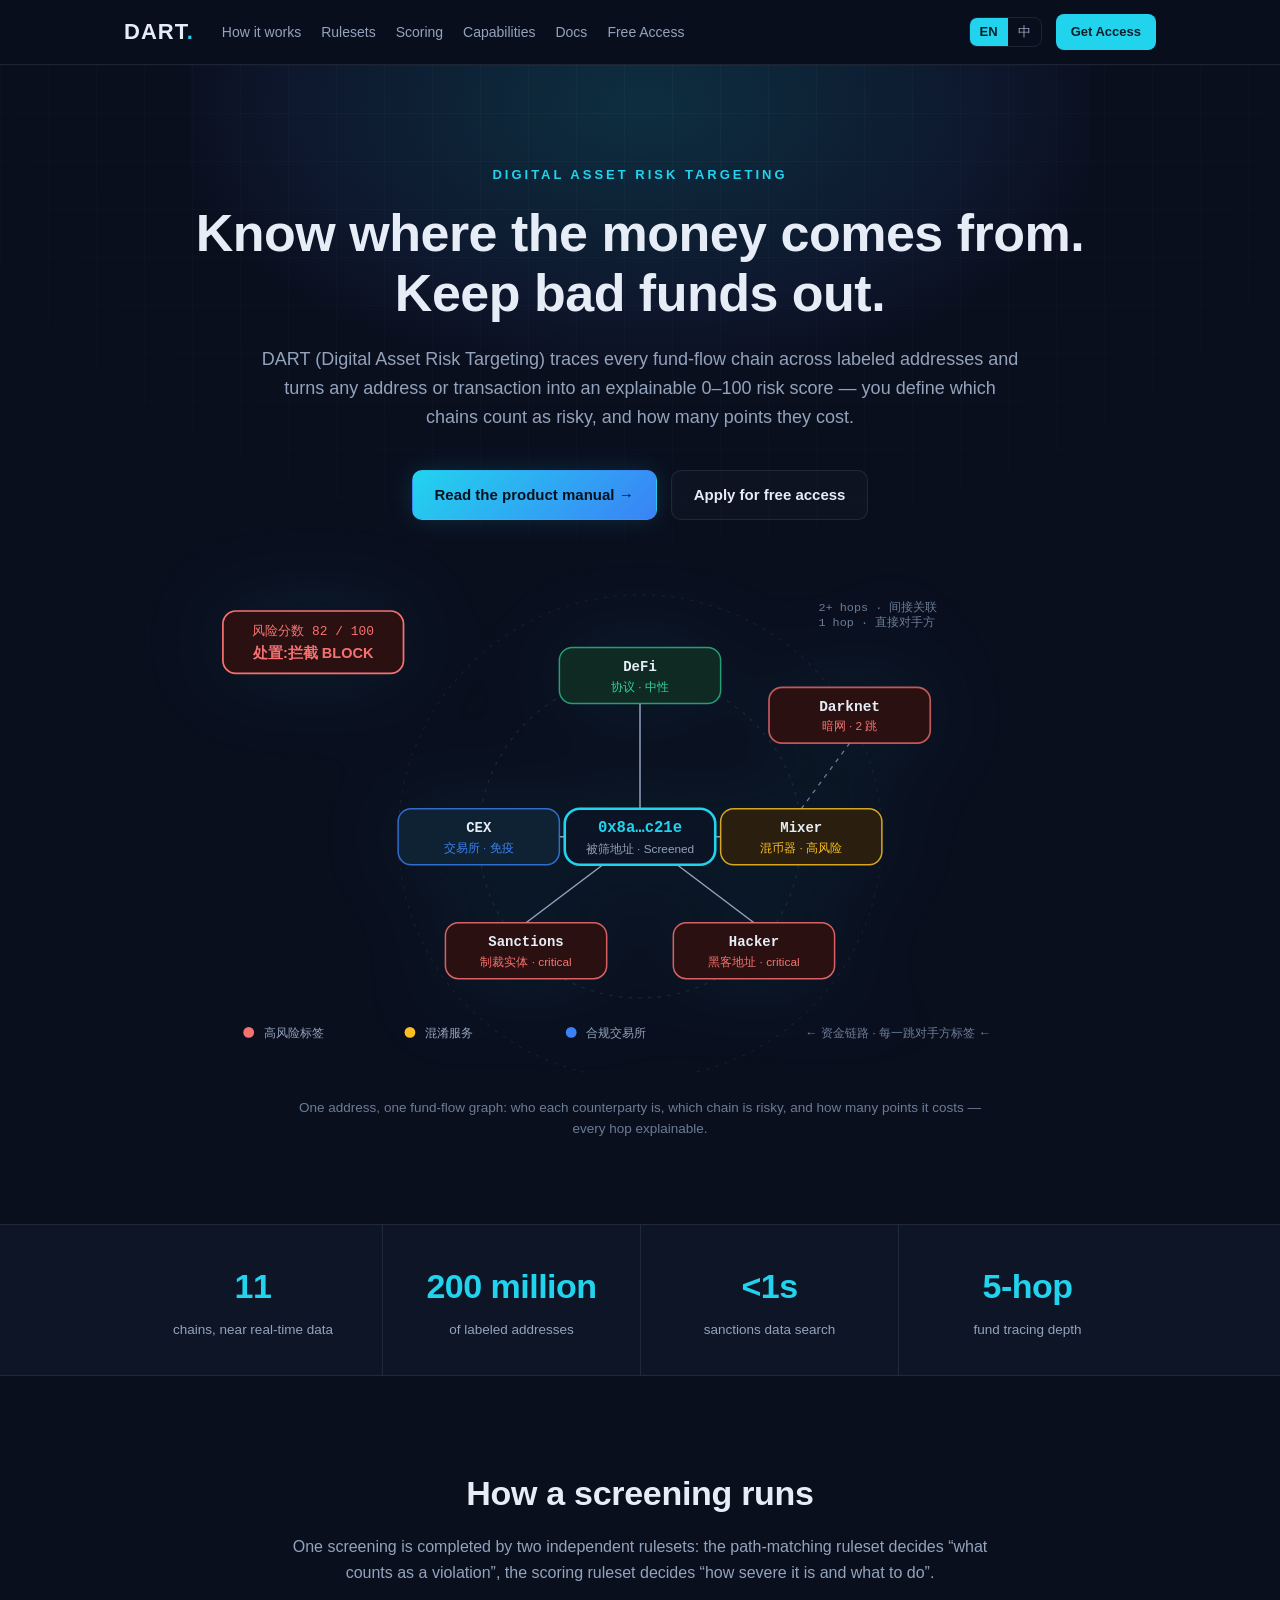
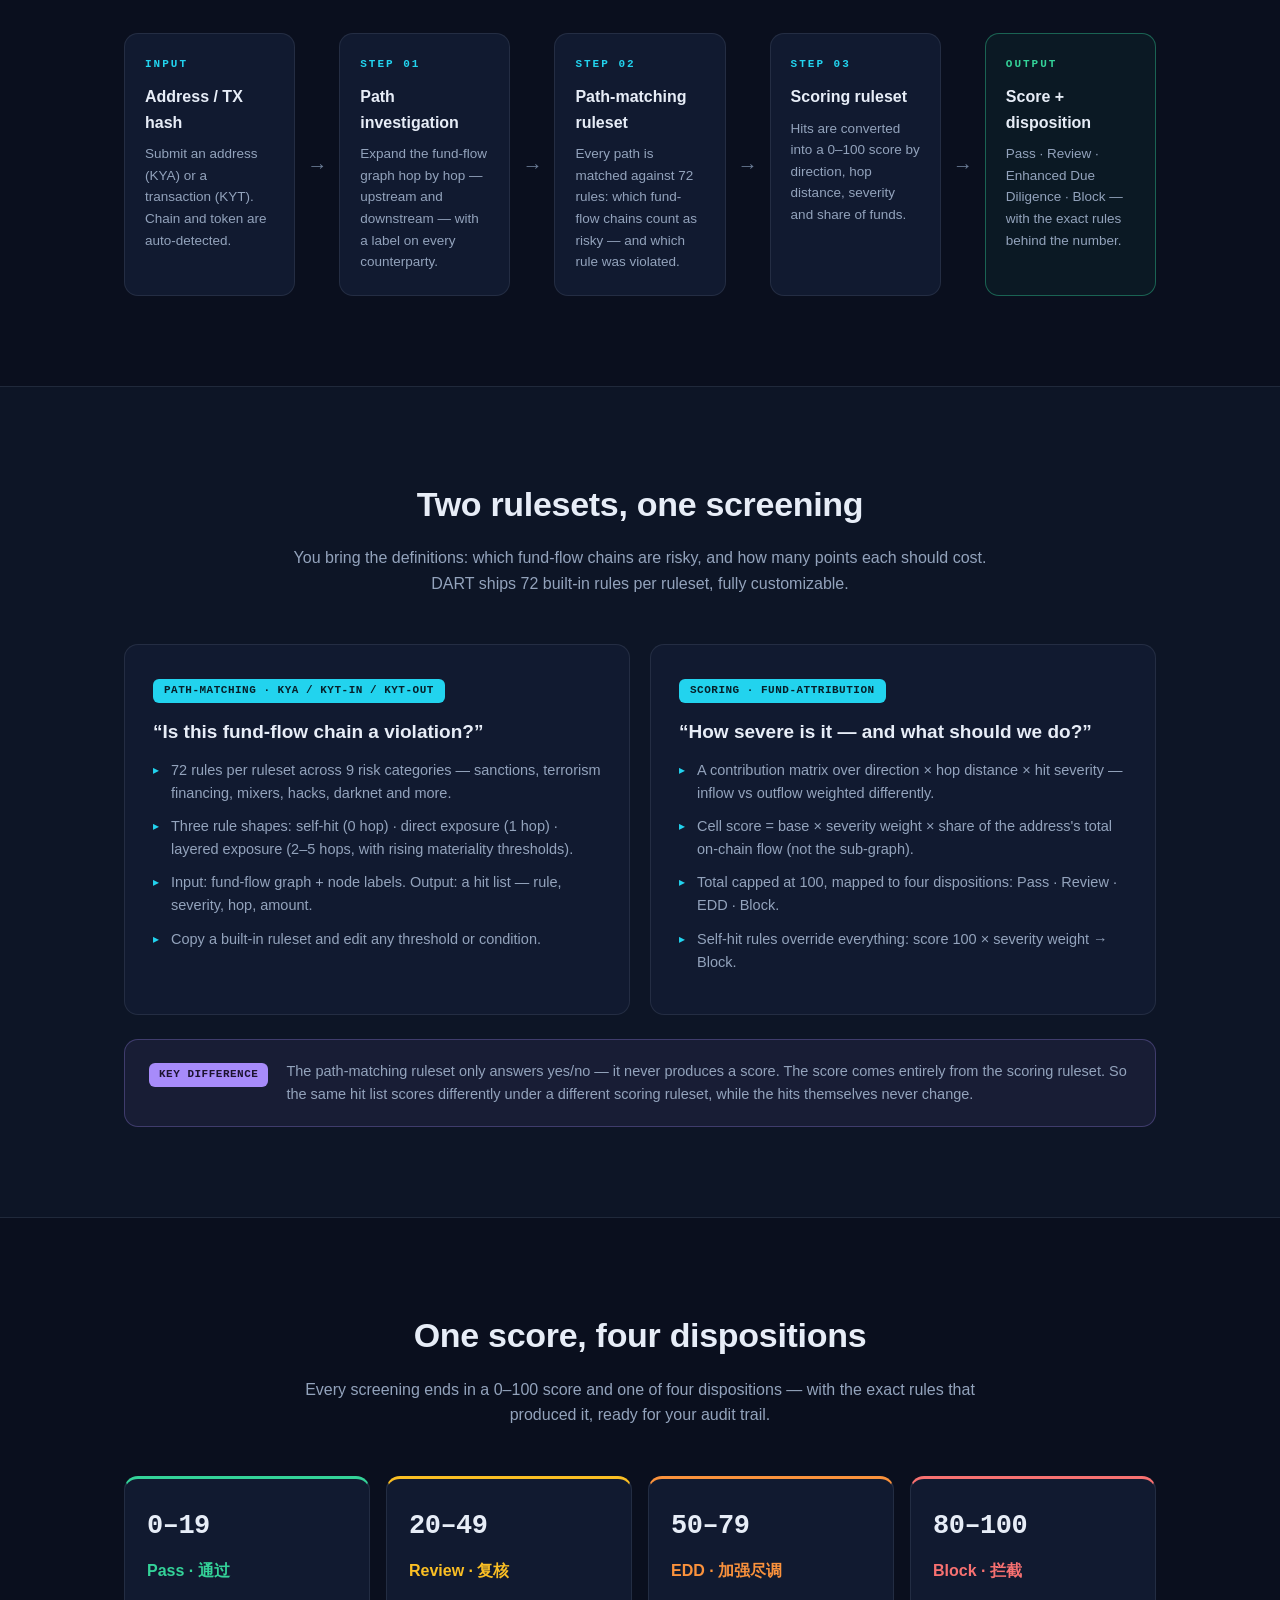
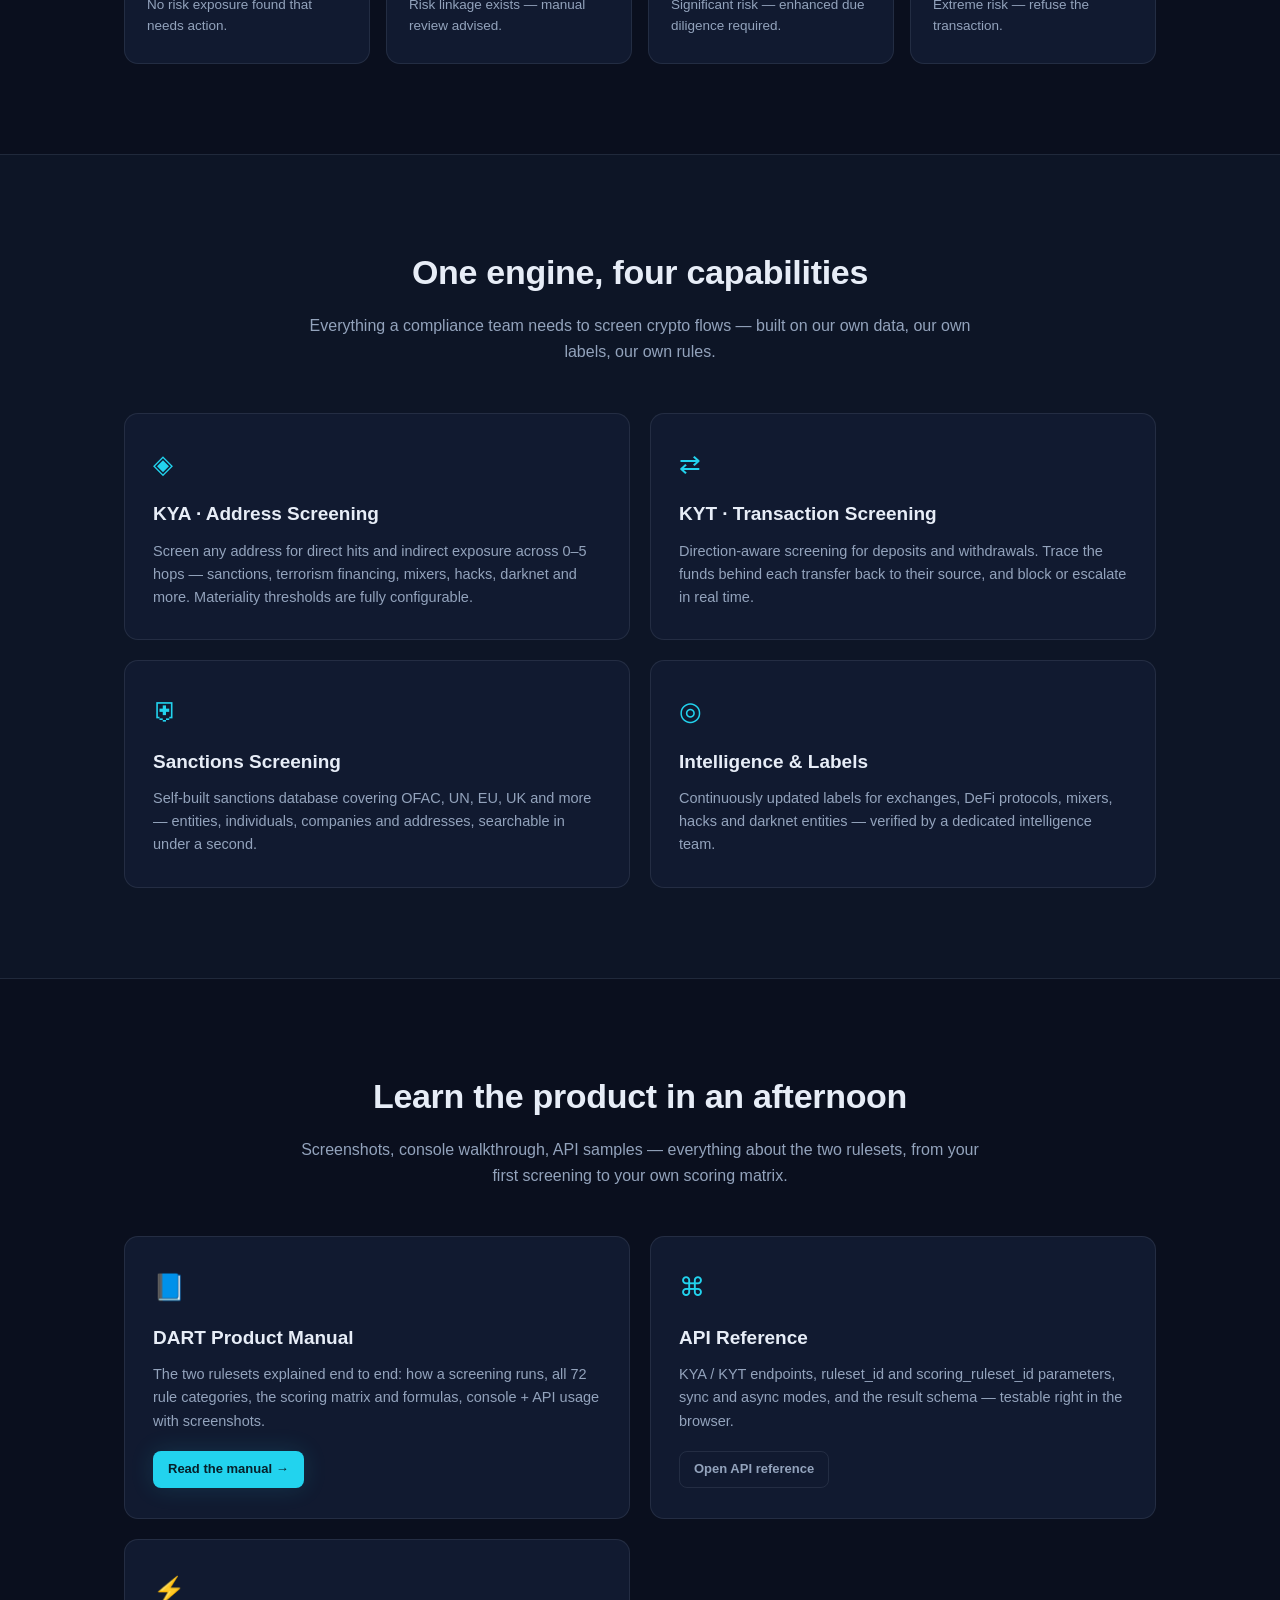
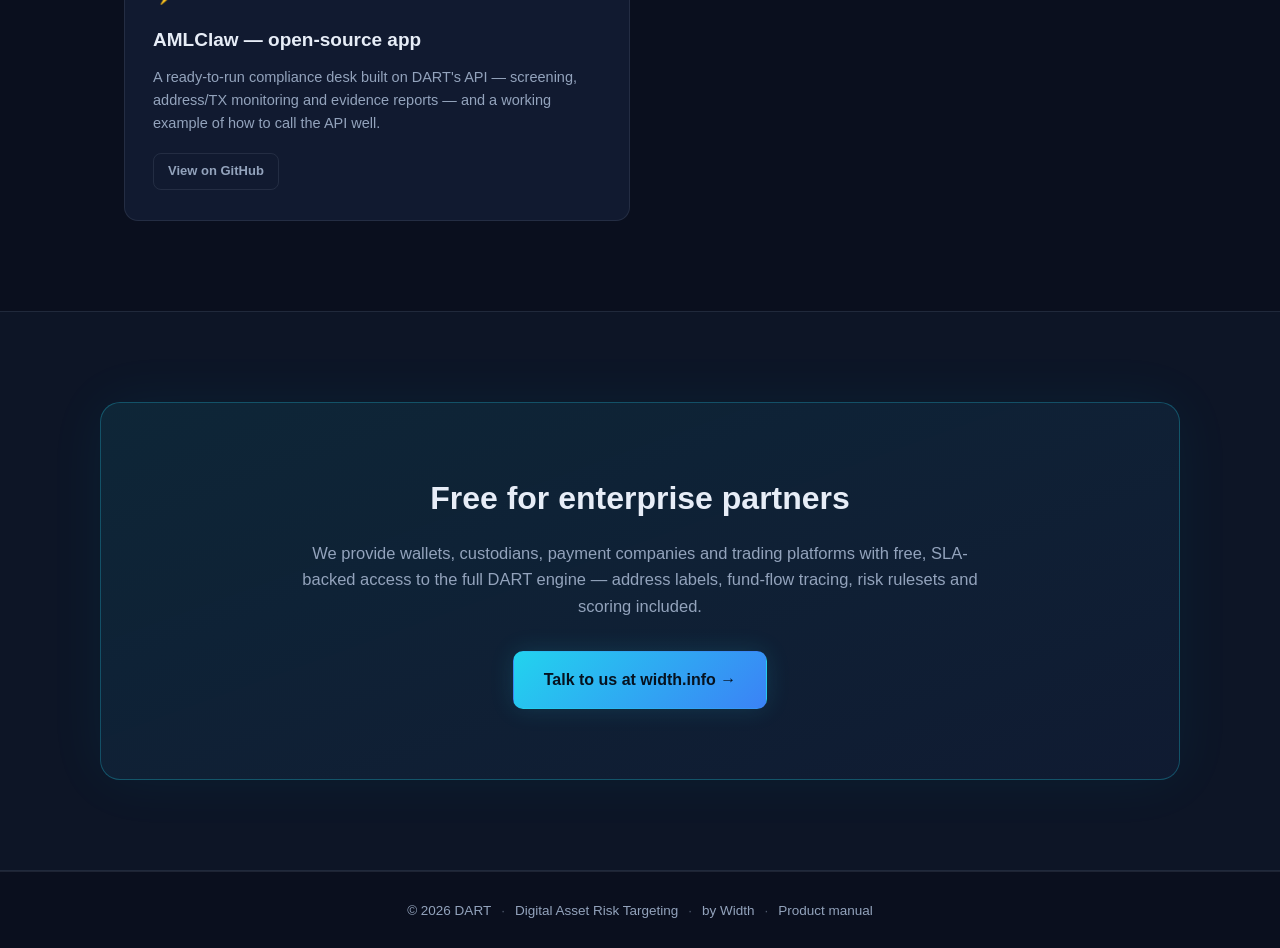
<file: index.html>
<!DOCTYPE html>
<html lang="en">
<head>
  <meta charset="UTF-8">
  <meta name="viewport" content="width=device-width, initial-scale=1.0">
  <title>DART — Digital Asset Risk Targeting</title>
  <meta name="description" content="DART (Digital Asset Risk Targeting) is an on-chain AML risk engine: address labels + fund-flow path tracing, your own risk rulesets, and an explainable 0–100 risk score. Free for enterprise partners.">
  <link rel="stylesheet" href="style.css">
  <link rel="icon" href="data:image/svg+xml,<svg xmlns='http://www.w3.org/2000/svg' viewBox='0 0 100 100'><rect width='100' height='100' rx='20' fill='%230a0f1e'/><text x='50' y='68' font-size='52' text-anchor='middle' fill='%2322d3ee' font-family='Arial' font-weight='bold'>D</text></svg>">
</head>
<body>

<header class="nav">
  <div class="container nav-inner">
    <a class="brand" href="#top">DART<span class="brand-dot">.</span></a>
    <nav class="nav-links">
      <a href="#how" data-i18n="nav.how">How it works</a>
      <a href="#rulesets" data-i18n="nav.rulesets">Rulesets</a>
      <a href="#scoring" data-i18n="nav.scoring">Scoring</a>
      <a href="#caps" data-i18n="nav.caps">Capabilities</a>
      <a href="#docs" data-i18n="nav.docs">Docs</a>
      <a href="#free" data-i18n="nav.free">Free Access</a>
    </nav>
    <div class="nav-right">
      <div class="lang-toggle" role="group" aria-label="Language">
        <button id="lang-en" class="lang-btn active" onclick="setLang('en')">EN</button>
        <button id="lang-zh" class="lang-btn" onclick="setLang('zh')">中</button>
      </div>
      <a class="btn btn-small" href="https://width.info" target="_blank" rel="noopener" data-i18n="nav.cta">Get Access</a>
    </div>
  </div>
</header>

<main id="top">

  <!-- ============ HERO ============ -->
  <section class="hero">
    <div class="hero-glow"></div>
    <div class="container hero-inner">
      <p class="hero-kicker" data-i18n="hero.kicker">DIGITAL ASSET RISK TARGETING</p>
      <h1 class="hero-title" data-i18n="hero.title">Know where the money comes from.<br>Keep bad funds out.</h1>
      <p class="hero-sub" data-i18n="hero.sub">DART traces every fund-flow chain across labeled addresses and turns any address or transaction into an explainable 0–100 risk score — you decide which chains count as risky, and how many points they cost.</p>
      <div class="hero-actions">
        <a class="btn btn-primary" href="docs.html" data-i18n="hero.cta">Read the product manual →</a>
        <a class="btn btn-ghost" href="https://width.info" target="_blank" rel="noopener" data-i18n="hero.cta2">Apply for free access</a>
      </div>

      <!-- fund-flow graph illustration -->
      <div class="hero-graph">
        <svg viewBox="0 0 800 470" role="img" aria-label="Fund-flow graph: a screened address surrounded by labeled counterparties">
          <!-- hop rings -->
          <circle cx="400" cy="250" r="150" fill="none" stroke="rgba(148,163,184,0.16)" stroke-dasharray="3 6"/>
          <circle cx="400" cy="250" r="225" fill="none" stroke="rgba(148,163,184,0.10)" stroke-dasharray="3 6"/>
          <text x="566" y="40" font-size="11" fill="#6b7c96" font-family="ui-monospace,Menlo,monospace">2+ hops · 间接关联</text>
          <text x="566" y="54" font-size="11" fill="#6b7c96" font-family="ui-monospace,Menlo,monospace">1 hop · 直接对手方</text>

          <!-- edges: center -> 1-hop -->
          <line x1="400" y1="250" x2="400" y2="126" stroke="#93a3bc" stroke-width="1.4" marker-end="url(#arr)"/>
          <line x1="400" y1="250" x2="325" y2="250" stroke="#93a3bc" stroke-width="1.4" marker-end="url(#arr)"/>
          <line x1="400" y1="250" x2="475" y2="250" stroke="#93a3bc" stroke-width="1.4" marker-end="url(#arr)"/>
          <line x1="400" y1="250" x2="294" y2="330" stroke="#93a3bc" stroke-width="1.4" marker-end="url(#arr)"/>
          <line x1="400" y1="250" x2="506" y2="330" stroke="#93a3bc" stroke-width="1.4" marker-end="url(#arr)"/>
          <!-- 2-hop edge: mixer -> darknet -->
          <line x1="550" y1="224" x2="595" y2="163" stroke="#6b7c96" stroke-width="1.2" stroke-dasharray="4 5" marker-end="url(#arr-faint)"/>

          <!-- 2-hop: darknet -->
          <g>
            <rect x="520" y="111" width="150" height="52" rx="12" fill="#2a1010" stroke="#f87171" stroke-opacity="0.75" stroke-width="1.6"/>
            <text x="595" y="133" font-size="13.5" font-weight="700" fill="#e7edf7" text-anchor="middle" font-family="ui-monospace,Menlo,monospace">Darknet</text>
            <text x="595" y="151" font-size="11" fill="#f87171" text-anchor="middle">暗网 · 2 跳</text>
          </g>

          <!-- 1-hop: DeFi -->
          <g>
            <rect x="325" y="74" width="150" height="52" rx="12" fill="#0e2a22" stroke="#34d399" stroke-opacity="0.7" stroke-width="1.4"/>
            <text x="400" y="96" font-size="13" font-weight="700" fill="#e7edf7" text-anchor="middle" font-family="ui-monospace,Menlo,monospace">DeFi</text>
            <text x="400" y="114" font-size="11" fill="#34d399" text-anchor="middle">协议 · 中性</text>
          </g>

          <!-- 1-hop: CEX -->
          <g>
            <rect x="175" y="224" width="150" height="52" rx="12" fill="#0e2233" stroke="#3b82f6" stroke-opacity="0.8" stroke-width="1.4"/>
            <text x="250" y="246" font-size="13" font-weight="700" fill="#e7edf7" text-anchor="middle" font-family="ui-monospace,Menlo,monospace">CEX</text>
            <text x="250" y="264" font-size="11" fill="#3b82f6" text-anchor="middle">交易所 · 免疫</text>
          </g>

          <!-- 1-hop: Mixer -->
          <g>
            <rect x="475" y="224" width="150" height="52" rx="12" fill="#2a1f0e" stroke="#fbbf24" stroke-opacity="0.85" stroke-width="1.4"/>
            <text x="550" y="246" font-size="13" font-weight="700" fill="#e7edf7" text-anchor="middle" font-family="ui-monospace,Menlo,monospace">Mixer</text>
            <text x="550" y="264" font-size="11" fill="#fbbf24" text-anchor="middle">混币器 · 高风险</text>
          </g>

          <!-- 1-hop: Sanctions -->
          <g>
            <rect x="219" y="330" width="150" height="52" rx="12" fill="#2a1010" stroke="#f87171" stroke-opacity="0.85" stroke-width="1.4"/>
            <text x="294" y="352" font-size="13" font-weight="700" fill="#e7edf7" text-anchor="middle" font-family="ui-monospace,Menlo,monospace">Sanctions</text>
            <text x="294" y="370" font-size="11" fill="#f87171" text-anchor="middle">制裁实体 · critical</text>
          </g>

          <!-- 1-hop: Hacker -->
          <g>
            <rect x="431" y="330" width="150" height="52" rx="12" fill="#2a1010" stroke="#f87171" stroke-opacity="0.85" stroke-width="1.4"/>
            <text x="506" y="352" font-size="13" font-weight="700" fill="#e7edf7" text-anchor="middle" font-family="ui-monospace,Menlo,monospace">Hacker</text>
            <text x="506" y="370" font-size="11" fill="#f87171" text-anchor="middle">黑客地址 · critical</text>
          </g>

          <!-- center: screened address -->
          <g>
            <rect x="330" y="224" width="140" height="52" rx="14" fill="#0a1424" stroke="#22d3ee" stroke-width="2.4"/>
            <text x="400" y="246" font-size="14.5" font-weight="800" fill="#22d3ee" text-anchor="middle" font-family="ui-monospace,Menlo,monospace">0x8a…c21e</text>
            <text x="400" y="265" font-size="11" fill="#93a3bc" text-anchor="middle">被筛地址 · Screened</text>
          </g>

          <!-- score chip -->
          <g>
            <rect x="12" y="40" width="168" height="58" rx="12" fill="#2a1010" stroke="#f87171" stroke-width="1.6"/>
            <text x="96" y="62" font-size="12" fill="#f87171" text-anchor="middle" font-family="ui-monospace,Menlo,monospace">风险分数 82 / 100</text>
            <text x="96" y="84" font-size="13.5" font-weight="800" fill="#f87171" text-anchor="middle">处置:拦截 BLOCK</text>
          </g>

          <!-- legend -->
          <g font-size="11.5" fill="#93a3bc">
            <circle cx="36" cy="432" r="5" fill="#f87171"/><text x="50" y="436">高风险标签</text>
            <circle cx="186" cy="432" r="5" fill="#fbbf24"/><text x="200" y="436">混淆服务</text>
            <circle cx="336" cy="432" r="5" fill="#3b82f6"/><text x="350" y="436">合规交易所</text>
            <text x="640" y="436" text-anchor="middle" fill="#6b7c96">← 资金链路 · 每一跳对手方标签 ←</text>
          </g>
        </svg>
        <p class="hero-graph-caption" data-i18n="graph.caption">One address, one fund-flow graph: who each counterparty is, which chain is risky, and how many points it costs — every hop explainable.</p>
      </div>
    </div>
  </section>

  <!-- ============ STATS ============ -->
  <section class="stats">
    <div class="container stats-grid">
      <div class="stat">
        <div class="stat-num">11</div>
        <div class="stat-label" data-i18n="stats.chains">chains, near real-time data</div>
      </div>
      <div class="stat">
        <div class="stat-num" data-i18n="stats.millionsNum">200 million</div>
        <div class="stat-label" data-i18n="stats.labels">of labeled addresses</div>
      </div>
      <div class="stat">
        <div class="stat-num">&lt;1s</div>
        <div class="stat-label" data-i18n="stats.sanctions">sanctions data search</div>
      </div>
      <div class="stat">
        <div class="stat-num">5-hop</div>
        <div class="stat-label" data-i18n="stats.tracing">fund tracing depth</div>
      </div>
    </div>
  </section>

  <!-- ============ HOW A SCREENING RUNS ============ -->
  <section class="section" id="how">
    <div class="container">
      <h2 class="section-title" data-i18n="pl.title">How a screening runs</h2>
      <p class="section-sub" data-i18n="pl.sub">One screening is completed by two independent rulesets: the path-matching ruleset decides “what counts as a violation”, the scoring ruleset decides “how severe it is and what to do”.</p>
      <div class="pipeline">
        <div class="pl-step">
          <div class="pl-num">INPUT</div>
          <h3 data-i18n="pl.s1t">Address / TX hash</h3>
          <p data-i18n="pl.s1b">Submit an address (KYA) or a transaction (KYT). Chain and token are auto-detected.</p>
        </div>
        <div class="pl-arrow">→</div>
        <div class="pl-step">
          <div class="pl-num">STEP 01</div>
          <h3 data-i18n="pl.s2t">Path investigation</h3>
          <p data-i18n="pl.s2b">Expand the fund-flow graph hop by hop — upstream and downstream — with a label on every counterparty.</p>
        </div>
        <div class="pl-arrow">→</div>
        <div class="pl-step">
          <div class="pl-num">STEP 02</div>
          <h3 data-i18n="pl.s3t">Path-matching ruleset</h3>
          <p data-i18n="pl.s3b">Every path is matched against 72 rules: which fund-flow chains count as risky — and which rule was violated.</p>
        </div>
        <div class="pl-arrow">→</div>
        <div class="pl-step">
          <div class="pl-num">STEP 03</div>
          <h3 data-i18n="pl.s4t">Scoring ruleset</h3>
          <p data-i18n="pl.s4b">Hits are converted into a 0–100 score by direction, hop distance, severity and share of funds.</p>
        </div>
        <div class="pl-arrow">→</div>
        <div class="pl-step pl-out">
          <div class="pl-num">OUTPUT</div>
          <h3 data-i18n="pl.outt">Score + disposition</h3>
          <p data-i18n="pl.outb">Pass · Review · Enhanced Due Diligence · Block — with the exact rules behind the number.</p>
        </div>
      </div>
    </div>
  </section>

  <!-- ============ TWO RULESETS ============ -->
  <section class="section section-alt" id="rulesets">
    <div class="container">
      <h2 class="section-title" data-i18n="rs.title">Two rulesets, one screening</h2>
      <p class="section-sub" data-i18n="rs.sub">You bring the definitions: which fund-flow chains are risky, and how many points each should cost. DART ships 72 built-in rules per ruleset, fully customizable.</p>
      <div class="split">
        <div class="rs-card">
          <span class="rs-tag" data-i18n="rs.at">PATH-MATCHING · KYA / KYT-IN / KYT-OUT</span>
          <h3 data-i18n="rs.atitle">“Is this fund-flow chain a violation?”</h3>
          <ul>
            <li data-i18n="rs.a1">72 rules per ruleset across 9 risk categories — sanctions, terrorism financing, mixers, hacks, darknet and more.</li>
            <li data-i18n="rs.a2">Three rule shapes: self-hit (0 hop) · direct exposure (1 hop) · layered exposure (2–5 hops, with rising materiality thresholds).</li>
            <li data-i18n="rs.a3">Input: fund-flow graph + node labels. Output: a hit list — rule, severity, hop, amount.</li>
            <li data-i18n="rs.a4">Copy a built-in ruleset and edit any threshold or condition.</li>
          </ul>
        </div>
        <div class="rs-card">
          <span class="rs-tag" data-i18n="rs.bt">SCORING · FUND-ATTRIBUTION</span>
          <h3 data-i18n="rs.btitle">“How severe is it — and what should we do?”</h3>
          <ul>
            <li data-i18n="rs.b1">A contribution matrix over direction × hop distance × hit severity — inflow vs outflow weighted differently.</li>
            <li data-i18n="rs.b2">Cell score = base × severity weight × share of the address's total on-chain flow (not the sub-graph).</li>
            <li data-i18n="rs.b3">Total capped at 100, mapped to four dispositions: Pass · Review · EDD · Block.</li>
            <li data-i18n="rs.b4">Self-hit rules override everything: score 100 × severity weight → Block.</li>
          </ul>
        </div>
      </div>
      <div class="key-note">
        <span class="key-note-tag" data-i18n="rs.keytag">KEY DIFFERENCE</span>
        <p data-i18n="rs.keybody">The path-matching ruleset only answers yes/no — it never produces a score. The score comes entirely from the scoring ruleset. So the same hit list scores differently under a different scoring ruleset, while the hits themselves never change.</p>
      </div>
    </div>
  </section>

  <!-- ============ SCORING TIERS ============ -->
  <section class="section" id="scoring">
    <div class="container">
      <h2 class="section-title" data-i18n="tiers.title">One score, four dispositions</h2>
      <p class="section-sub" data-i18n="tiers.sub">Every screening ends in a 0–100 score and one of four dispositions — with the exact rules that produced it, ready for your audit trail.</p>
      <div class="tiers">
        <div class="tier tier-pass">
          <div class="tier-score">0–19</div>
          <div class="tier-verdict" data-i18n="tiers.t1">Pass · 通过</div>
          <p data-i18n="tiers.b1">No risk exposure found that needs action.</p>
        </div>
        <div class="tier tier-review">
          <div class="tier-score">20–49</div>
          <div class="tier-verdict" data-i18n="tiers.t2">Review · 复核</div>
          <p data-i18n="tiers.b2">Risk linkage exists — manual review advised.</p>
        </div>
        <div class="tier tier-edd">
          <div class="tier-score">50–79</div>
          <div class="tier-verdict" data-i18n="tiers.t3">EDD · 加强尽调</div>
          <p data-i18n="tiers.b3">Significant risk — enhanced due diligence required.</p>
        </div>
        <div class="tier tier-block">
          <div class="tier-score">80–100</div>
          <div class="tier-verdict" data-i18n="tiers.t4">Block · 拦截</div>
          <p data-i18n="tiers.b4">Extreme risk — refuse the transaction.</p>
        </div>
      </div>
    </div>
  </section>

  <!-- ============ CAPABILITIES ============ -->
  <section class="section section-alt" id="caps">
    <div class="container">
      <h2 class="section-title" data-i18n="caps.title">One engine, four capabilities</h2>
      <p class="section-sub" data-i18n="caps.sub">Everything a compliance team needs to screen crypto flows — built on our own data, our own labels, our own rules.</p>
      <div class="cards">
        <div class="card">
          <div class="card-icon">◈</div>
          <h3 data-i18n="caps.kya.t">KYA · Address Screening</h3>
          <p data-i18n="caps.kya.b">Screen any address for direct hits and indirect exposure across 0–5 hops — sanctions, terrorism financing, mixers, hacks, darknet and more. Materiality thresholds are fully configurable.</p>
        </div>
        <div class="card">
          <div class="card-icon">⇄</div>
          <h3 data-i18n="caps.kyt.t">KYT · Transaction Screening</h3>
          <p data-i18n="caps.kyt.b">Direction-aware screening for deposits and withdrawals. Trace the funds behind each transfer back to their source, and block or escalate in real time.</p>
        </div>
        <div class="card">
          <div class="card-icon">⛨</div>
          <h3 data-i18n="caps.san.t">Sanctions Screening</h3>
          <p data-i18n="caps.san.b">Self-built sanctions database covering OFAC, UN, EU, UK and more — entities, individuals, companies and addresses, searchable in under a second.</p>
        </div>
        <div class="card">
          <div class="card-icon">◎</div>
          <h3 data-i18n="caps.lab.t">Intelligence &amp; Labels</h3>
          <p data-i18n="caps.lab.b">Continuously updated labels for exchanges, DeFi protocols, mixers, hacks and darknet entities — verified by a dedicated intelligence team.</p>
        </div>
      </div>
    </div>
  </section>

  <!-- ============ DOCS ============ -->
  <section class="section" id="docs">
    <div class="container">
      <h2 class="section-title" data-i18n="docs.title">Learn the product in an afternoon</h2>
      <p class="section-sub" data-i18n="docs.sub">Screenshots, console walkthrough, API samples — everything about the two rulesets, from your first screening to your own scoring matrix.</p>
      <div class="cards">
        <div class="card">
          <div class="card-icon">📘</div>
          <h3 data-i18n="docs.f1.t">DART Product Manual</h3>
          <p data-i18n="docs.f1.b">The two rulesets explained end to end: how a screening runs, all 72 rule categories, the scoring matrix and formulas, console + API usage with screenshots.</p>
          <a class="btn btn-primary btn-small card-cta" href="docs.html" data-i18n="docs.cta1">Read the manual →</a>
        </div>
        <div class="card">
          <div class="card-icon">⌘</div>
          <h3 data-i18n="docs.f2.t">API Reference</h3>
          <p data-i18n="docs.f2.b">KYA / KYT endpoints, ruleset_id and scoring_ruleset_id parameters, sync and async modes, and the result schema — testable right in the browser.</p>
          <a class="btn btn-ghost btn-small card-cta" href="https://width.info/api-reference" target="_blank" rel="noopener" data-i18n="docs.cta2">Open API reference</a>
        </div>
        <div class="card">
          <div class="card-icon">⚡</div>
          <h3 data-i18n="docs.f3.t">AMLClaw — open-source app</h3>
          <p data-i18n="docs.f3.b">A ready-to-run compliance desk built on DART's API — screening, address/TX monitoring and evidence reports — and a working example of how to call the API well.</p>
          <a class="btn btn-ghost btn-small card-cta" href="https://github.com/amlclaw/amlclaw.com" target="_blank" rel="noopener" data-i18n="docs.cta3">View on GitHub</a>
        </div>
      </div>
    </div>
  </section>

  <!-- ============ FREE ACCESS ============ -->
  <section class="section section-alt" id="free">
    <div class="container free-box">
      <h2 class="free-title" data-i18n="free.title">Free for enterprise partners</h2>
      <p class="free-body" data-i18n="free.body">We provide wallets, custodians, payment companies and trading platforms with free, SLA-backed access to the full DART engine — address labels, fund-flow tracing, risk rulesets and scoring included.</p>
      <a class="btn btn-primary btn-lg" href="https://width.info" target="_blank" rel="noopener" data-i18n="free.cta">Talk to us at width.info →</a>
    </div>
  </section>

</main>

<footer class="footer">
  <div class="container footer-inner">
    <span>© 2026 DART</span>
    <span class="footer-sep">·</span>
    <span data-i18n="footer.name">Digital Asset Risk Targeting</span>
    <span class="footer-sep">·</span>
    <a href="https://width.info" target="_blank" rel="noopener" data-i18n="footer.by">by Width</a>
    <span class="footer-sep">·</span>
    <a href="docs.html" data-i18n="footer.docs">Product manual</a>
  </div>
</footer>

<script src="i18n.js"></script>
</body>
</html>
</file>
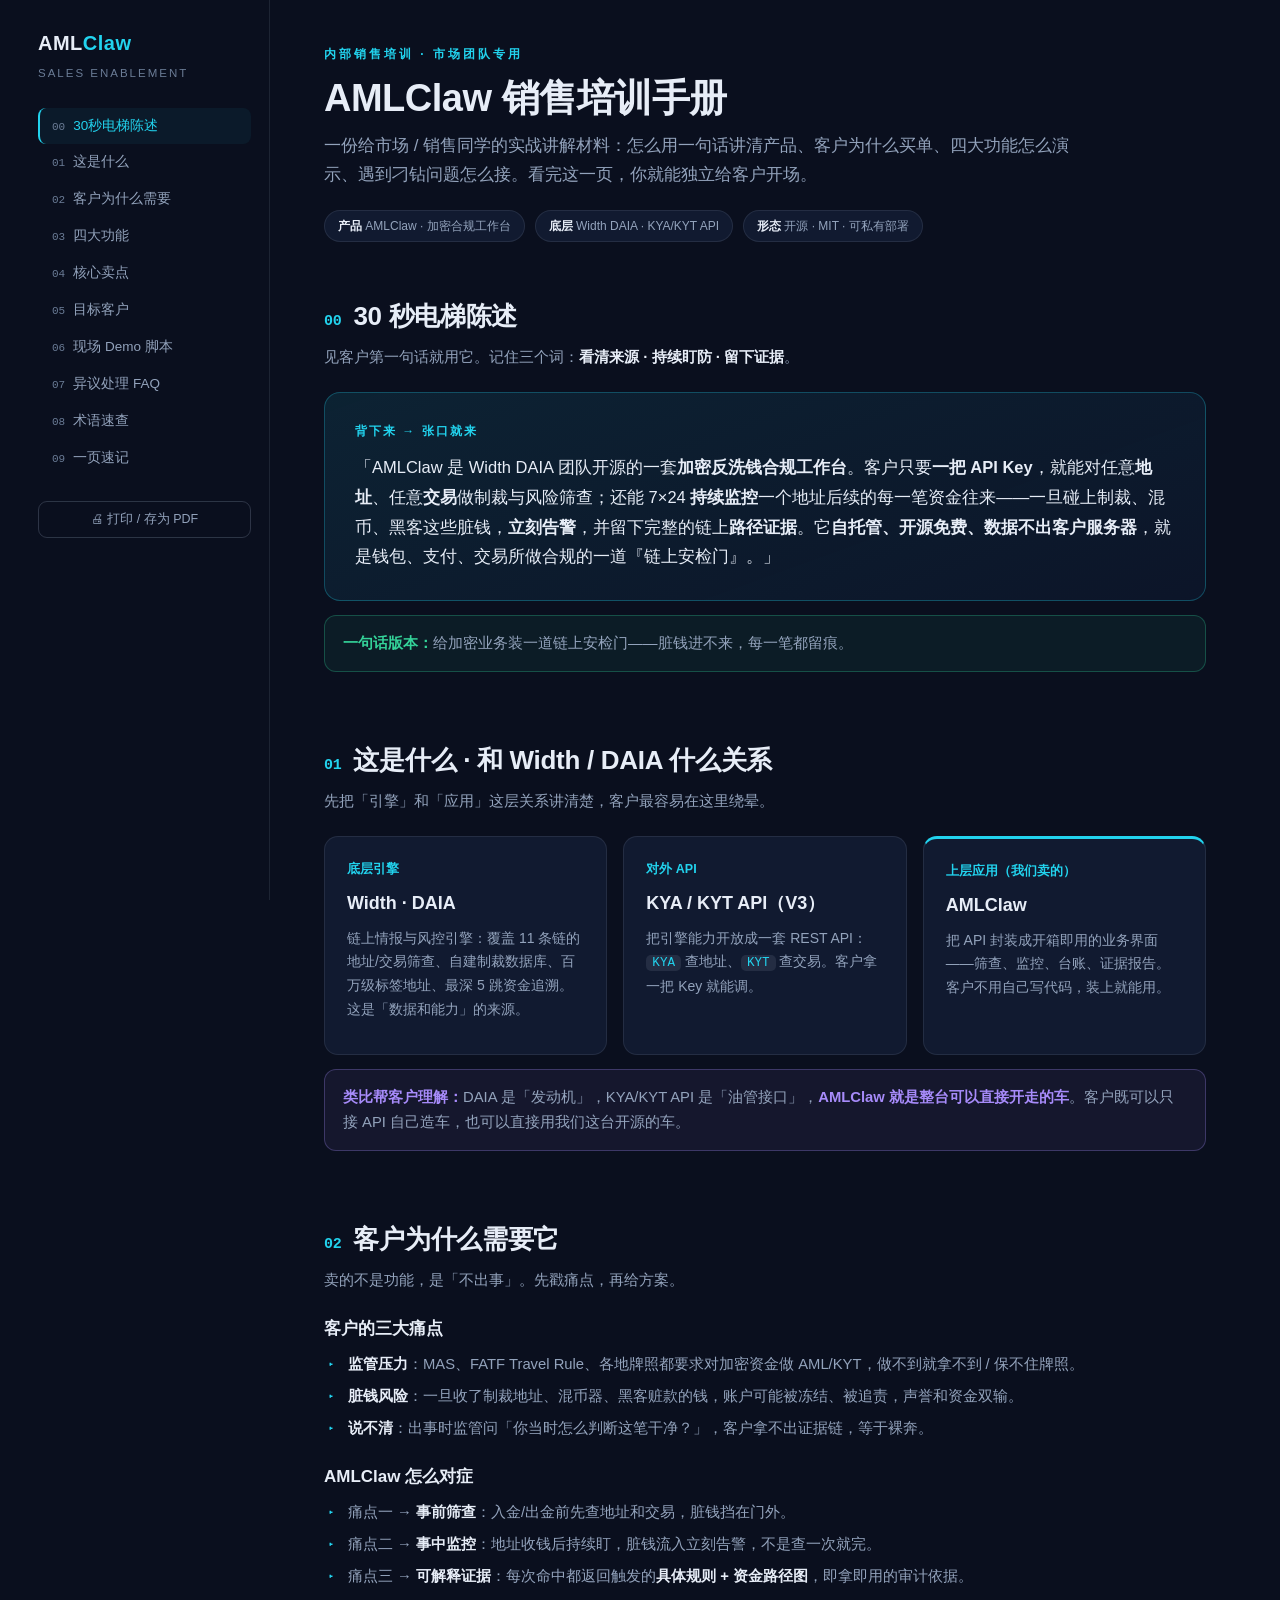
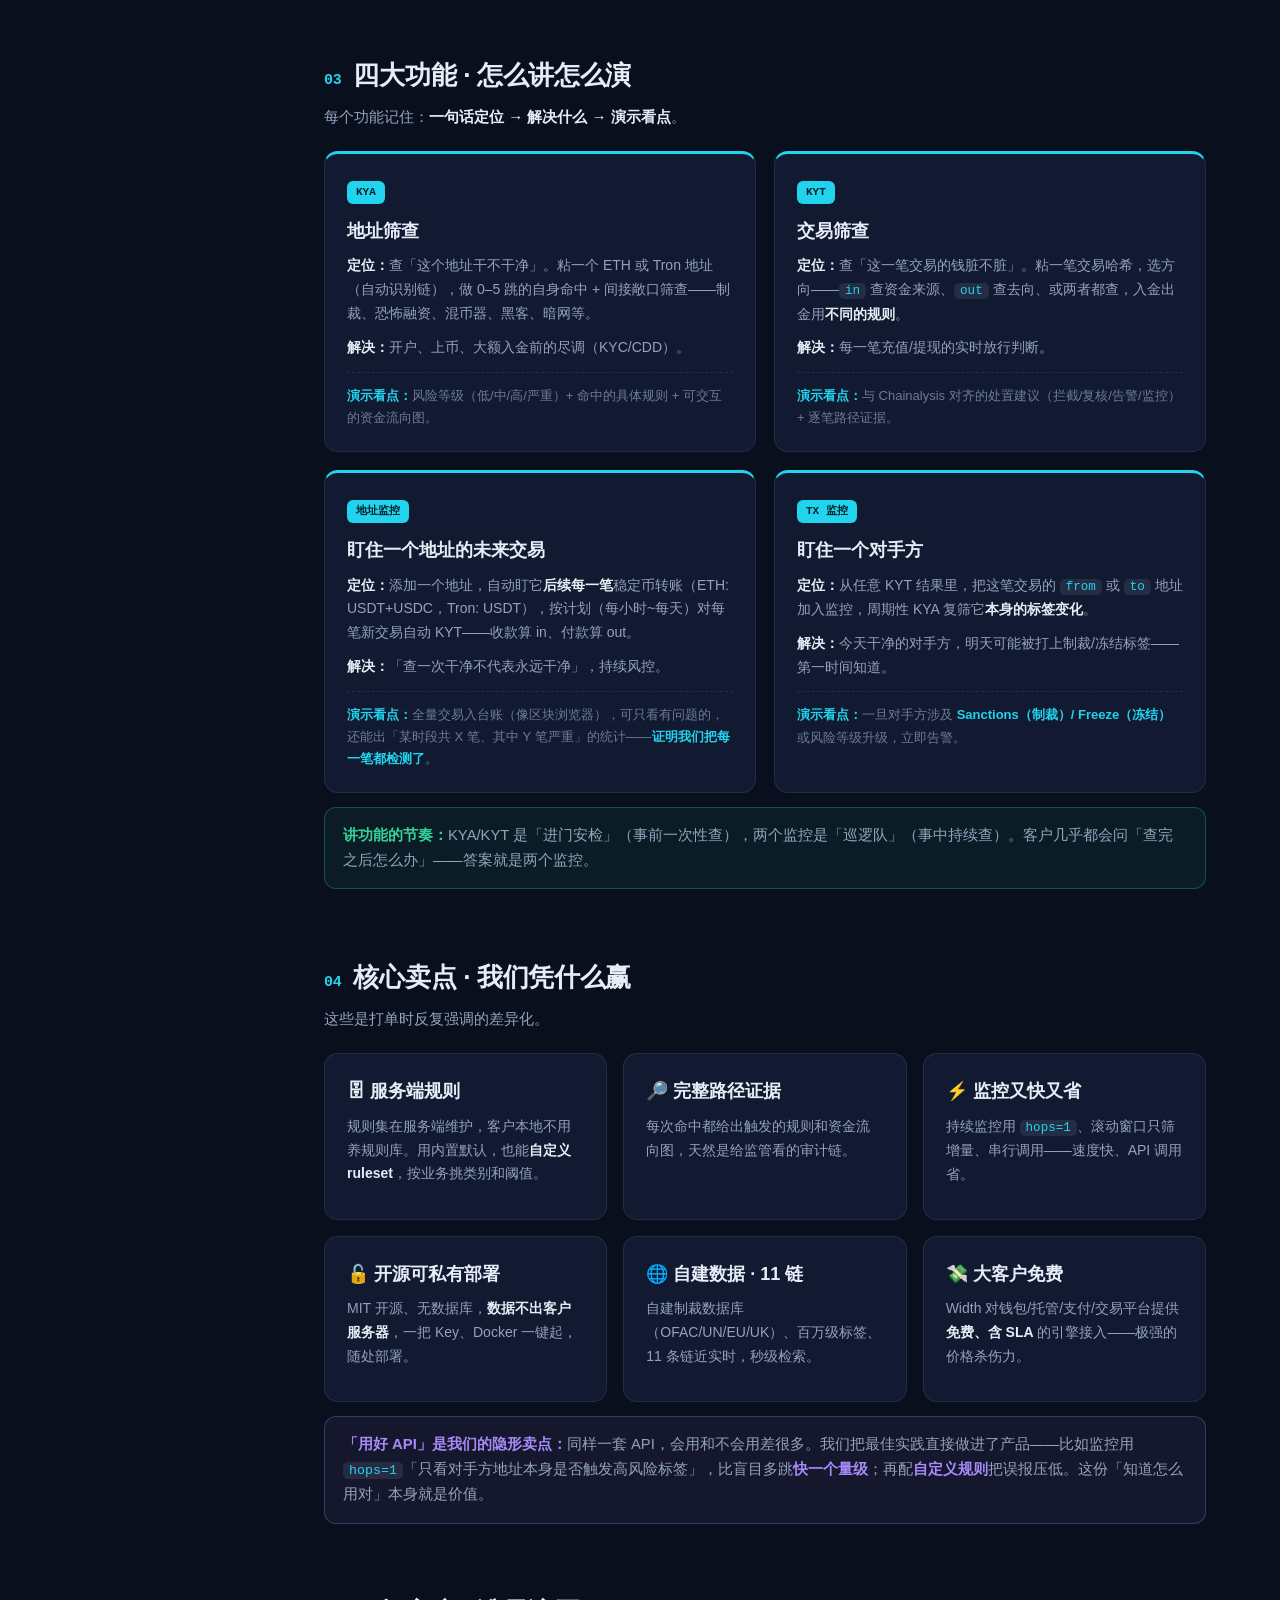
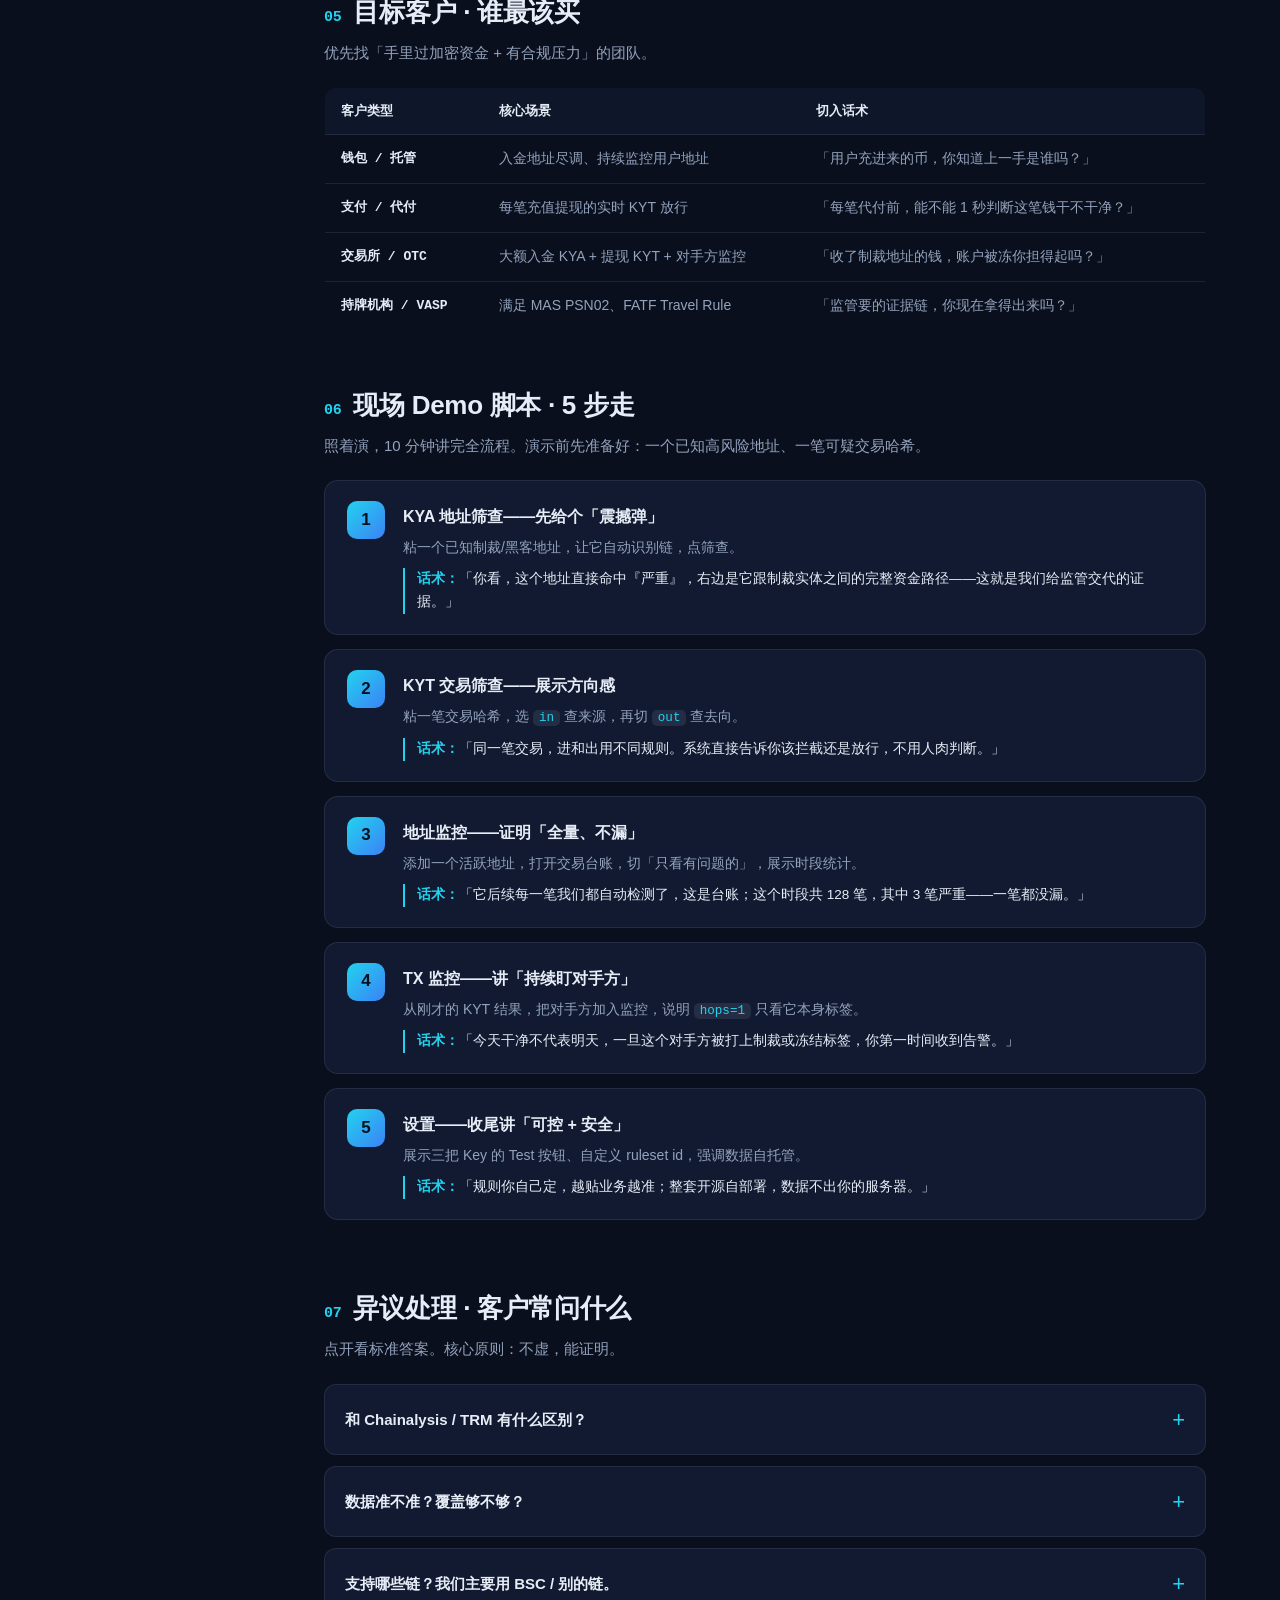
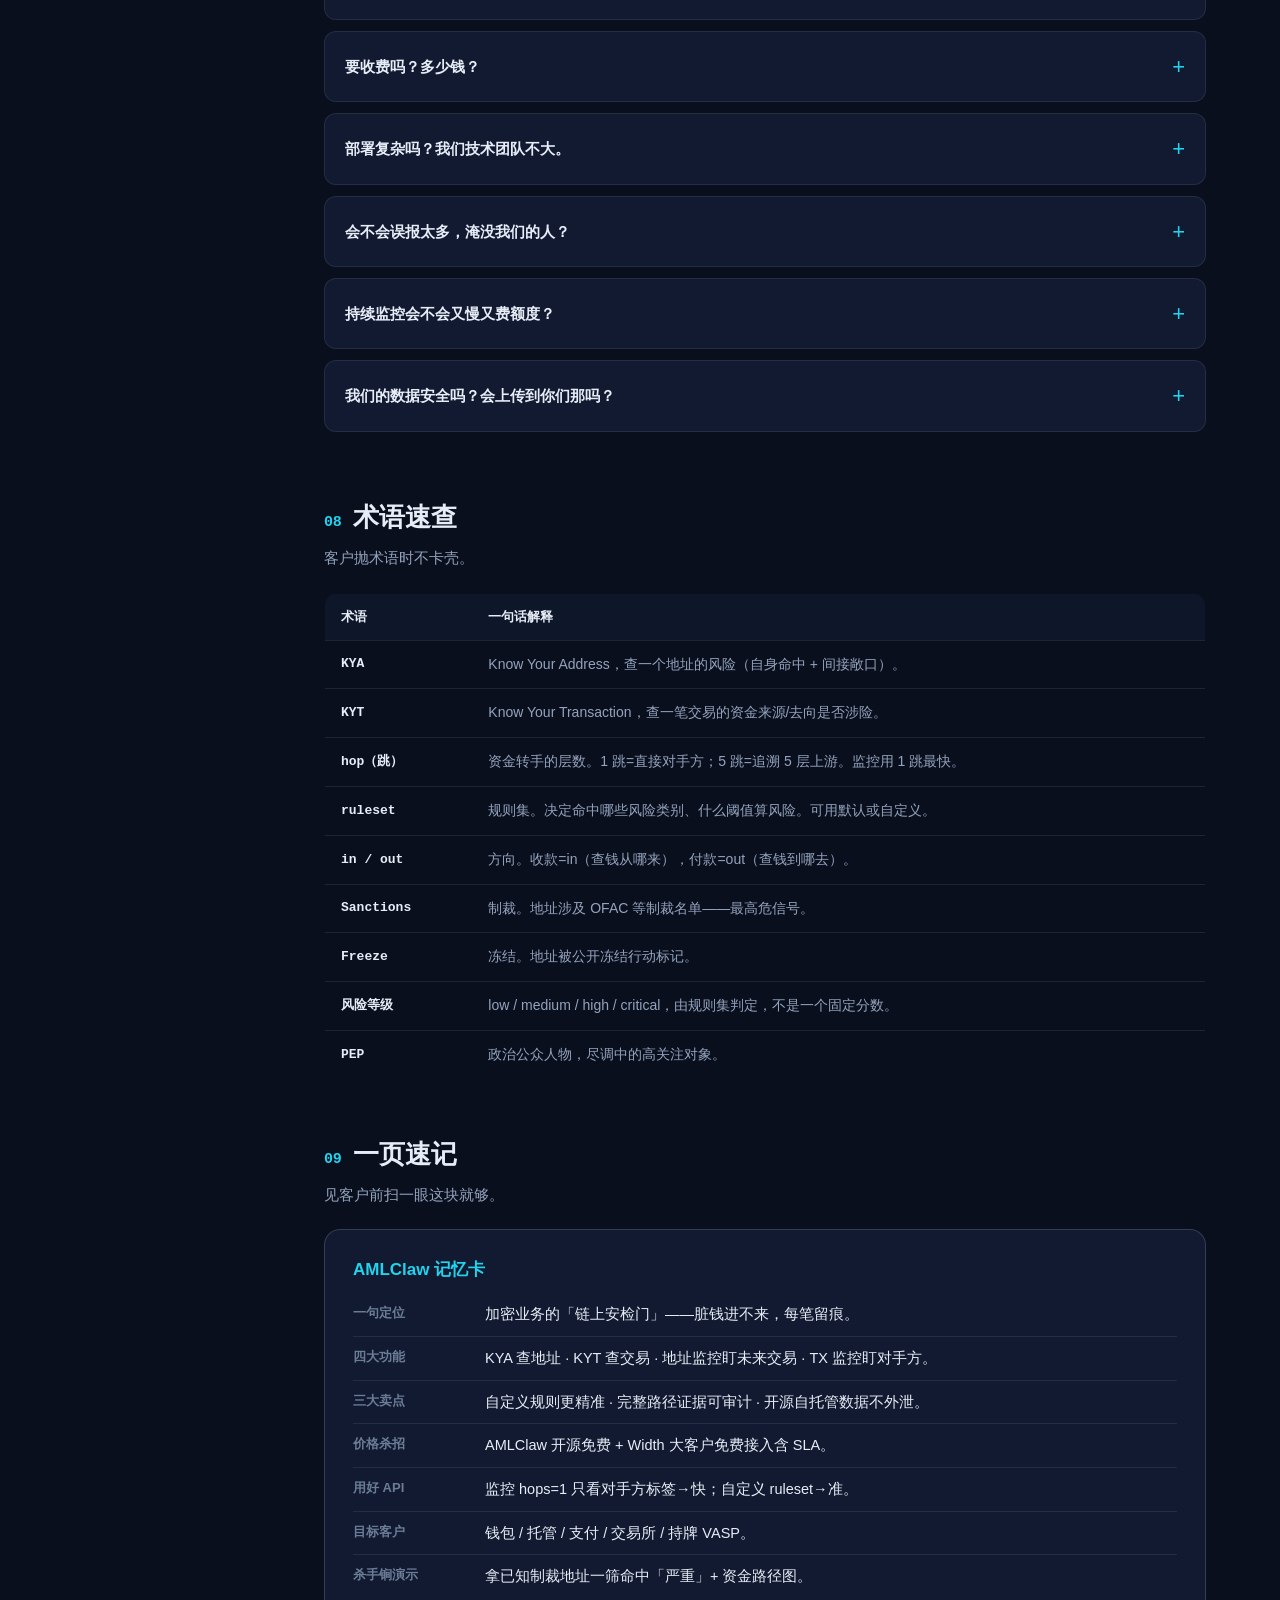
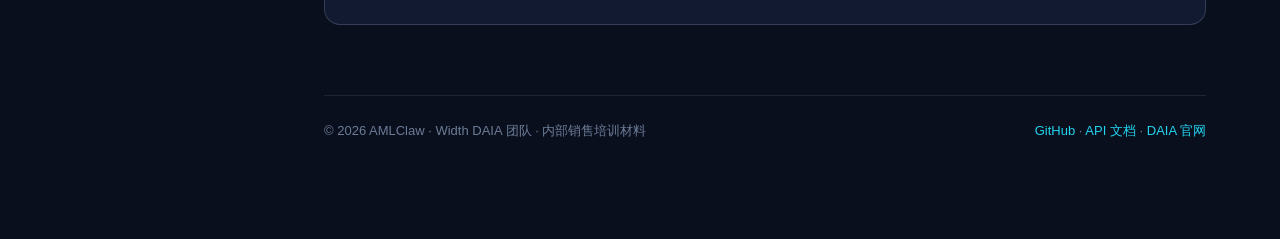
<file: amlclaw-training.html>
<!DOCTYPE html>
<html lang="zh-CN">
<head>
<meta charset="UTF-8">
<meta name="viewport" content="width=device-width, initial-scale=1.0">
<title>AMLClaw 销售培训手册 · Sales Enablement</title>
<meta name="description" content="AMLClaw 销售培训手册：定位、客户痛点、四大功能讲解、核心卖点、目标客户、现场 Demo 脚本、异议处理与话术、术语速查。">
<link rel="icon" href="data:image/svg+xml,<svg xmlns='http://www.w3.org/2000/svg' viewBox='0 0 100 100'><rect width='100' height='100' rx='20' fill='%230a0f1e'/><text x='50' y='68' font-size='52' text-anchor='middle' fill='%2322d3ee' font-family='Arial' font-weight='bold'>A</text></svg>">
<style>
:root{
  --bg:#0a0f1e; --bg-alt:#0d1526; --panel:#111a30; --panel-2:#0e1729;
  --border:rgba(148,163,184,.14); --border-strong:rgba(148,163,184,.26);
  --text:#e7edf7; --muted:#93a3bc; --muted-2:#6b7c96;
  --accent:#22d3ee; --accent-2:#3b82f6;
  --green:#34d399; --amber:#fbbf24; --red:#f87171; --violet:#a78bfa;
  --radius:14px; --mono:ui-monospace,SFMono-Regular,Menlo,"Roboto Mono",monospace;
}
*{margin:0;padding:0;box-sizing:border-box}
html{scroll-behavior:smooth}
body{
  background:var(--bg);color:var(--text);line-height:1.7;
  font-family:-apple-system,BlinkMacSystemFont,"Segoe UI",Roboto,"PingFang SC","Hiragino Sans GB","Microsoft YaHei",sans-serif;
  -webkit-font-smoothing:antialiased;
}
a{color:var(--accent);text-decoration:none}
.wrap{display:grid;grid-template-columns:250px 1fr;max-width:1240px;margin:0 auto;gap:0}

/* ===== Sidebar ===== */
.side{
  position:sticky;top:0;height:100vh;overflow-y:auto;padding:26px 18px 40px;
  border-right:1px solid var(--border);background:rgba(10,15,30,.6);
}
.side .brand{font-size:20px;font-weight:800;letter-spacing:.5px;margin-bottom:4px}
.side .brand span{color:var(--accent)}
.side .brand-sub{font-size:11.5px;color:var(--muted-2);letter-spacing:2px;text-transform:uppercase;margin-bottom:24px}
.toc a{display:block;color:var(--muted);font-size:13.5px;padding:7px 12px;border-radius:8px;border-left:2px solid transparent;transition:.15s}
.toc a:hover{color:var(--text);background:rgba(255,255,255,.03)}
.toc a.active{color:var(--accent);border-left-color:var(--accent);background:rgba(34,211,238,.06)}
.toc .num{color:var(--muted-2);font-family:var(--mono);font-size:11px;margin-right:8px}
.side .print-btn{
  margin-top:24px;width:100%;background:transparent;border:1px solid var(--border-strong);color:var(--muted);
  padding:9px;border-radius:9px;font-size:12.5px;cursor:pointer;transition:.15s;
}
.side .print-btn:hover{border-color:var(--accent);color:var(--accent)}

/* ===== Main ===== */
.main{padding:44px 54px 100px;min-width:0}
.kicker{color:var(--accent);font-size:12px;font-weight:700;letter-spacing:3px;text-transform:uppercase}
h1{font-size:38px;font-weight:800;letter-spacing:-.5px;margin:12px 0 10px;line-height:1.2}
.lede{color:var(--muted);font-size:17px;max-width:760px}
.meta-row{display:flex;gap:10px;flex-wrap:wrap;margin-top:20px}
.chip{font-size:12px;color:var(--muted);background:var(--panel);border:1px solid var(--border);border-radius:999px;padding:5px 13px}
.chip b{color:var(--text)}

section{padding-top:52px;scroll-margin-top:20px}
h2{font-size:26px;font-weight:800;letter-spacing:-.3px;margin-bottom:6px;display:flex;align-items:baseline;gap:12px}
h2 .h-num{font-family:var(--mono);font-size:15px;color:var(--accent);font-weight:700}
.sec-sub{color:var(--muted);font-size:15px;margin-bottom:22px;max-width:820px}
h3{font-size:17px;font-weight:700;margin:22px 0 8px}
p{color:var(--muted);font-size:14.8px;margin-bottom:10px}
p strong,li strong{color:var(--text)}
ul{margin:6px 0 12px 4px;list-style:none}
li{color:var(--muted);font-size:14.8px;padding-left:20px;position:relative;margin-bottom:7px}
li::before{content:"▸";position:absolute;left:0;color:var(--accent);font-size:12px;top:2px}

.divider{height:1px;background:var(--border);margin-top:52px}

/* pitch box */
.pitch{
  background:linear-gradient(160deg,rgba(34,211,238,.10),rgba(59,130,246,.05));
  border:1px solid rgba(34,211,238,.28);border-radius:16px;padding:28px 30px;margin-top:8px;
}
.pitch .q{font-size:12px;letter-spacing:2px;color:var(--accent);font-weight:700;text-transform:uppercase;margin-bottom:12px}
.pitch p{font-size:16.5px;color:var(--text);line-height:1.8;margin:0}

/* cards */
.grid2{display:grid;grid-template-columns:1fr 1fr;gap:18px;margin-top:8px}
.grid3{display:grid;grid-template-columns:repeat(3,1fr);gap:16px;margin-top:8px}
.card{background:var(--panel);border:1px solid var(--border);border-radius:var(--radius);padding:22px 22px}
.card.feat{border-top:3px solid var(--accent)}
.card .tag{display:inline-block;font-family:var(--mono);font-size:11px;font-weight:700;color:#06202a;background:var(--accent);padding:2px 9px;border-radius:6px;margin-bottom:12px}
.card h3{margin-top:0;font-size:18px}
.card .role{font-size:12.5px;color:var(--accent);font-weight:600;margin-bottom:8px}
.card p{font-size:14px}
.card .demo{margin-top:12px;padding-top:12px;border-top:1px dashed var(--border);font-size:13px;color:var(--muted-2)}
.card .demo b{color:var(--accent)}

/* steps */
.steps{counter-reset:s;margin-top:8px}
.stepc{display:flex;gap:18px;background:var(--panel);border:1px solid var(--border);border-radius:var(--radius);padding:20px 22px;margin-bottom:14px}
.stepc .n{counter-increment:s;flex-shrink:0;width:38px;height:38px;border-radius:10px;background:linear-gradient(135deg,var(--accent),var(--accent-2));color:#06121f;font-weight:800;font-size:17px;display:flex;align-items:center;justify-content:center}
.stepc .n::before{content:counter(s)}
.stepc h3{margin:2px 0 6px;font-size:16px}
.stepc p{margin:0;font-size:14px}
.stepc .say{margin-top:8px;font-size:13.5px;color:var(--text);border-left:2px solid var(--accent);padding-left:12px}
.stepc .say b{color:var(--accent);font-weight:600}

/* faq */
details{background:var(--panel);border:1px solid var(--border);border-radius:12px;margin-bottom:11px;overflow:hidden}
details[open]{border-color:var(--border-strong)}
summary{cursor:pointer;padding:16px 20px;font-weight:700;font-size:15px;color:var(--text);list-style:none;display:flex;justify-content:space-between;gap:14px;align-items:center}
summary::-webkit-details-marker{display:none}
summary::after{content:"+";color:var(--accent);font-size:22px;font-weight:400;flex-shrink:0}
details[open] summary::after{content:"–"}
details .a{padding:0 20px 18px;color:var(--muted);font-size:14.5px}
details .a strong{color:var(--text)}

/* table */
.tbl{width:100%;border-collapse:collapse;margin-top:8px;font-size:14px;overflow:hidden;border-radius:12px;border:1px solid var(--border)}
.tbl th,.tbl td{text-align:left;padding:12px 16px;border-bottom:1px solid var(--border)}
.tbl th{background:var(--panel-2);color:var(--text);font-weight:700;font-size:13px}
.tbl td{color:var(--muted)}
.tbl td:first-child{color:var(--text);font-weight:600;white-space:nowrap;font-family:var(--mono);font-size:13px}
.tbl tr:last-child td{border-bottom:0}

/* callouts */
.note{border-radius:12px;padding:15px 18px;font-size:14px;margin:14px 0;border:1px solid}
.note.tip{background:rgba(52,211,153,.07);border-color:rgba(52,211,153,.28)}
.note.tip b{color:var(--green)}
.note.warn{background:rgba(251,191,36,.07);border-color:rgba(251,191,36,.28)}
.note.warn b{color:var(--amber)}
.note.key{background:rgba(167,139,250,.07);border-color:rgba(167,139,250,.28)}
.note.key b{color:var(--violet)}
.note p{margin:0;color:var(--muted)}
code{font-family:var(--mono);font-size:.9em;background:rgba(148,163,184,.14);padding:1px 6px;border-radius:5px;color:var(--accent)}

/* cheat */
.cheat{background:var(--panel);border:1px solid var(--border-strong);border-radius:16px;padding:26px 28px;margin-top:8px}
.cheat h3{margin-top:0;color:var(--accent)}
.cheat .row{display:flex;gap:12px;padding:9px 0;border-bottom:1px solid var(--border);font-size:14.5px}
.cheat .row:last-child{border-bottom:0}
.cheat .row .k{flex-shrink:0;width:120px;color:var(--muted-2);font-size:13px;font-weight:600}
.cheat .row .v{color:var(--text)}

.foot{margin-top:70px;padding-top:24px;border-top:1px solid var(--border);color:var(--muted-2);font-size:13px;display:flex;justify-content:space-between;flex-wrap:wrap;gap:10px}

@media(max-width:960px){
  .wrap{grid-template-columns:1fr}
  .side{display:none}
  .main{padding:30px 22px 70px}
  .grid2,.grid3{grid-template-columns:1fr}
  h1{font-size:30px}
}
@media print{
  .side,.print-btn{display:none}
  body{background:#fff;color:#111}
  .wrap{grid-template-columns:1fr}
  section{page-break-inside:avoid}
}
</style>
</head>
<body>
<div class="wrap">

  <!-- ============ SIDEBAR ============ -->
  <aside class="side">
    <div class="brand">AML<span>Claw</span></div>
    <div class="brand-sub">Sales Enablement</div>
    <nav class="toc" id="toc">
      <a href="#pitch"><span class="num">00</span>30秒电梯陈述</a>
      <a href="#what"><span class="num">01</span>这是什么</a>
      <a href="#why"><span class="num">02</span>客户为什么需要</a>
      <a href="#features"><span class="num">03</span>四大功能</a>
      <a href="#edge"><span class="num">04</span>核心卖点</a>
      <a href="#who"><span class="num">05</span>目标客户</a>
      <a href="#demo"><span class="num">06</span>现场 Demo 脚本</a>
      <a href="#faq"><span class="num">07</span>异议处理 FAQ</a>
      <a href="#glossary"><span class="num">08</span>术语速查</a>
      <a href="#cheat"><span class="num">09</span>一页速记</a>
    </nav>
    <button class="print-btn" onclick="window.print()">🖨 打印 / 存为 PDF</button>
  </aside>

  <!-- ============ MAIN ============ -->
  <main class="main">

    <header>
      <p class="kicker">内部销售培训 · 市场团队专用</p>
      <h1>AMLClaw 销售培训手册</h1>
      <p class="lede">一份给市场 / 销售同学的实战讲解材料：怎么用一句话讲清产品、客户为什么买单、四大功能怎么演示、遇到刁钻问题怎么接。看完这一页，你就能独立给客户开场。</p>
      <div class="meta-row">
        <span class="chip"><b>产品</b> AMLClaw · 加密合规工作台</span>
        <span class="chip"><b>底层</b> Width DAIA · KYA/KYT API</span>
        <span class="chip"><b>形态</b> 开源 · MIT · 可私有部署</span>
      </div>
    </header>

    <!-- 00 PITCH -->
    <section id="pitch">
      <h2><span class="h-num">00</span>30 秒电梯陈述</h2>
      <p class="sec-sub">见客户第一句话就用它。记住三个词：<strong>看清来源 · 持续盯防 · 留下证据</strong>。</p>
      <div class="pitch">
        <div class="q">背下来 → 张口就来</div>
        <p>「AMLClaw 是 Width DAIA 团队开源的一套<strong>加密反洗钱合规工作台</strong>。客户只要<strong>一把 API Key</strong>，就能对任意<strong>地址</strong>、任意<strong>交易</strong>做制裁与风险筛查；还能 7×24 <strong>持续监控</strong>一个地址后续的每一笔资金往来——一旦碰上制裁、混币、黑客这些脏钱，<strong>立刻告警</strong>，并留下完整的链上<strong>路径证据</strong>。它<strong>自托管、开源免费、数据不出客户服务器</strong>，就是钱包、支付、交易所做合规的一道『链上安检门』。」</p>
      </div>
      <div class="note tip"><p><b>一句话版本：</b>给加密业务装一道链上安检门——脏钱进不来，每一笔都留痕。</p></div>
    </section>

    <!-- 01 WHAT -->
    <section id="what">
      <h2><span class="h-num">01</span>这是什么 · 和 Width / DAIA 什么关系</h2>
      <p class="sec-sub">先把「引擎」和「应用」这层关系讲清楚，客户最容易在这里绕晕。</p>
      <div class="grid3">
        <div class="card">
          <div class="role">底层引擎</div>
          <h3>Width · DAIA</h3>
          <p>链上情报与风控引擎：覆盖 11 条链的地址/交易筛查、自建制裁数据库、百万级标签地址、最深 5 跳资金追溯。这是「数据和能力」的来源。</p>
        </div>
        <div class="card">
          <div class="role">对外 API</div>
          <h3>KYA / KYT API（V3）</h3>
          <p>把引擎能力开放成一套 REST API：<code>KYA</code> 查地址、<code>KYT</code> 查交易。客户拿一把 Key 就能调。</p>
        </div>
        <div class="card feat">
          <div class="role">上层应用（我们卖的）</div>
          <h3>AMLClaw</h3>
          <p>把 API 封装成开箱即用的业务界面——筛查、监控、台账、证据报告。客户不用自己写代码，装上就能用。</p>
        </div>
      </div>
      <div class="note key"><p><b>类比帮客户理解：</b>DAIA 是「发动机」，KYA/KYT API 是「油管接口」，<b>AMLClaw 就是整台可以直接开走的车</b>。客户既可以只接 API 自己造车，也可以直接用我们这台开源的车。</p></div>
    </section>

    <!-- 02 WHY -->
    <section id="why">
      <h2><span class="h-num">02</span>客户为什么需要它</h2>
      <p class="sec-sub">卖的不是功能，是「不出事」。先戳痛点，再给方案。</p>
      <h3>客户的三大痛点</h3>
      <ul>
        <li><strong>监管压力</strong>：MAS、FATF Travel Rule、各地牌照都要求对加密资金做 AML/KYT，做不到就拿不到 / 保不住牌照。</li>
        <li><strong>脏钱风险</strong>：一旦收了制裁地址、混币器、黑客赃款的钱，账户可能被冻结、被追责，声誉和资金双输。</li>
        <li><strong>说不清</strong>：出事时监管问「你当时怎么判断这笔干净？」，客户拿不出证据链，等于裸奔。</li>
      </ul>
      <h3>AMLClaw 怎么对症</h3>
      <ul>
        <li>痛点一 → <strong>事前筛查</strong>：入金/出金前先查地址和交易，脏钱挡在门外。</li>
        <li>痛点二 → <strong>事中监控</strong>：地址收钱后持续盯，脏钱流入立刻告警，不是查一次就完。</li>
        <li>痛点三 → <strong>可解释证据</strong>：每次命中都返回触发的<strong>具体规则 + 资金路径图</strong>，即拿即用的审计依据。</li>
      </ul>
    </section>

    <!-- 03 FEATURES -->
    <section id="features">
      <h2><span class="h-num">03</span>四大功能 · 怎么讲怎么演</h2>
      <p class="sec-sub">每个功能记住：<strong>一句话定位 → 解决什么 → 演示看点</strong>。</p>
      <div class="grid2">
        <div class="card feat">
          <span class="tag">KYA</span>
          <h3>地址筛查</h3>
          <p><strong>定位：</strong>查「这个地址干不干净」。粘一个 ETH 或 Tron 地址（自动识别链），做 0–5 跳的自身命中 + 间接敞口筛查——制裁、恐怖融资、混币器、黑客、暗网等。</p>
          <p><strong>解决：</strong>开户、上币、大额入金前的尽调（KYC/CDD）。</p>
          <div class="demo"><b>演示看点：</b>风险等级（低/中/高/严重）+ 命中的具体规则 + 可交互的资金流向图。</div>
        </div>
        <div class="card feat">
          <span class="tag">KYT</span>
          <h3>交易筛查</h3>
          <p><strong>定位：</strong>查「这一笔交易的钱脏不脏」。粘一笔交易哈希，选方向——<code>in</code> 查资金来源、<code>out</code> 查去向、或两者都查，入金出金用<strong>不同的规则</strong>。</p>
          <p><strong>解决：</strong>每一笔充值/提现的实时放行判断。</p>
          <div class="demo"><b>演示看点：</b>与 Chainalysis 对齐的处置建议（拦截/复核/告警/监控）+ 逐笔路径证据。</div>
        </div>
        <div class="card feat">
          <span class="tag">地址监控</span>
          <h3>盯住一个地址的未来交易</h3>
          <p><strong>定位：</strong>添加一个地址，自动盯它<strong>后续每一笔</strong>稳定币转账（ETH: USDT+USDC，Tron: USDT），按计划（每小时~每天）对每笔新交易自动 KYT——收款算 in、付款算 out。</p>
          <p><strong>解决：</strong>「查一次干净不代表永远干净」，持续风控。</p>
          <div class="demo"><b>演示看点：</b>全量交易入台账（像区块浏览器），可只看有问题的，还能出「某时段共 X 笔、其中 Y 笔严重」的统计——<b>证明我们把每一笔都检测了</b>。</div>
        </div>
        <div class="card feat">
          <span class="tag">TX 监控</span>
          <h3>盯住一个对手方</h3>
          <p><strong>定位：</strong>从任意 KYT 结果里，把这笔交易的 <code>from</code> 或 <code>to</code> 地址加入监控，周期性 KYA 复筛它<strong>本身的标签变化</strong>。</p>
          <p><strong>解决：</strong>今天干净的对手方，明天可能被打上制裁/冻结标签——第一时间知道。</p>
          <div class="demo"><b>演示看点：</b>一旦对手方涉及 <b>Sanctions（制裁）/ Freeze（冻结）</b> 或风险等级升级，立即告警。</div>
        </div>
      </div>
      <div class="note tip"><p><b>讲功能的节奏：</b>KYA/KYT 是「进门安检」（事前一次性查），两个监控是「巡逻队」（事中持续查）。客户几乎都会问「查完之后怎么办」——答案就是两个监控。</p></div>
    </section>

    <!-- 04 EDGE -->
    <section id="edge">
      <h2><span class="h-num">04</span>核心卖点 · 我们凭什么赢</h2>
      <p class="sec-sub">这些是打单时反复强调的差异化。</p>
      <div class="grid3">
        <div class="card"><h3>🗄 服务端规则</h3><p>规则集在服务端维护，客户本地不用养规则库。用内置默认，也能<strong>自定义 ruleset</strong>，按业务挑类别和阈值。</p></div>
        <div class="card"><h3>🔎 完整路径证据</h3><p>每次命中都给出触发的规则和资金流向图，天然是给监管看的审计链。</p></div>
        <div class="card"><h3>⚡ 监控又快又省</h3><p>持续监控用 <code>hops=1</code>、滚动窗口只筛增量、串行调用——速度快、API 调用省。</p></div>
        <div class="card"><h3>🔓 开源可私有部署</h3><p>MIT 开源、无数据库，<strong>数据不出客户服务器</strong>，一把 Key、Docker 一键起，随处部署。</p></div>
        <div class="card"><h3>🌐 自建数据 · 11 链</h3><p>自建制裁数据库（OFAC/UN/EU/UK）、百万级标签、11 条链近实时，秒级检索。</p></div>
        <div class="card"><h3>💸 大客户免费</h3><p>Width 对钱包/托管/支付/交易平台提供<strong>免费、含 SLA</strong> 的引擎接入——极强的价格杀伤力。</p></div>
      </div>
      <div class="note key"><p><b>「用好 API」是我们的隐形卖点：</b>同样一套 API，会用和不会用差很多。我们把最佳实践直接做进了产品——比如监控用 <code>hops=1</code>「只看对手方地址本身是否触发高风险标签」，比盲目多跳<b>快一个量级</b>；再配<b>自定义规则</b>把误报压低。这份「知道怎么用对」本身就是价值。</p></div>
    </section>

    <!-- 05 WHO -->
    <section id="who">
      <h2><span class="h-num">05</span>目标客户 · 谁最该买</h2>
      <p class="sec-sub">优先找「手里过加密资金 + 有合规压力」的团队。</p>
      <table class="tbl">
        <tr><th>客户类型</th><th>核心场景</th><th>切入话术</th></tr>
        <tr><td>钱包 / 托管</td><td>入金地址尽调、持续监控用户地址</td><td>「用户充进来的币，你知道上一手是谁吗？」</td></tr>
        <tr><td>支付 / 代付</td><td>每笔充值提现的实时 KYT 放行</td><td>「每笔代付前，能不能 1 秒判断这笔钱干不干净？」</td></tr>
        <tr><td>交易所 / OTC</td><td>大额入金 KYA + 提现 KYT + 对手方监控</td><td>「收了制裁地址的钱，账户被冻你担得起吗？」</td></tr>
        <tr><td>持牌机构 / VASP</td><td>满足 MAS PSN02、FATF Travel Rule</td><td>「监管要的证据链，你现在拿得出来吗？」</td></tr>
      </table>
    </section>

    <!-- 06 DEMO -->
    <section id="demo">
      <h2><span class="h-num">06</span>现场 Demo 脚本 · 5 步走</h2>
      <p class="sec-sub">照着演，10 分钟讲完全流程。演示前先准备好：一个已知高风险地址、一笔可疑交易哈希。</p>
      <div class="steps">
        <div class="stepc"><div class="n"></div><div>
          <h3>KYA 地址筛查——先给个「震撼弹」</h3>
          <p>粘一个已知制裁/黑客地址，让它自动识别链，点筛查。</p>
          <p class="say"><b>话术：</b>「你看，这个地址直接命中『严重』，右边是它跟制裁实体之间的完整资金路径——这就是我们给监管交代的证据。」</p>
        </div></div>
        <div class="stepc"><div class="n"></div><div>
          <h3>KYT 交易筛查——展示方向感</h3>
          <p>粘一笔交易哈希，选 <code>in</code> 查来源，再切 <code>out</code> 查去向。</p>
          <p class="say"><b>话术：</b>「同一笔交易，进和出用不同规则。系统直接告诉你该拦截还是放行，不用人肉判断。」</p>
        </div></div>
        <div class="stepc"><div class="n"></div><div>
          <h3>地址监控——证明「全量、不漏」</h3>
          <p>添加一个活跃地址，打开交易台账，切「只看有问题的」，展示时段统计。</p>
          <p class="say"><b>话术：</b>「它后续每一笔我们都自动检测了，这是台账；这个时段共 128 笔，其中 3 笔严重——一笔都没漏。」</p>
        </div></div>
        <div class="stepc"><div class="n"></div><div>
          <h3>TX 监控——讲「持续盯对手方」</h3>
          <p>从刚才的 KYT 结果，把对手方加入监控，说明 <code>hops=1</code> 只看它本身标签。</p>
          <p class="say"><b>话术：</b>「今天干净不代表明天，一旦这个对手方被打上制裁或冻结标签，你第一时间收到告警。」</p>
        </div></div>
        <div class="stepc"><div class="n"></div><div>
          <h3>设置——收尾讲「可控 + 安全」</h3>
          <p>展示三把 Key 的 Test 按钮、自定义 ruleset id，强调数据自托管。</p>
          <p class="say"><b>话术：</b>「规则你自己定，越贴业务越准；整套开源自部署，数据不出你的服务器。」</p>
        </div></div>
      </div>
    </section>

    <!-- 07 FAQ -->
    <section id="faq">
      <h2><span class="h-num">07</span>异议处理 · 客户常问什么</h2>
      <p class="sec-sub">点开看标准答案。核心原则：不虚，能证明。</p>

      <details><summary>和 Chainalysis / TRM 有什么区别？</summary>
        <div class="a">我们<strong>自建</strong>制裁数据与标签库、覆盖 <strong>11 条链</strong>，规则<strong>可自定义</strong>；而且 AMLClaw <strong>开源、可私有部署，数据不出客户服务器</strong>——Chainalysis 是黑盒 SaaS、数据要上云、价格高。再加上 Width 对大客户<strong>免费接入</strong>，性价比是碾压级的。</div>
      </details>
      <details><summary>数据准不准？覆盖够不够？</summary>
        <div class="a">自建制裁数据库覆盖 <strong>OFAC / UN / EU / UK</strong> 等名单，<strong>百万级</strong>标签地址，由专职情报团队持续校验，<strong>秒级</strong>检索、11 链近实时。演示时直接拿已知制裁地址命中给客户看，比嘴说管用。</div>
      </details>
      <details><summary>支持哪些链？我们主要用 BSC / 别的链。</summary>
        <div class="a">产品目前演示 <strong>ETH（USDT+USDC）和 Tron（USDT）</strong>，地址/哈希<strong>自动识别链</strong>；底层引擎覆盖 11 条链，<strong>BSC 等可扩展</strong>。如果客户强需求某条链，记录下来我们评估排期。</div>
      </details>
      <details><summary>要收费吗？多少钱？</summary>
        <div class="a">AMLClaw 本身<strong>开源免费</strong>；底层 Width API 对钱包、托管、支付、交易平台等大客户提供<strong>免费、含 SLA 保障</strong>的接入。落地成本主要是部署，几乎没有软件许可费——这是我们最强的临门一脚。</div>
      </details>
      <details><summary>部署复杂吗？我们技术团队不大。</summary>
        <div class="a"><strong>无数据库</strong>、文件存储，<code>docker compose up</code> 一键起，只需一把 width.info API Key（Etherscan/TronGrid Key 可选，用于监控喂交易流）。设置页有 Test 按钮当场验 Key 通不通。</div>
      </details>
      <details><summary>会不会误报太多，淹没我们的人？</summary>
        <div class="a">三招压误报：① 用<strong>自定义 ruleset</strong> 只保留跟业务相关的风险类别和阈值；② 入金出金用<strong>不同方向规则</strong>；③ 持续监控用 <code>hops=1</code> 只看对手方本身标签，不做深度铺开。风险还按严重度排序，先看最该看的。</div>
      </details>
      <details><summary>持续监控会不会又慢又费额度？</summary>
        <div class="a">不会。监控用 <code>hops=1</code>（只查对手方地址本身的标签）、每轮只筛 <strong>[上次运行→现在]</strong> 的增量、任务<strong>串行</strong>排队尊重 API 并发上限。速度快、调用省，专为高频场景设计。</div>
      </details>
      <details><summary>我们的数据安全吗？会上传到你们那吗？</summary>
        <div class="a"><strong>自托管</strong>，数据留在客户自己服务器；无数据库，API Key 只存在本地、响应里还做脱敏。除了调用 Width/Etherscan/TronGrid 这几个必要 API，<strong>不外发</strong>任何数据。</div>
      </details>
    </section>

    <!-- 08 GLOSSARY -->
    <section id="glossary">
      <h2><span class="h-num">08</span>术语速查</h2>
      <p class="sec-sub">客户抛术语时不卡壳。</p>
      <table class="tbl">
        <tr><th>术语</th><th>一句话解释</th></tr>
        <tr><td>KYA</td><td>Know Your Address，查一个地址的风险（自身命中 + 间接敞口）。</td></tr>
        <tr><td>KYT</td><td>Know Your Transaction，查一笔交易的资金来源/去向是否涉险。</td></tr>
        <tr><td>hop（跳）</td><td>资金转手的层数。1 跳=直接对手方；5 跳=追溯 5 层上游。监控用 1 跳最快。</td></tr>
        <tr><td>ruleset</td><td>规则集。决定命中哪些风险类别、什么阈值算风险。可用默认或自定义。</td></tr>
        <tr><td>in / out</td><td>方向。收款=in（查钱从哪来），付款=out（查钱到哪去）。</td></tr>
        <tr><td>Sanctions</td><td>制裁。地址涉及 OFAC 等制裁名单——最高危信号。</td></tr>
        <tr><td>Freeze</td><td>冻结。地址被公开冻结行动标记。</td></tr>
        <tr><td>风险等级</td><td>low / medium / high / critical，由规则集判定，不是一个固定分数。</td></tr>
        <tr><td>PEP</td><td>政治公众人物，尽调中的高关注对象。</td></tr>
      </table>
    </section>

    <!-- 09 CHEAT -->
    <section id="cheat">
      <h2><span class="h-num">09</span>一页速记</h2>
      <p class="sec-sub">见客户前扫一眼这块就够。</p>
      <div class="cheat">
        <h3>AMLClaw 记忆卡</h3>
        <div class="row"><div class="k">一句定位</div><div class="v">加密业务的「链上安检门」——脏钱进不来，每笔留痕。</div></div>
        <div class="row"><div class="k">四大功能</div><div class="v">KYA 查地址 · KYT 查交易 · 地址监控盯未来交易 · TX 监控盯对手方。</div></div>
        <div class="row"><div class="k">三大卖点</div><div class="v">自定义规则更精准 · 完整路径证据可审计 · 开源自托管数据不外泄。</div></div>
        <div class="row"><div class="k">价格杀招</div><div class="v">AMLClaw 开源免费 + Width 大客户免费接入含 SLA。</div></div>
        <div class="row"><div class="k">用好 API</div><div class="v">监控 hops=1 只看对手方标签→快；自定义 ruleset→准。</div></div>
        <div class="row"><div class="k">目标客户</div><div class="v">钱包 / 托管 / 支付 / 交易所 / 持牌 VASP。</div></div>
        <div class="row"><div class="k">杀手锏演示</div><div class="v">拿已知制裁地址一筛命中「严重」+ 资金路径图。</div></div>
      </div>
    </section>

    <div class="foot">
      <span>© 2026 AMLClaw · Width DAIA 团队 · 内部销售培训材料</span>
      <span><a href="https://github.com/amlclaw/amlclaw.com" target="_blank" rel="noopener">GitHub</a> · <a href="https://width.info/api-reference" target="_blank" rel="noopener">API 文档</a> · <a href="index.html">DAIA 官网</a></span>
    </div>

  </main>
</div>

<script>
// active TOC highlight
(function(){
  var links=[].slice.call(document.querySelectorAll('#toc a'));
  var map={}; links.forEach(function(a){map[a.getAttribute('href').slice(1)]=a;});
  var obs=new IntersectionObserver(function(entries){
    entries.forEach(function(e){
      if(e.isIntersecting){
        links.forEach(function(l){l.classList.remove('active');});
        if(map[e.target.id]) map[e.target.id].classList.add('active');
      }
    });
  },{rootMargin:'-20% 0px -70% 0px'});
  document.querySelectorAll('section[id]').forEach(function(s){obs.observe(s);});
})();
</script>
</body>
</html>
</file>
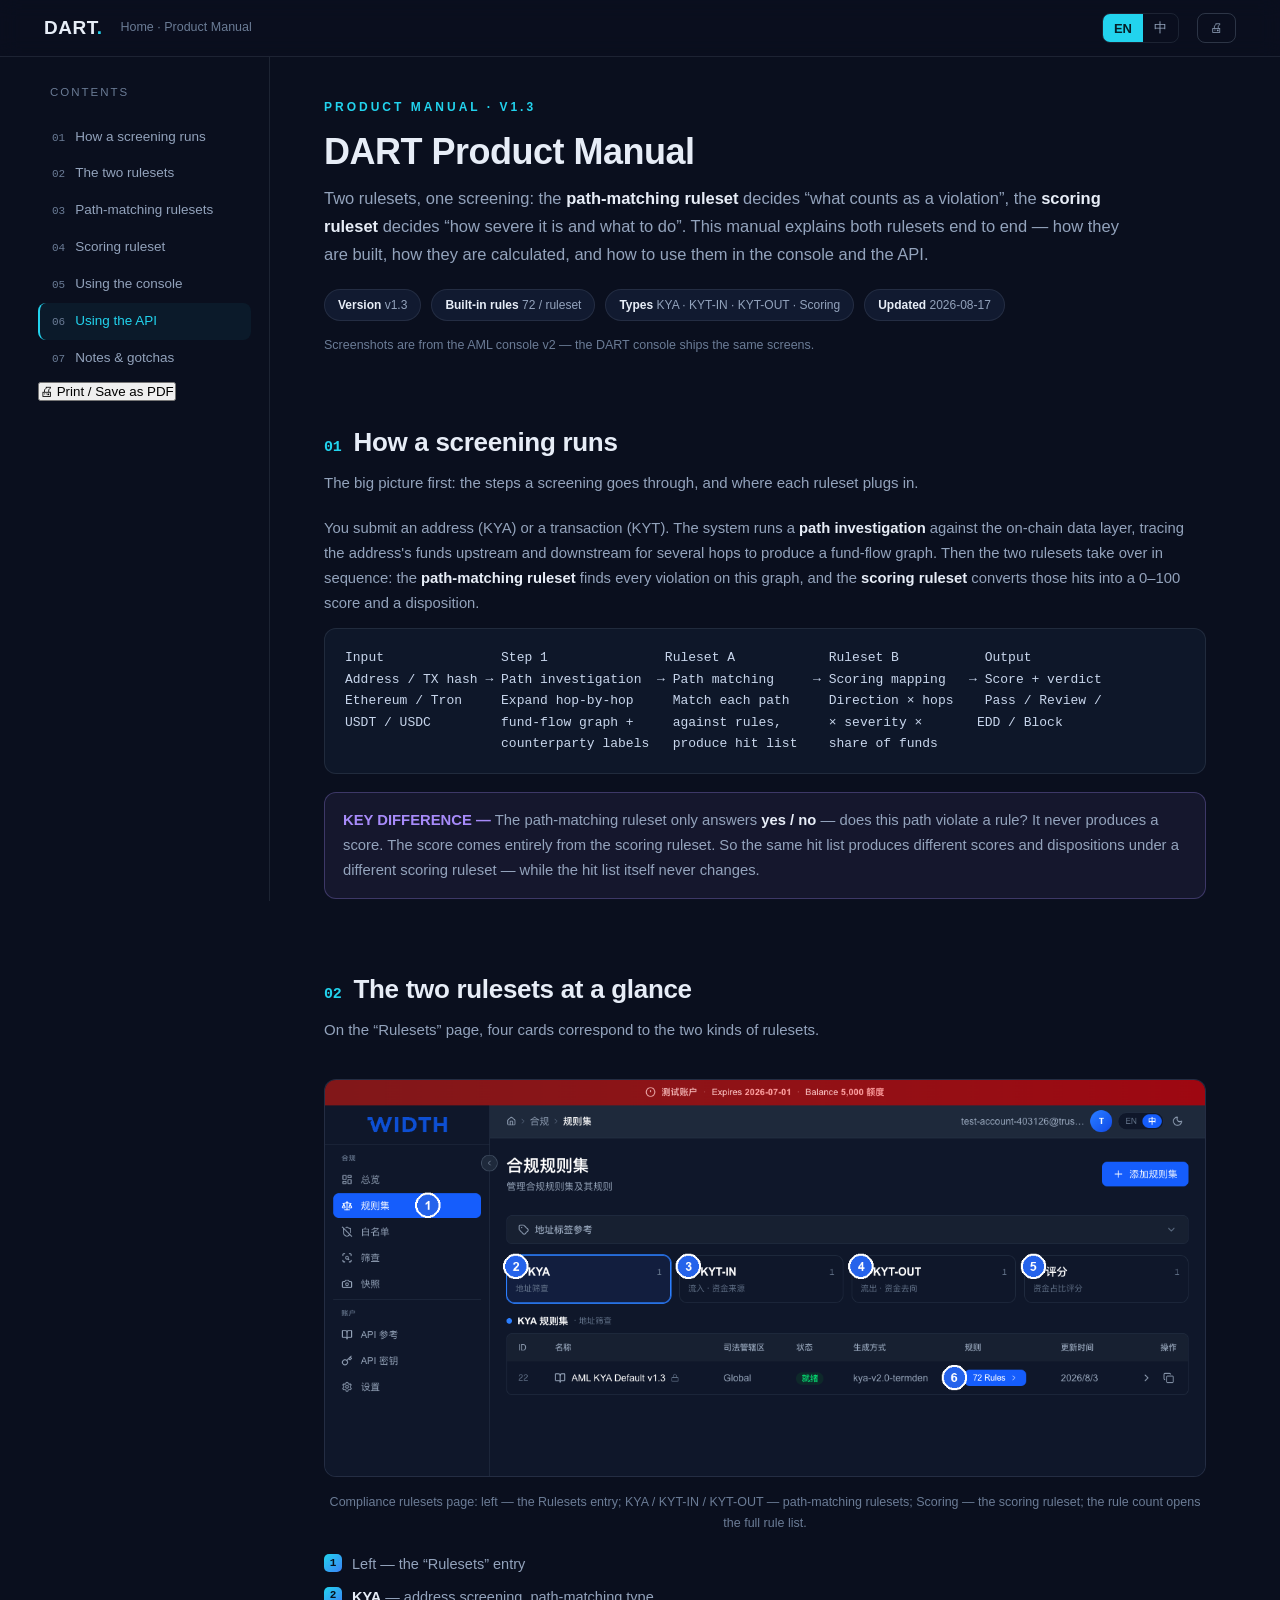
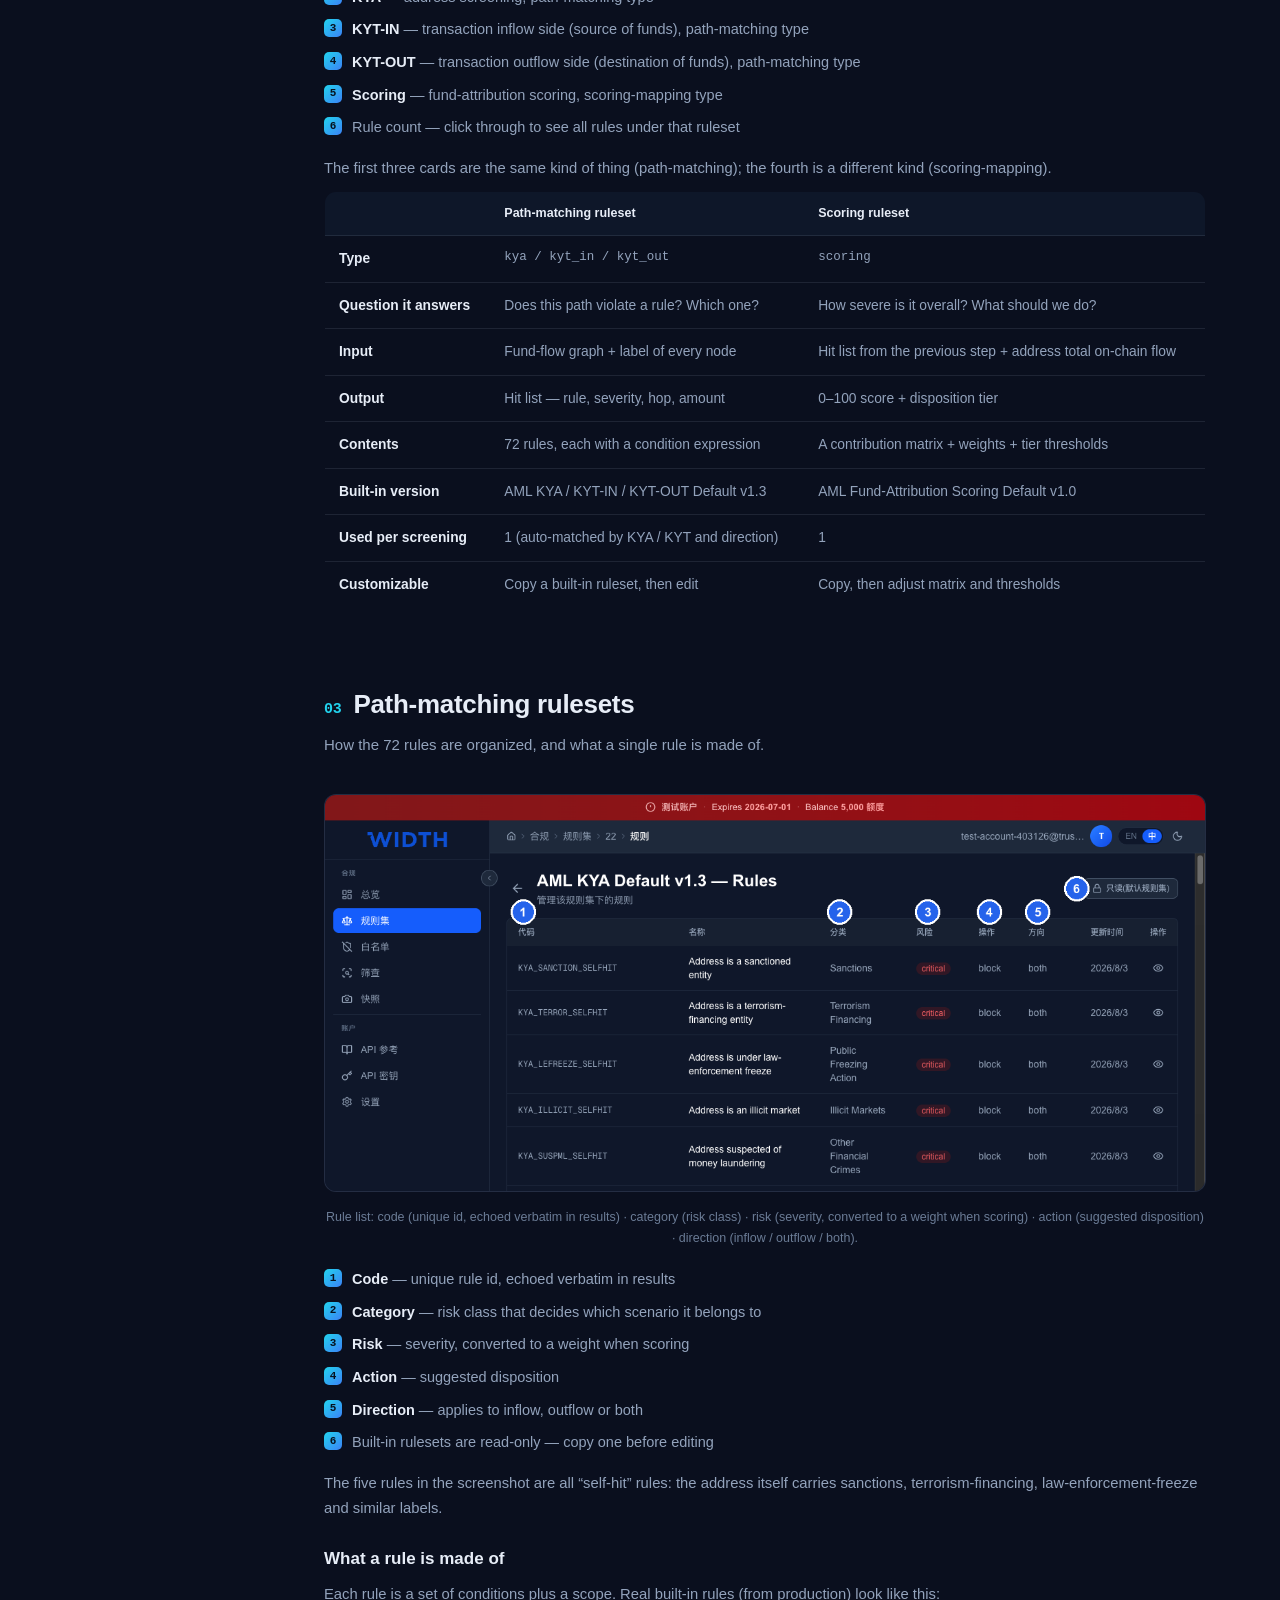
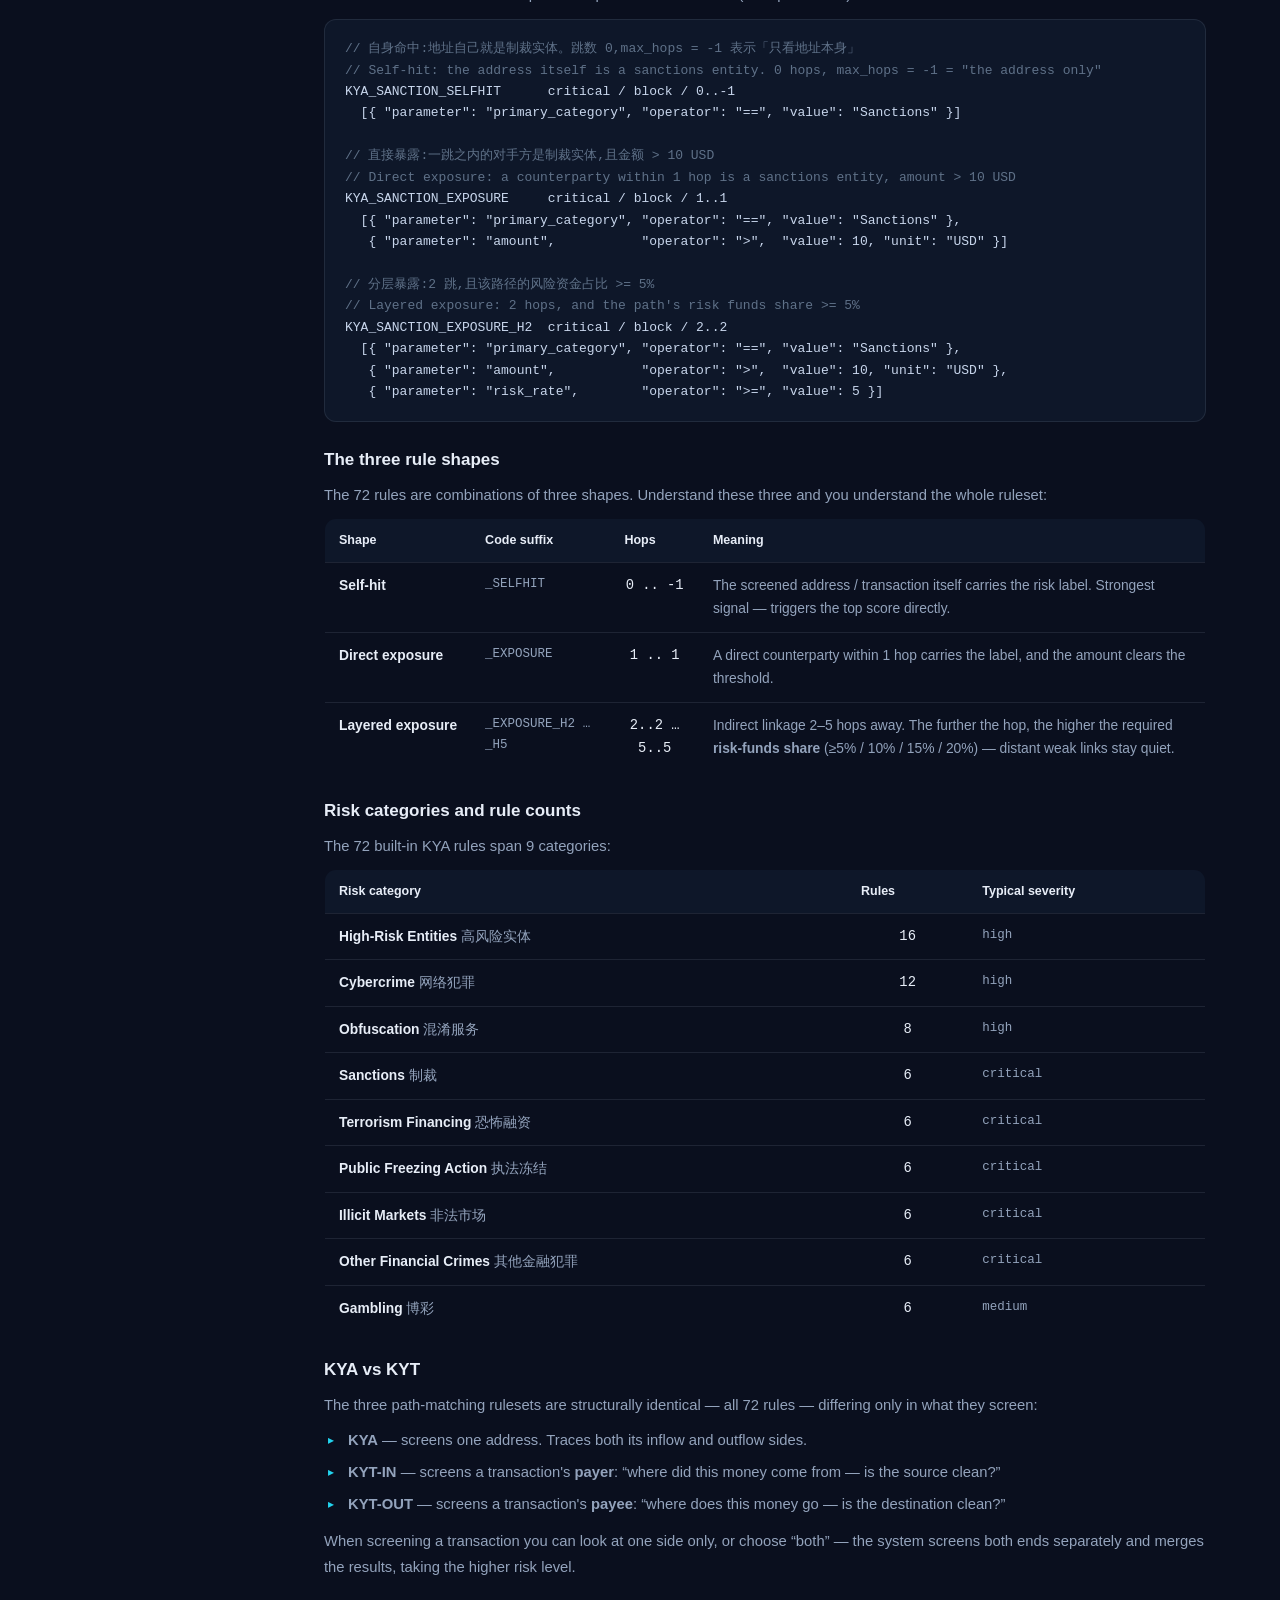
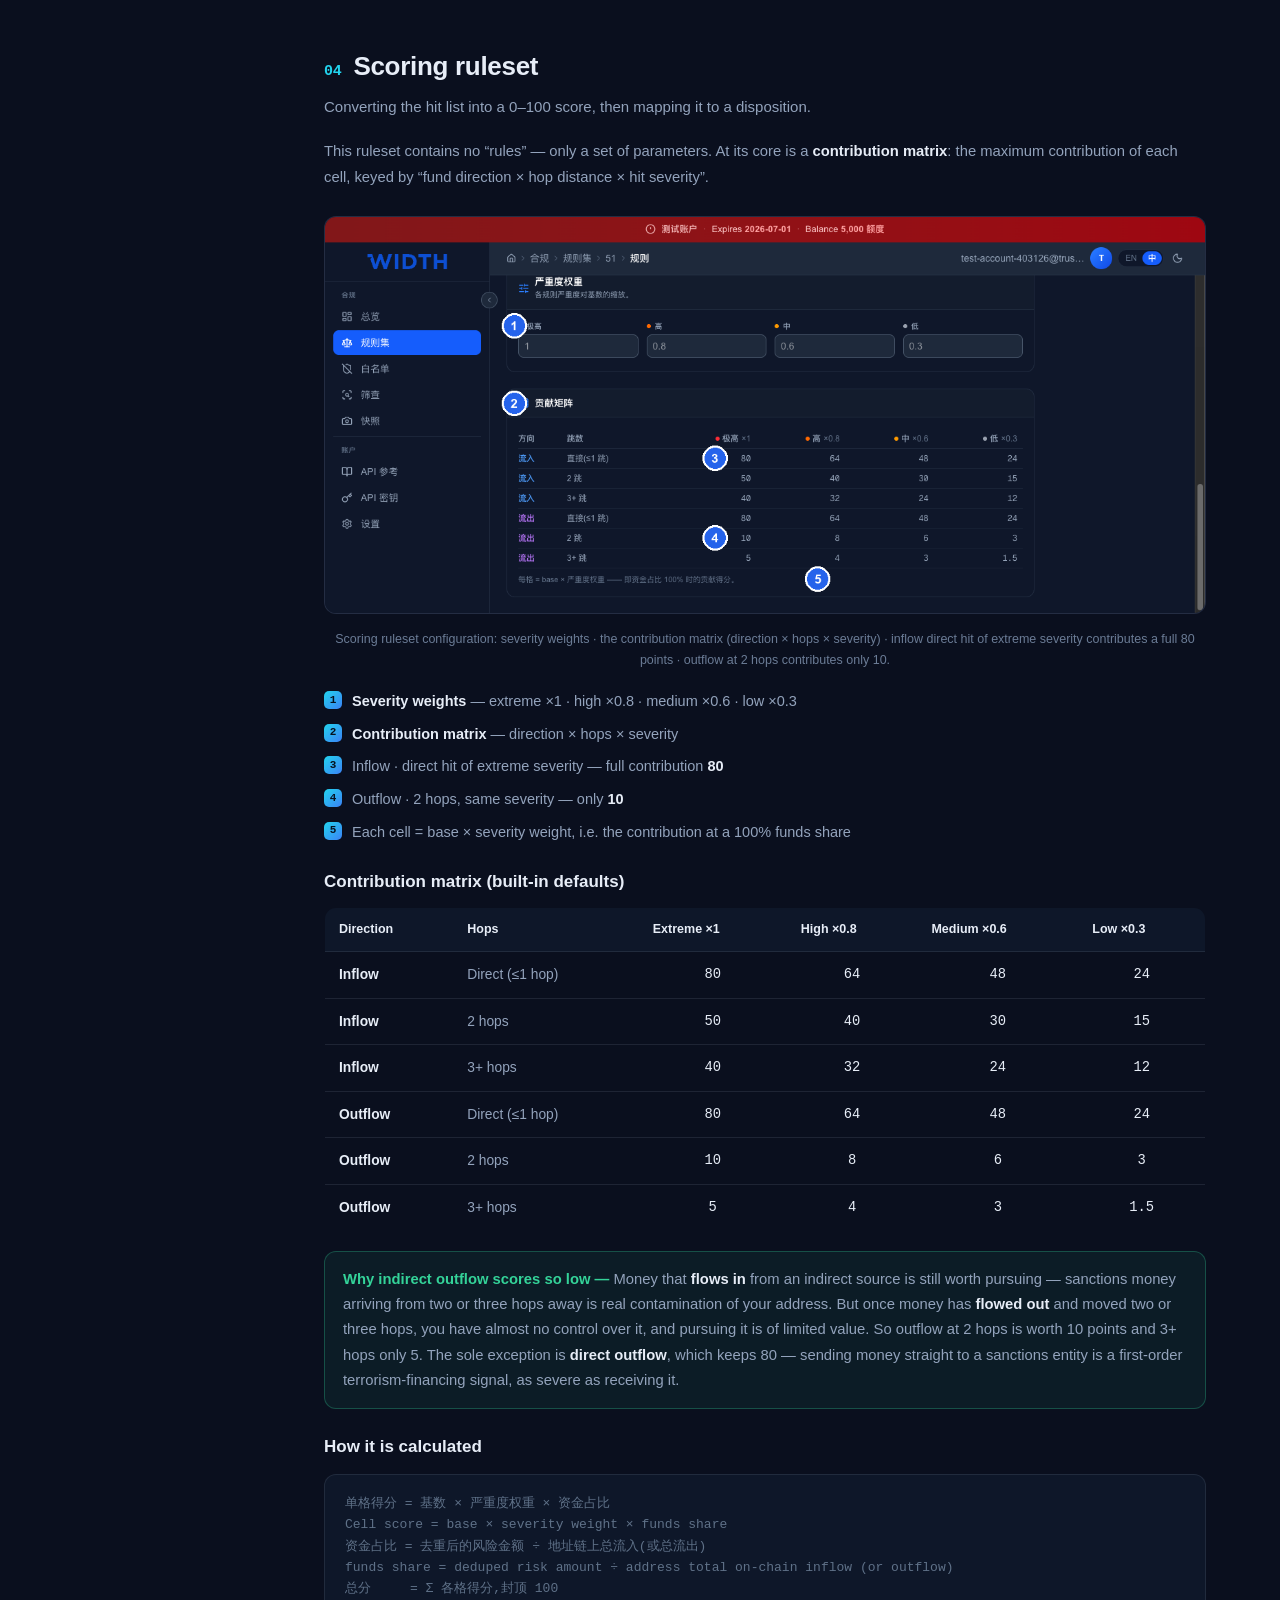
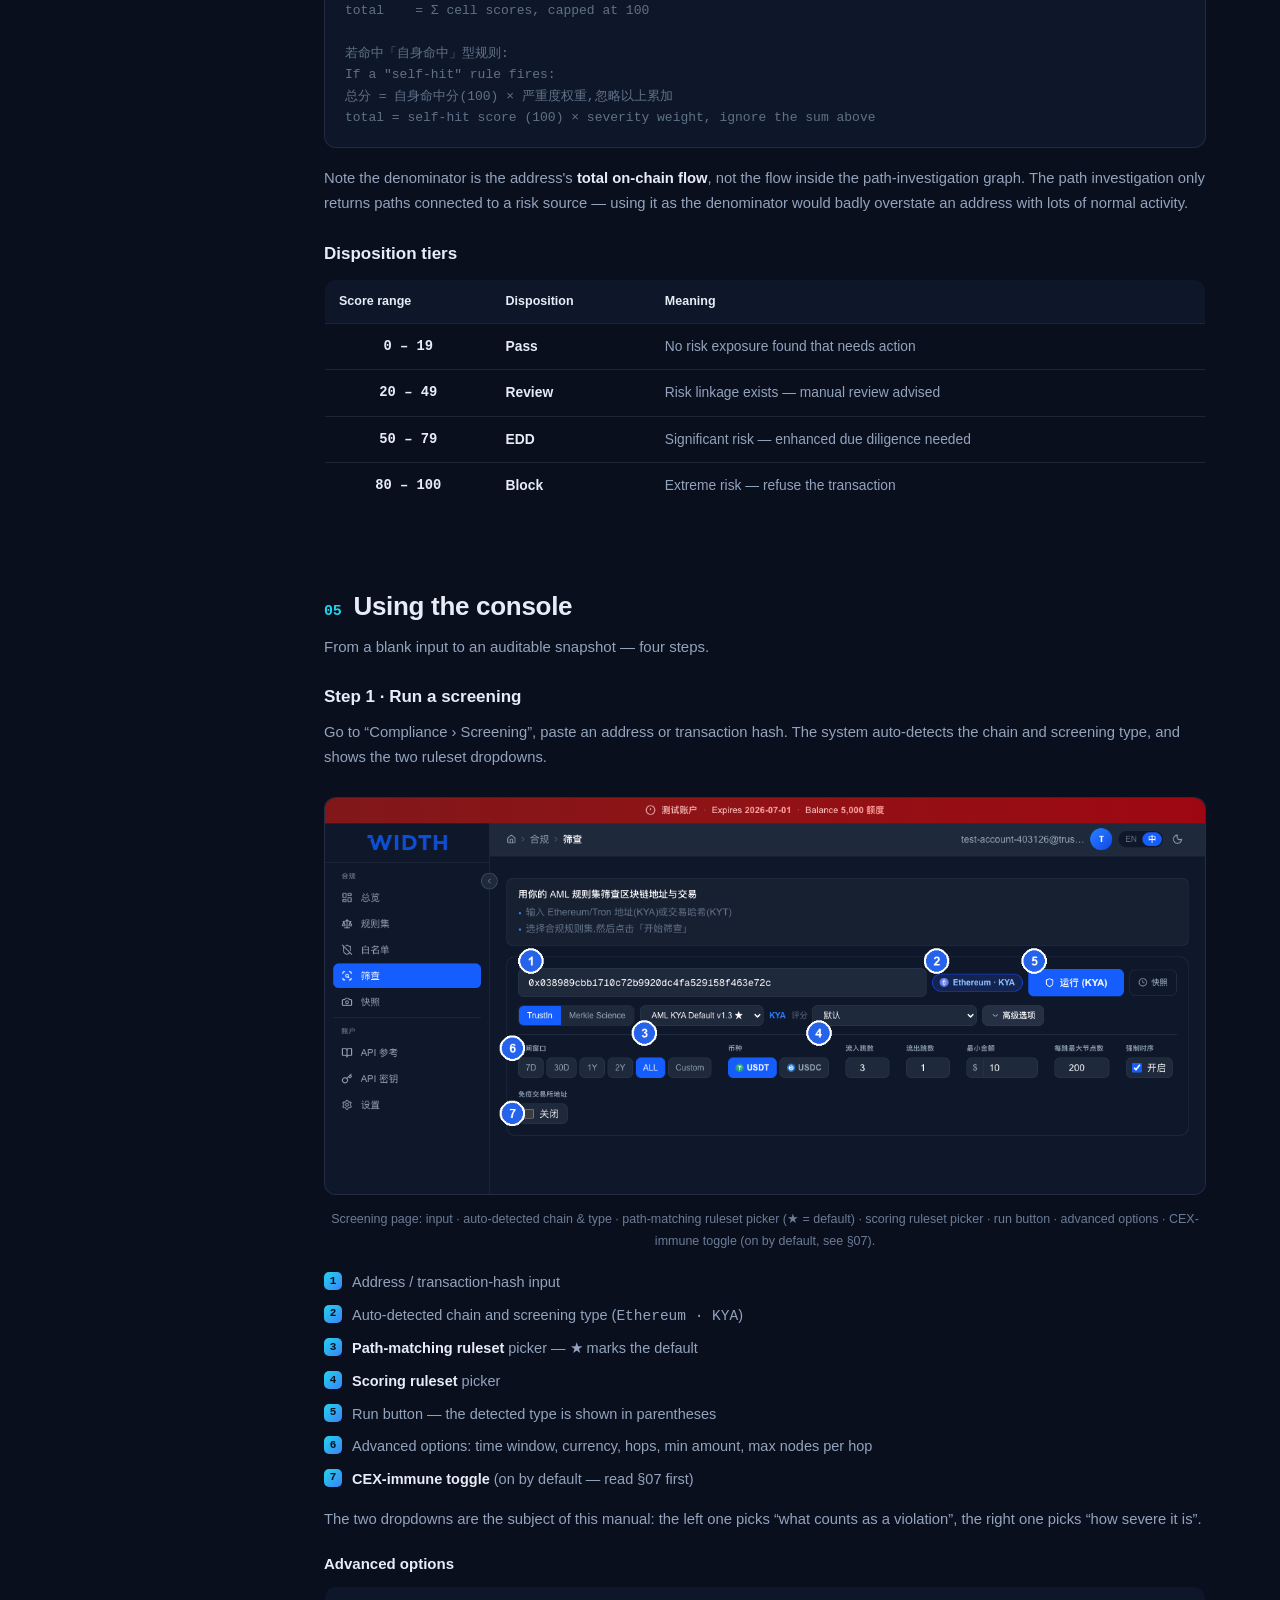
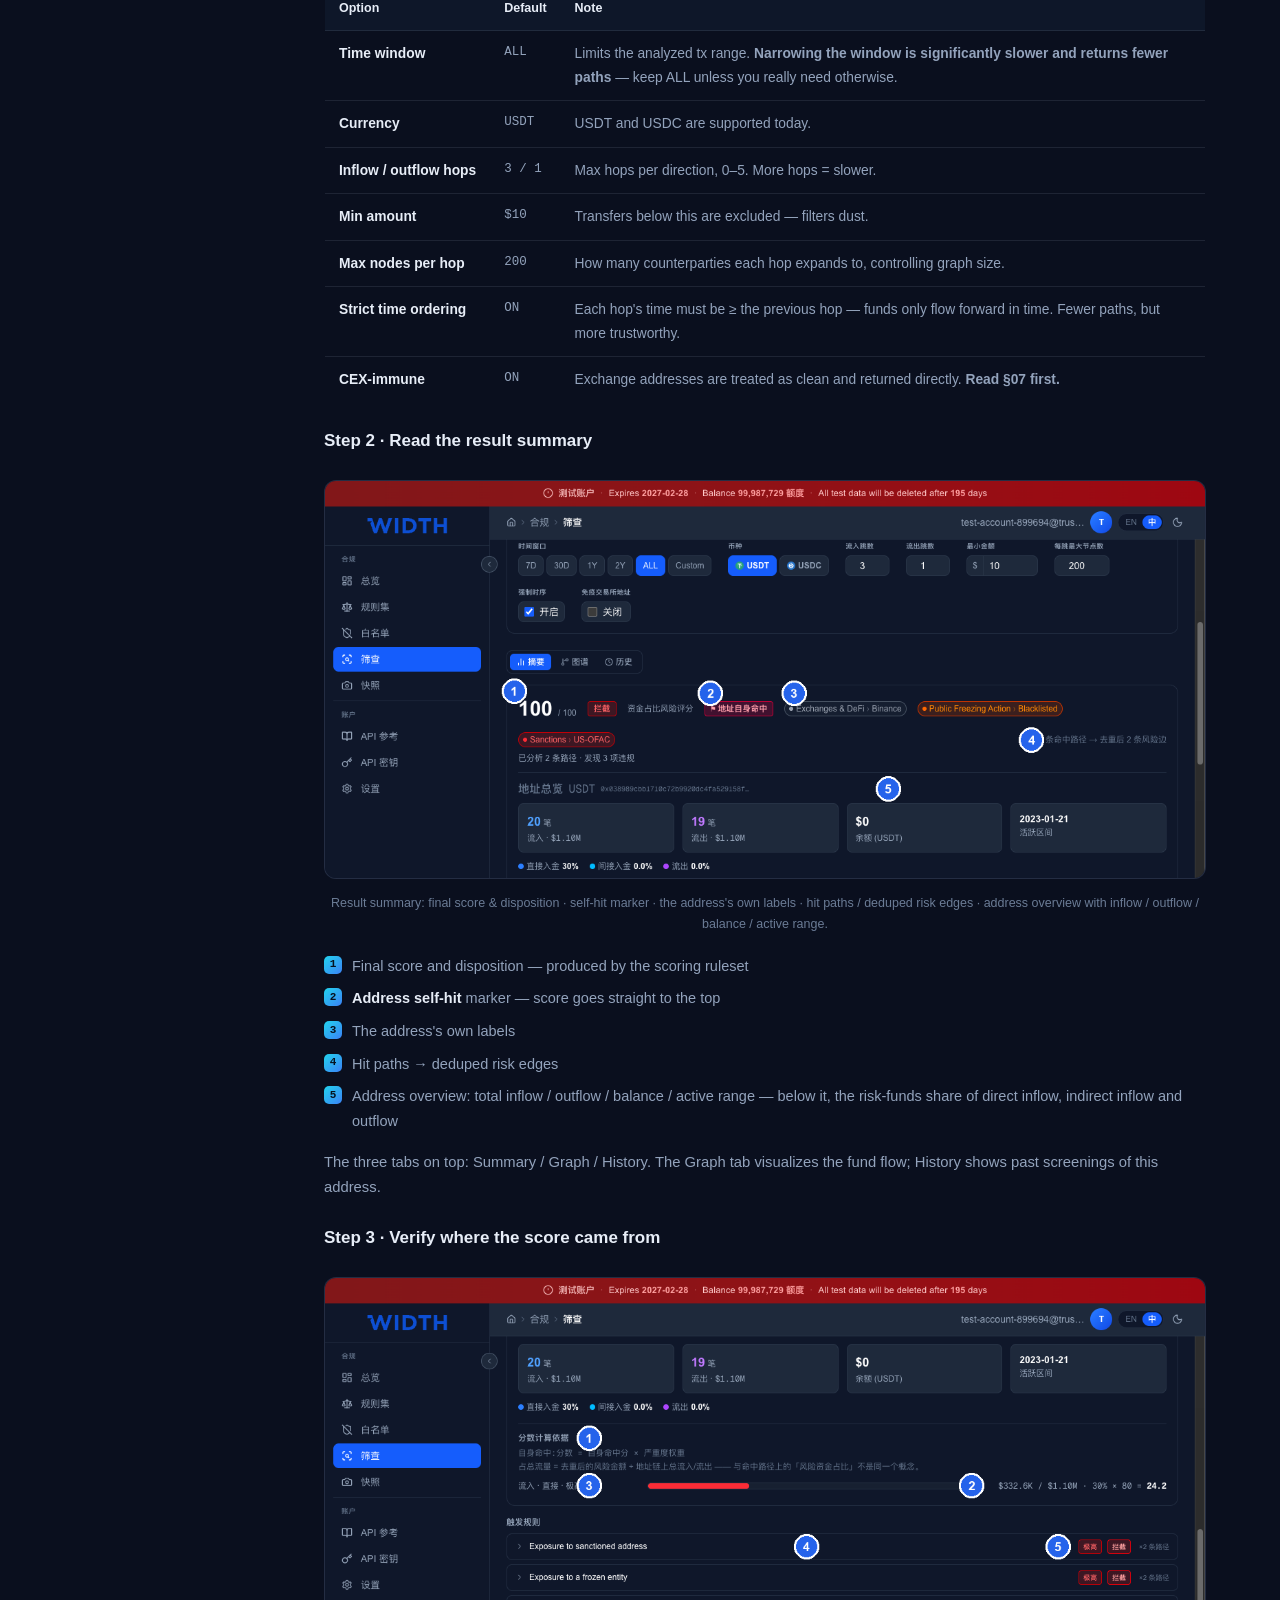
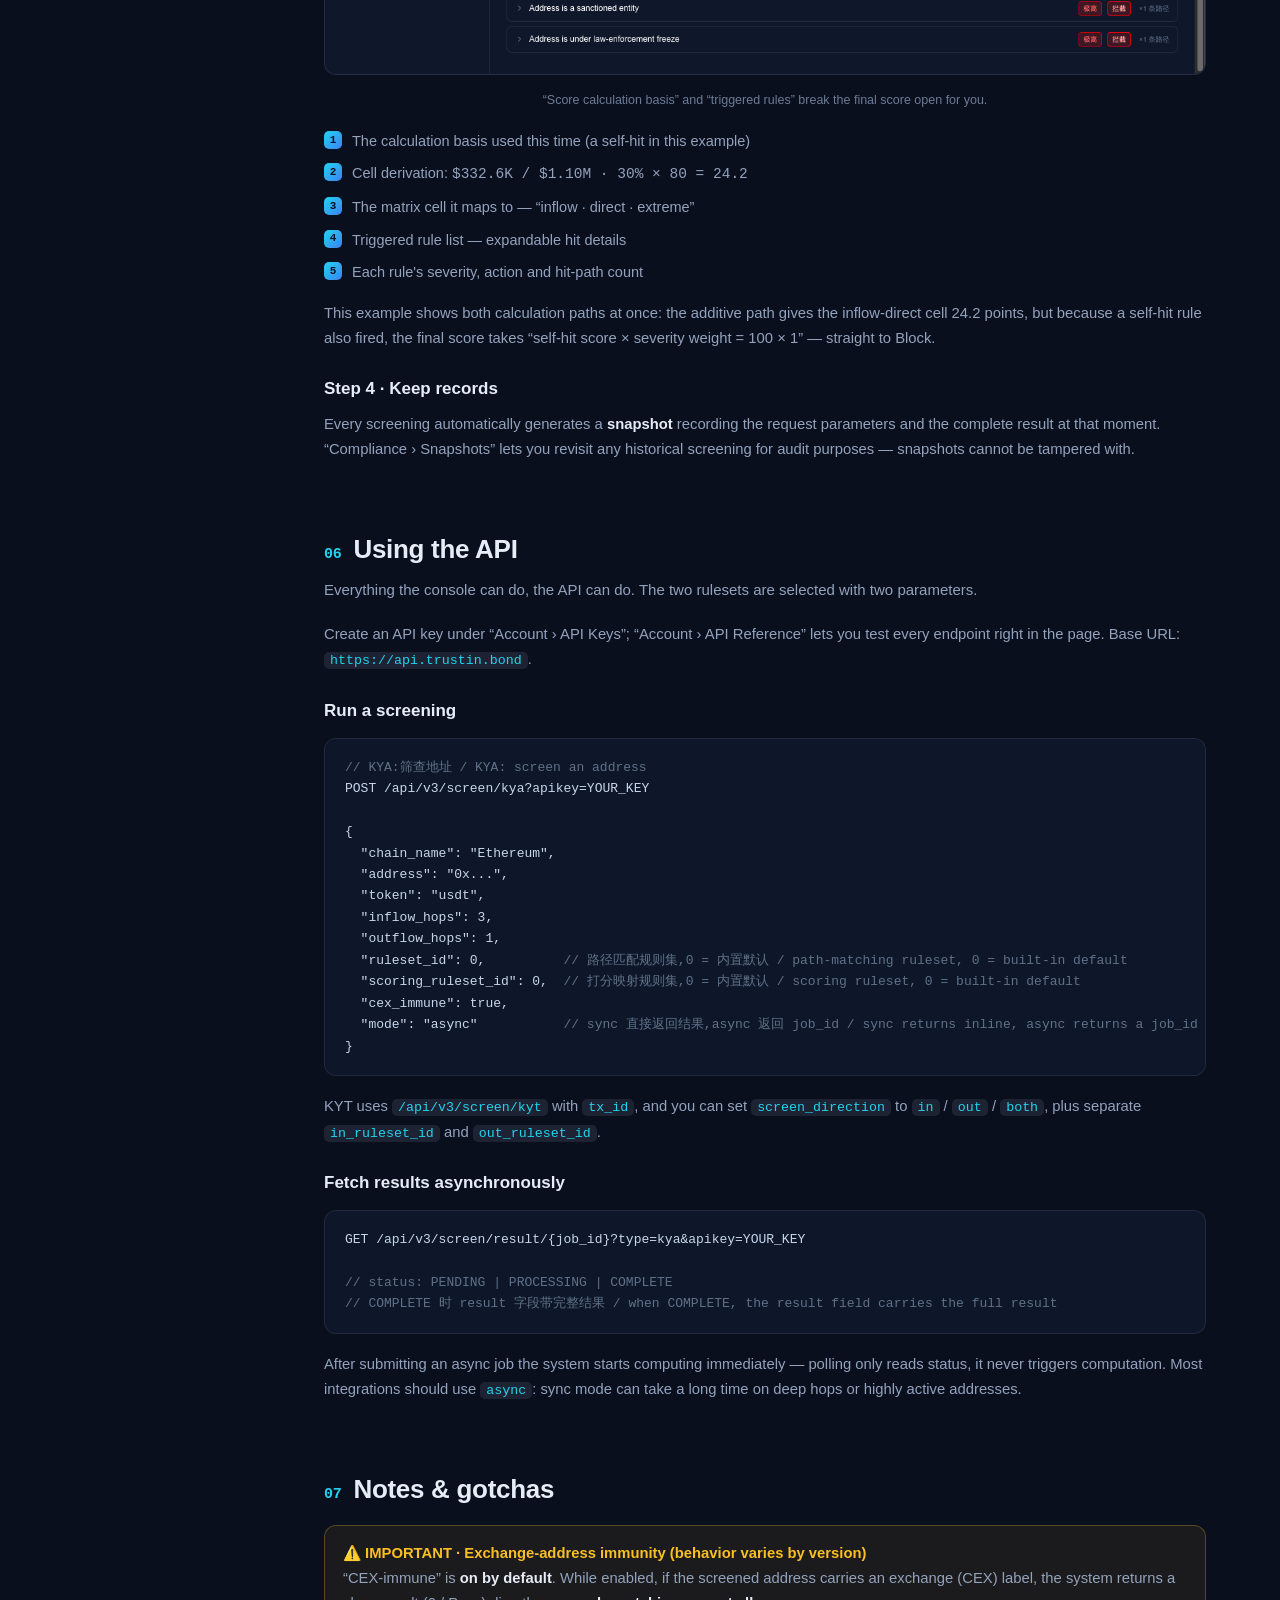
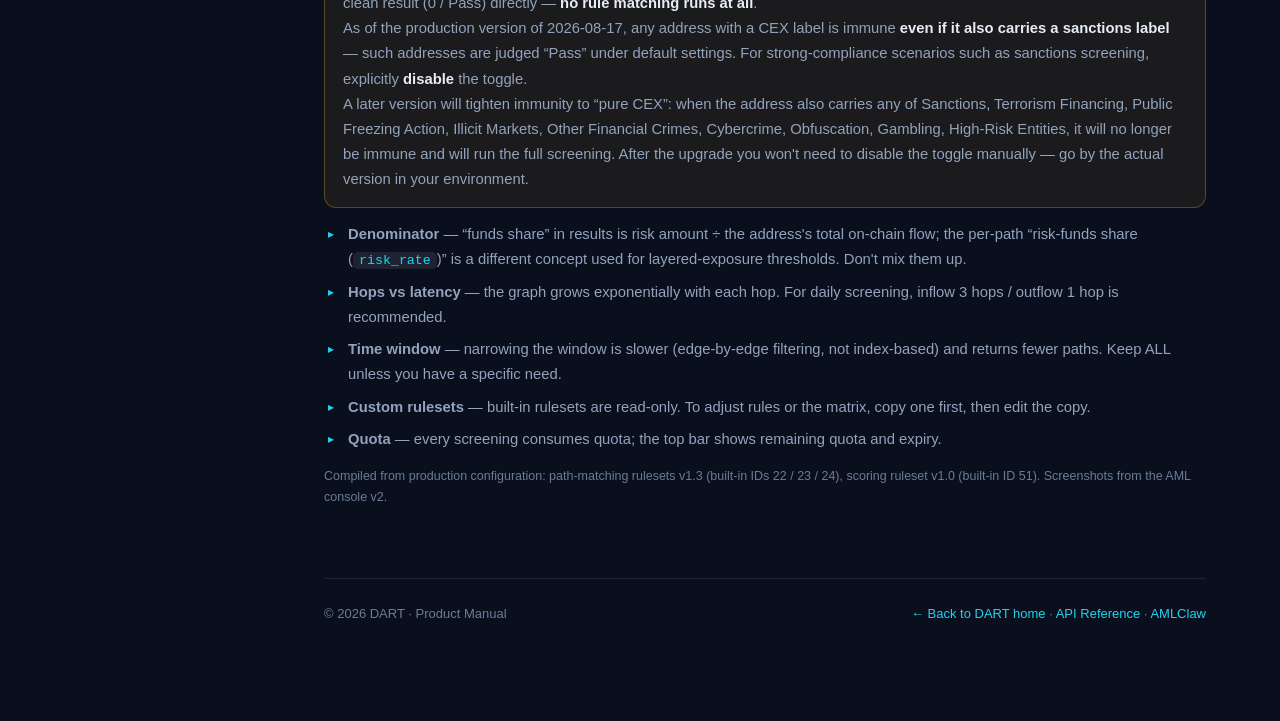
<file: docs.html>
<!DOCTYPE html>
<html lang="en">
<head>
<meta charset="UTF-8">
<meta name="viewport" content="width=device-width, initial-scale=1.0">
<title>DART 产品使用手册 · Product Manual</title>
<meta name="description" content="DART 产品使用手册:两套规则集(路径匹配 + 打分映射)、筛查流程、控制台与 API 使用、注意事项。DART Product Manual: the two rulesets, how a screening runs, console & API usage.">
<link rel="icon" href="data:image/svg+xml,<svg xmlns='http://www.w3.org/2000/svg' viewBox='0 0 100 100'><rect width='100' height='100' rx='20' fill='%230a0f1e'/><text x='50' y='68' font-size='52' text-anchor='middle' fill='%2322d3ee' font-family='Arial' font-weight='bold'>D</text></svg>">
<style>
:root{
  --bg:#0a0f1e; --bg-alt:#0d1526; --panel:#111a30; --panel-2:#0e1729;
  --border:rgba(148,163,184,.14); --border-strong:rgba(148,163,184,.26);
  --text:#e7edf7; --muted:#93a3bc; --muted-2:#6b7c96;
  --accent:#22d3ee; --accent-2:#3b82f6;
  --green:#34d399; --amber:#fbbf24; --red:#f87171; --violet:#a78bfa;
  --radius:14px; --mono:ui-monospace,SFMono-Regular,Menlo,"Roboto Mono",monospace;
}
*{margin:0;padding:0;box-sizing:border-box}
[hidden]{display:none!important}
html{scroll-behavior:smooth}
body{
  background:var(--bg);color:var(--text);line-height:1.7;
  font-family:-apple-system,BlinkMacSystemFont,"Segoe UI",Roboto,"PingFang SC","Hiragino Sans GB","Microsoft YaHei",sans-serif;
  -webkit-font-smoothing:antialiased;
}
a{color:var(--accent);text-decoration:none}
.wrap{display:grid;grid-template-columns:250px 1fr;max-width:1240px;margin:0 auto;gap:0}

/* ===== Top bar ===== */
.topbar{
  position:sticky;top:0;z-index:60;background:rgba(10,15,30,.9);backdrop-filter:blur(10px);
  border-bottom:1px solid var(--border);
}
.topbar-in{max-width:1240px;margin:0 auto;padding:0 24px;height:56px;display:flex;align-items:center;gap:18px}
.topbar .brand{font-size:19px;font-weight:800;letter-spacing:.5px;color:var(--text)}
.topbar .brand span{color:var(--accent)}
.topbar .crumb{color:var(--muted-2);font-size:12.5px}
.topbar .crumb a{color:var(--muted-2)}
.topbar .crumb a:hover{color:var(--accent)}
.topbar .spacer{flex:1}
.lang-toggle{display:flex;border:1px solid var(--border);border-radius:8px;overflow:hidden}
.lang-btn{background:transparent;color:var(--muted);border:0;padding:5px 11px;font-size:13px;cursor:pointer;transition:.15s}
.lang-btn.active{background:var(--accent);color:#06202a;font-weight:700}
.print-btn{background:transparent;border:1px solid var(--border-strong);color:var(--muted);padding:7px 12px;border-radius:8px;font-size:12.5px;cursor:pointer;transition:.15s}
.print-btn:hover{border-color:var(--accent);color:var(--accent)}

/* ===== Sidebar ===== */
.side{
  position:sticky;top:56px;height:calc(100vh - 56px);overflow-y:auto;padding:26px 18px 40px;
  border-right:1px solid var(--border);background:rgba(10,15,30,.6);
}
.side .side-title{font-size:11.5px;color:var(--muted-2);letter-spacing:2px;text-transform:uppercase;margin-bottom:16px;padding:0 12px}
.toc a{display:flex;gap:10px;align-items:baseline;color:var(--muted);font-size:13.5px;padding:7px 12px;border-radius:8px;border-left:2px solid transparent;transition:.15s}
.toc a:hover{color:var(--text);background:rgba(255,255,255,.03)}
.toc a.active{color:var(--accent);border-left-color:var(--accent);background:rgba(34,211,238,.06)}
.toc .num{color:var(--muted-2);font-family:var(--mono);font-size:11px;flex-shrink:0}
.toc .side-print{margin-top:24px;width:100%;background:transparent;border:1px solid var(--border-strong);color:var(--muted);padding:9px;border-radius:9px;font-size:12.5px;cursor:pointer;transition:.15s}
.toc .side-print:hover{border-color:var(--accent);color:var(--accent)}

/* ===== Main ===== */
.main{padding:40px 54px 100px;min-width:0}
.kicker{color:var(--accent);font-size:12px;font-weight:700;letter-spacing:3px;text-transform:uppercase}
h1{font-size:36px;font-weight:800;letter-spacing:-.5px;margin:12px 0 10px;line-height:1.25}
.lede{color:var(--muted);font-size:16.5px;max-width:820px}
.meta-row{display:flex;gap:10px;flex-wrap:wrap;margin-top:20px}
.chip{font-size:12px;color:var(--muted);background:var(--panel);border:1px solid var(--border);border-radius:999px;padding:5px 13px}
.chip b{color:var(--text)}
.footnote{font-size:12.5px;color:var(--muted-2);margin-top:14px}

section{padding-top:54px;scroll-margin-top:76px}
h2{font-size:26px;font-weight:800;letter-spacing:-.3px;margin-bottom:6px;display:flex;align-items:baseline;gap:12px}
h2 .h-num{font-family:var(--mono);font-size:15px;color:var(--accent);font-weight:700}
.sec-sub{color:var(--muted);font-size:15px;margin-bottom:20px;max-width:840px}
h3{font-size:17px;font-weight:700;margin:24px 0 8px}
p{color:var(--muted);font-size:14.8px;margin-bottom:10px}
p strong,li strong{color:var(--text)}
ul{margin:6px 0 12px 4px;list-style:none}
li{color:var(--muted);font-size:14.8px;padding-left:20px;position:relative;margin-bottom:7px}
li::before{content:"▸";position:absolute;left:0;color:var(--accent);font-size:12px;top:2px}

/* numbered lists */
ol.nums{counter-reset:n;list-style:none;margin:8px 0 16px}
ol.nums li{counter-increment:n;position:relative;padding-left:28px;margin-bottom:8px;color:var(--muted);font-size:14.5px}
ol.nums li::before{
  content:counter(n);position:absolute;left:0;top:2px;width:18px;height:18px;border-radius:5px;
  background:linear-gradient(135deg,var(--accent),var(--accent-2));color:#06121f;font-weight:800;
  font-size:11px;display:flex;align-items:center;justify-content:center;font-family:var(--mono);
}
ol.nums li b{color:var(--text)}

/* screenshots */
.shot{width:100%;border:1px solid var(--border);border-radius:12px;margin:16px 0 6px;background:var(--panel)}
.shot-cap{font-size:12.5px;color:var(--muted-2);margin-bottom:18px;text-align:center}

/* code / flow */
pre{
  background:var(--panel-2);border:1px solid var(--border);border-radius:12px;
  padding:18px 20px;overflow-x:auto;margin:12px 0 18px;
  font-family:var(--mono);font-size:13px;line-height:1.65;color:#c8d6ec;
  white-space:pre;
}
pre .cm{color:#5f7188}
code{font-family:var(--mono);font-size:.9em;background:rgba(148,163,184,.14);padding:1px 6px;border-radius:5px;color:var(--accent)}

/* table */
.tbl{width:100%;border-collapse:collapse;margin:10px 0 20px;font-size:13.8px;overflow:hidden;border-radius:12px;border:1px solid var(--border)}
.tbl th,.tbl td{text-align:left;padding:11px 14px;border-bottom:1px solid var(--border);vertical-align:top}
.tbl th{background:var(--panel-2);color:var(--text);font-weight:700;font-size:12.5px}
.tbl td{color:var(--muted)}
.tbl td:first-child,.tbl td.k{color:var(--text);font-weight:600;white-space:nowrap}
.tbl tr:last-child td{border-bottom:0}
.tbl .mono{font-family:var(--mono);font-size:12.5px}
.tbl .num{font-family:var(--mono);text-align:center;color:var(--text)}

/* notes */
.note{border-radius:12px;padding:15px 18px;font-size:14px;margin:14px 0;border:1px solid}
.note p{margin:0;color:var(--muted)}
.note.tip{background:rgba(52,211,153,.07);border-color:rgba(52,211,153,.28)}
.note.tip b{color:var(--green)}
.note.warn{background:rgba(251,191,36,.07);border-color:rgba(251,191,36,.28)}
.note.warn b{color:var(--amber)}
.note.key{background:rgba(167,139,250,.07);border-color:rgba(167,139,250,.28)}
.note.key b{color:var(--violet)}

.foot{margin-top:70px;padding-top:24px;border-top:1px solid var(--border);color:var(--muted-2);font-size:13px;display:flex;justify-content:space-between;flex-wrap:wrap;gap:10px}

@media(max-width:960px){
  .wrap{grid-template-columns:1fr}
  .side{display:none}
  .main{padding:30px 22px 70px}
  h1{font-size:28px}
  .topbar .crumb{display:none}
}
@media print{
  .topbar,.side{display:none}
  body{background:#fff;color:#111}
  .wrap{grid-template-columns:1fr}
  section{page-break-inside:avoid}
}
</style>
</head>
<body>

<div class="topbar">
  <div class="topbar-in">
    <a class="brand" href="index.html">DART<span>.</span></a>
    <span class="crumb"><a href="index.html" data-lang="en">Home</a><a href="index.html" data-lang="zh">首页</a> · <span data-lang="en">Product Manual</span><span data-lang="zh">产品使用手册</span></span>
    <span class="spacer"></span>
    <div class="lang-toggle" role="group" aria-label="Language">
      <button class="lang-btn active" data-lang="en" onclick="setLang('en')">EN</button>
      <button class="lang-btn" data-lang="zh" onclick="setLang('zh')">中</button>
    </div>
    <button class="print-btn" onclick="window.print()">🖨</button>
  </div>
</div>

<div class="wrap">

  <!-- ============ SIDEBAR ============ -->
  <aside class="side">
    <div class="side-title" data-lang="en">Contents</div>
    <div class="side-title" data-lang="zh">目录</div>
    <nav class="toc" id="toc">
      <a href="#s1"><span class="num">01</span><span data-lang="en">How a screening runs</span><span data-lang="zh">筛查是怎么跑的</span></a>
      <a href="#s2"><span class="num">02</span><span data-lang="en">The two rulesets</span><span data-lang="zh">两套规则集的分工</span></a>
      <a href="#s3"><span class="num">03</span><span data-lang="en">Path-matching rulesets</span><span data-lang="zh">路径匹配规则集</span></a>
      <a href="#s4"><span class="num">04</span><span data-lang="en">Scoring ruleset</span><span data-lang="zh">打分映射规则集</span></a>
      <a href="#s5"><span class="num">05</span><span data-lang="en">Using the console</span><span data-lang="zh">控制台使用方式</span></a>
      <a href="#s6"><span class="num">06</span><span data-lang="en">Using the API</span><span data-lang="zh">API 使用方式</span></a>
      <a href="#s7"><span class="num">07</span><span data-lang="en">Notes &amp; gotchas</span><span data-lang="zh">使用注意事项</span></a>
    </nav>
    <button class="side-print" onclick="window.print()">🖨 <span data-lang="en">Print / Save as PDF</span><span data-lang="zh">打印 / 存为 PDF</span></button>
  </aside>

  <!-- ============ MAIN ============ -->
  <main class="main">

    <header>
      <p class="kicker" data-lang="en">PRODUCT MANUAL · v1.3</p>
      <p class="kicker" data-lang="zh">产品使用手册 · v1.3</p>
      <h1 data-lang="en">DART Product Manual</h1>
      <h1 data-lang="zh">DART 产品使用手册</h1>
      <p class="lede" data-lang="en">Two rulesets, one screening: the <strong>path-matching ruleset</strong> decides “what counts as a violation”, the <strong>scoring ruleset</strong> decides “how severe it is and what to do”. This manual explains both rulesets end to end — how they are built, how they are calculated, and how to use them in the console and the API.</p>
      <p class="lede" data-lang="zh">两套彼此独立的规则集完成一次合规筛查：<strong>路径匹配规则集</strong>判定「什么算违规」，<strong>打分映射规则集</strong>判定「有多严重、该怎么处置」。本手册说明这两套规则集的构成与算法，以及在控制台和 API 上的完整使用方式。</p>
      <div class="meta-row">
        <span class="chip"><b data-lang="en">Version</b><b data-lang="zh">适用版本</b> v1.3</span>
        <span class="chip"><b data-lang="en">Built-in rules</b><b data-lang="zh">内置规则</b> 72 / ruleset</span>
        <span class="chip"><b data-lang="en">Types</b><b data-lang="zh">规则集类型</b> KYA · KYT-IN · KYT-OUT · Scoring</span>
        <span class="chip"><b data-lang="en">Updated</b><b data-lang="zh">整理日期</b> 2026-08-17</span>
      </div>
      <p class="footnote"><span data-lang="en">Screenshots are from the AML console v2 — the DART console ships the same screens.</span><span data-lang="zh">截图来自 AML 控制台 v2 —— DART 控制台为相同界面。</span></p>
    </header>

    <!-- 01 -->
    <section id="s1">
      <h2><span class="h-num">01</span><span data-lang="en">How a screening runs</span><span data-lang="zh">筛查是怎么跑的</span></h2>
      <p class="sec-sub" data-lang="en">The big picture first: the steps a screening goes through, and where each ruleset plugs in.</p>
      <p class="sec-sub" data-lang="zh">先建立整体印象：一次筛查经过哪几步，两套规则集分别插在哪里。</p>
      <p data-lang="en">You submit an address (KYA) or a transaction (KYT). The system runs a <strong>path investigation</strong> against the on-chain data layer, tracing the address's funds upstream and downstream for several hops to produce a fund-flow graph. Then the two rulesets take over in sequence: the <strong>path-matching ruleset</strong> finds every violation on this graph, and the <strong>scoring ruleset</strong> converts those hits into a 0–100 score and a disposition.</p>
      <p data-lang="zh">你提交一个地址（KYA）或一笔交易（KYT）。系统先向链上数据层发起一次<strong>路径调查</strong>，把这个地址的资金往上游、下游各追若干跳，得到一张资金流图。随后两套规则集依次介入：路径匹配规则集在这张图上找出所有违规命中，打分映射规则集把这些命中折算成一个 0–100 的分数和一个处置判定。</p>

      <pre data-lang="en">Input               Step 1               Ruleset A            Ruleset B           Output
Address / TX hash → Path investigation  → Path matching     → Scoring mapping   → Score + verdict
Ethereum / Tron     Expand hop-by-hop     Match each path     Direction × hops    Pass / Review /
USDT / USDC         fund-flow graph +     against rules,      × severity ×       EDD / Block
                    counterparty labels   produce hit list    share of funds</pre>
      <pre data-lang="zh">输入                第一步              规则集 A            规则集 B            输出
地址 / 交易哈希  →   路径调查        →   路径匹配        →   打分映射        →   分数 + 判定
Ethereum/Tron       按跳数展开          逐条路径匹配        按方向、跳数、       通过 / 复核 /
USDT/USDC           资金流图 +          规则,产出           严重度、资金占比     加强尽调 / 拦截
                    对手方标签          命中列表            折算成分数</pre>

      <div class="note key"><p><b data-lang="en">KEY DIFFERENCE — </b><span data-lang="en">The path-matching ruleset only answers <strong>yes / no</strong> — does this path violate a rule? It never produces a score. The score comes entirely from the scoring ruleset. So the same hit list produces different scores and dispositions under a different scoring ruleset — while the hit list itself never changes.</span><b data-lang="zh">关键区别 —— </b><span data-lang="zh">路径匹配规则集只回答<strong>是/否</strong>——这条路径有没有违规。它不产生分数。分数完全由打分映射规则集决定。所以同一批命中，换一套打分规则集就会得到不同的分数和判定，而命中列表本身不变。</span></p></div>
    </section>

    <!-- 02 -->
    <section id="s2">
      <h2><span class="h-num">02</span><span data-lang="en">The two rulesets at a glance</span><span data-lang="zh">两套规则集的分工</span></h2>
      <p class="sec-sub" data-lang="en">On the “Rulesets” page, four cards correspond to the two kinds of rulesets.</p>
      <p class="sec-sub" data-lang="zh">在「规则集」页面，四张卡片对应两类规则集。</p>

      <img class="shot" src="docs/images/01-rulesets.png" alt="Rulesets page" loading="lazy">
      <p class="shot-cap" data-lang="en">Compliance rulesets page: left — the Rulesets entry; KYA / KYT-IN / KYT-OUT — path-matching rulesets; Scoring — the scoring ruleset; the rule count opens the full rule list.</p>
      <p class="shot-cap" data-lang="zh">合规规则集页面：左侧「规则集」入口；KYA / KYT-IN / KYT-OUT —— 路径匹配类；评分 —— 打分映射类；规则条数，点进去查看该规则集下的全部规则。</p>

      <ol class="nums">
        <li data-lang="en">Left — the “Rulesets” entry</li>
        <li data-lang="zh">左侧「规则集」入口</li>
        <li data-lang="en"><b>KYA</b> — address screening, path-matching type</li>
        <li data-lang="zh"><b>KYA</b> —— 地址筛查，路径匹配类</li>
        <li data-lang="en"><b>KYT-IN</b> — transaction inflow side (source of funds), path-matching type</li>
        <li data-lang="zh"><b>KYT-IN</b> —— 交易流入侧（资金来源），路径匹配类</li>
        <li data-lang="en"><b>KYT-OUT</b> — transaction outflow side (destination of funds), path-matching type</li>
        <li data-lang="zh"><b>KYT-OUT</b> —— 交易流出侧（资金去向），路径匹配类</li>
        <li data-lang="en"><b>Scoring</b> — fund-attribution scoring, scoring-mapping type</li>
        <li data-lang="zh"><b>评分</b> —— 资金占比评分，打分映射类</li>
        <li data-lang="en">Rule count — click through to see all rules under that ruleset</li>
        <li data-lang="zh">规则条数，点进去查看该规则集下的全部规则</li>
      </ol>

      <p data-lang="en">The first three cards are the same kind of thing (path-matching); the fourth is a different kind (scoring-mapping).</p>
      <p data-lang="zh">前三张卡片是同一类东西（路径匹配），第四张是另一类（打分映射）。</p>

      <table class="tbl">
        <tr><th></th><th><span data-lang="en">Path-matching ruleset</span><span data-lang="zh">路径匹配规则集</span></th><th><span data-lang="en">Scoring ruleset</span><span data-lang="zh">打分映射规则集</span></th></tr>
        <tr><td class="k"><span data-lang="en">Type</span><span data-lang="zh">类型标识</span></td><td class="mono">kya / kyt_in / kyt_out</td><td class="mono">scoring</td></tr>
        <tr><td class="k"><span data-lang="en">Question it answers</span><span data-lang="zh">回答的问题</span></td><td><span data-lang="en">Does this path violate a rule? Which one?</span><span data-lang="zh">这条路径违规吗？违反哪条？</span></td><td><span data-lang="en">How severe is it overall? What should we do?</span><span data-lang="zh">整体有多严重？该怎么处置？</span></td></tr>
        <tr><td class="k"><span data-lang="en">Input</span><span data-lang="zh">输入</span></td><td><span data-lang="en">Fund-flow graph + label of every node</span><span data-lang="zh">资金流图 + 每个节点的标签</span></td><td><span data-lang="en">Hit list from the previous step + address total on-chain flow</span><span data-lang="zh">上一步产出的命中列表 + 地址链上总流量</span></td></tr>
        <tr><td class="k"><span data-lang="en">Output</span><span data-lang="zh">输出</span></td><td><span data-lang="en">Hit list — rule, severity, hop, amount</span><span data-lang="zh">命中列表（规则、严重度、跳数、金额）</span></td><td><span data-lang="en">0–100 score + disposition tier</span><span data-lang="zh">0–100 分数 + 判定档位</span></td></tr>
        <tr><td class="k"><span data-lang="en">Contents</span><span data-lang="zh">内容形态</span></td><td><span data-lang="en">72 rules, each with a condition expression</span><span data-lang="zh">72 条规则，每条含条件表达式</span></td><td><span data-lang="en">A contribution matrix + weights + tier thresholds</span><span data-lang="zh">一张贡献矩阵 + 权重 + 档位阈值</span></td></tr>
        <tr><td class="k"><span data-lang="en">Built-in version</span><span data-lang="zh">内置版本</span></td><td><span data-lang="en">AML KYA / KYT-IN / KYT-OUT Default v1.3</span><span data-lang="zh">AML KYA / KYT-IN / KYT-OUT Default v1.3</span></td><td><span data-lang="en">AML Fund-Attribution Scoring Default v1.0</span><span data-lang="zh">AML Fund-Attribution Scoring Default v1.0</span></td></tr>
        <tr><td class="k"><span data-lang="en">Used per screening</span><span data-lang="zh">每次筛查用几套</span></td><td><span data-lang="en">1 (auto-matched by KYA / KYT and direction)</span><span data-lang="zh">1 套（按 KYA/KYT 及方向自动匹配）</span></td><td><span data-lang="en">1</span><span data-lang="zh">1 套</span></td></tr>
        <tr><td class="k"><span data-lang="en">Customizable</span><span data-lang="zh">可否自定义</span></td><td><span data-lang="en">Copy a built-in ruleset, then edit</span><span data-lang="zh">可复制内置规则集后修改</span></td><td><span data-lang="en">Copy, then adjust matrix and thresholds</span><span data-lang="zh">可复制后调整矩阵与阈值</span></td></tr>
      </table>
    </section>

    <!-- 03 -->
    <section id="s3">
      <h2><span class="h-num">03</span><span data-lang="en">Path-matching rulesets</span><span data-lang="zh">路径匹配规则集</span></h2>
      <p class="sec-sub" data-lang="en">How the 72 rules are organized, and what a single rule is made of.</p>
      <p class="sec-sub" data-lang="zh">72 条规则如何组织，以及一条规则由什么构成。</p>

      <img class="shot" src="docs/images/02-rules.png" alt="Rules list" loading="lazy">
      <p class="shot-cap" data-lang="en">Rule list: code (unique id, echoed verbatim in results) · category (risk class) · risk (severity, converted to a weight when scoring) · action (suggested disposition) · direction (inflow / outflow / both).</p>
      <p class="shot-cap" data-lang="zh">规则列表：代码（唯一标识，命中后原样出现在结果里）· 分类（风险类别）· 风险（严重度，打分时换算成权重）· 操作（建议处置动作）· 方向（对流入侧、流出侧还是双向生效）。</p>

      <ol class="nums">
        <li data-lang="en"><b>Code</b> — unique rule id, echoed verbatim in results</li>
        <li data-lang="zh"><b>代码</b> —— 规则唯一标识，命中后原样出现在结果里</li>
        <li data-lang="en"><b>Category</b> — risk class that decides which scenario it belongs to</li>
        <li data-lang="zh"><b>分类</b> —— 风险类别，决定它属于哪个场景</li>
        <li data-lang="en"><b>Risk</b> — severity, converted to a weight when scoring</li>
        <li data-lang="zh"><b>风险</b> —— 严重度，打分时换算成权重</li>
        <li data-lang="en"><b>Action</b> — suggested disposition</li>
        <li data-lang="zh"><b>操作</b> —— 建议处置动作</li>
        <li data-lang="en"><b>Direction</b> — applies to inflow, outflow or both</li>
        <li data-lang="zh"><b>方向</b> —— 对流入侧、流出侧还是双向生效</li>
        <li data-lang="en">Built-in rulesets are read-only — copy one before editing</li>
        <li data-lang="zh">内置规则集为只读，如需修改请先复制一份</li>
      </ol>
      <p data-lang="en">The five rules in the screenshot are all “self-hit” rules: the address itself carries sanctions, terrorism-financing, law-enforcement-freeze and similar labels.</p>
      <p data-lang="zh">图中五条都是「自身命中」型规则：地址自己带了制裁、恐怖融资、执法冻结等标签。</p>

      <h3 data-lang="en">What a rule is made of</h3>
      <h3 data-lang="zh">一条规则由什么构成</h3>
      <p data-lang="en">Each rule is a set of conditions plus a scope. Real built-in rules (from production) look like this:</p>
      <p data-lang="zh">每条规则是一组条件，加上生效范围。真实的内置规则（取自生产库）长这样：</p>
      <pre><span class="cm">// 自身命中:地址自己就是制裁实体。跳数 0,max_hops = -1 表示「只看地址本身」
// Self-hit: the address itself is a sanctions entity. 0 hops, max_hops = -1 = "the address only"</span>
KYA_SANCTION_SELFHIT      critical / block / 0..-1
  [{ "parameter": "primary_category", "operator": "==", "value": "Sanctions" }]

<span class="cm">// 直接暴露:一跳之内的对手方是制裁实体,且金额 &gt; 10 USD
// Direct exposure: a counterparty within 1 hop is a sanctions entity, amount &gt; 10 USD</span>
KYA_SANCTION_EXPOSURE     critical / block / 1..1
  [{ "parameter": "primary_category", "operator": "==", "value": "Sanctions" },
   { "parameter": "amount",           "operator": "&gt;",  "value": 10, "unit": "USD" }]

<span class="cm">// 分层暴露:2 跳,且该路径的风险资金占比 &gt;= 5%
// Layered exposure: 2 hops, and the path's risk funds share &gt;= 5%</span>
KYA_SANCTION_EXPOSURE_H2  critical / block / 2..2
  [{ "parameter": "primary_category", "operator": "==", "value": "Sanctions" },
   { "parameter": "amount",           "operator": "&gt;",  "value": 10, "unit": "USD" },
   { "parameter": "risk_rate",        "operator": "&gt;=", "value": 5 }]</pre>

      <h3 data-lang="en">The three rule shapes</h3>
      <h3 data-lang="zh">三种规则形态</h3>
      <p data-lang="en">The 72 rules are combinations of three shapes. Understand these three and you understand the whole ruleset:</p>
      <p data-lang="zh">72 条规则由三种形态组合而成，理解这三种就理解了整套规则集：</p>
      <table class="tbl">
        <tr><th><span data-lang="en">Shape</span><span data-lang="zh">形态</span></th><th><span data-lang="en">Code suffix</span><span data-lang="zh">代码后缀</span></th><th><span data-lang="en">Hops</span><span data-lang="zh">跳数范围</span></th><th><span data-lang="en">Meaning</span><span data-lang="zh">含义</span></th></tr>
        <tr><td class="k"><span data-lang="en">Self-hit</span><span data-lang="zh">自身命中</span></td><td class="mono">_SELFHIT</td><td class="num">0 .. -1</td><td><span data-lang="en">The screened address / transaction itself carries the risk label. Strongest signal — triggers the top score directly.</span><span data-lang="zh">被筛地址/交易本身带有该风险标签。最强信号，直接触发最高分。</span></td></tr>
        <tr><td class="k"><span data-lang="en">Direct exposure</span><span data-lang="zh">直接暴露</span></td><td class="mono">_EXPOSURE</td><td class="num">1 .. 1</td><td><span data-lang="en">A direct counterparty within 1 hop carries the label, and the amount clears the threshold.</span><span data-lang="zh">一跳之内的直接交易对手带有该标签，且金额超过门槛。</span></td></tr>
        <tr><td class="k"><span data-lang="en">Layered exposure</span><span data-lang="zh">分层暴露</span></td><td class="mono">_EXPOSURE_H2 … _H5</td><td class="num">2..2 … 5..5</td><td><span data-lang="en">Indirect linkage 2–5 hops away. The further the hop, the higher the required <strong>risk-funds share</strong> (≥5% / 10% / 15% / 20%) — distant weak links stay quiet.</span><span data-lang="zh">2–5 跳的间接关联。跳得越远，要求的<strong>风险资金占比</strong>门槛越高（≥5% / 10% / 15% / 20%），避免远距离弱关联造成误报。</span></td></tr>
      </table>

      <h3 data-lang="en">Risk categories and rule counts</h3>
      <h3 data-lang="zh">风险类别与规则条数</h3>
      <p data-lang="en">The 72 built-in KYA rules span 9 categories:</p>
      <p data-lang="zh">内置 KYA 规则集的 72 条规则分布在 9 个类别：</p>
      <table class="tbl">
        <tr><th><span data-lang="en">Risk category</span><span data-lang="zh">风险类别</span></th><th><span data-lang="en">Rules</span><span data-lang="zh">规则数</span></th><th><span data-lang="en">Typical severity</span><span data-lang="zh">典型严重度</span></th></tr>
        <tr><td class="k">High-Risk Entities <span style="color:var(--muted);font-weight:400">高风险实体</span></td><td class="num">16</td><td class="mono">high</td></tr>
        <tr><td class="k">Cybercrime <span style="color:var(--muted);font-weight:400">网络犯罪</span></td><td class="num">12</td><td class="mono">high</td></tr>
        <tr><td class="k">Obfuscation <span style="color:var(--muted);font-weight:400">混淆服务</span></td><td class="num">8</td><td class="mono">high</td></tr>
        <tr><td class="k">Sanctions <span style="color:var(--muted);font-weight:400">制裁</span></td><td class="num">6</td><td class="mono">critical</td></tr>
        <tr><td class="k">Terrorism Financing <span style="color:var(--muted);font-weight:400">恐怖融资</span></td><td class="num">6</td><td class="mono">critical</td></tr>
        <tr><td class="k">Public Freezing Action <span style="color:var(--muted);font-weight:400">执法冻结</span></td><td class="num">6</td><td class="mono">critical</td></tr>
        <tr><td class="k">Illicit Markets <span style="color:var(--muted);font-weight:400">非法市场</span></td><td class="num">6</td><td class="mono">critical</td></tr>
        <tr><td class="k">Other Financial Crimes <span style="color:var(--muted);font-weight:400">其他金融犯罪</span></td><td class="num">6</td><td class="mono">critical</td></tr>
        <tr><td class="k">Gambling <span style="color:var(--muted);font-weight:400">博彩</span></td><td class="num">6</td><td class="mono">medium</td></tr>
      </table>

      <h3 data-lang="en">KYA vs KYT</h3>
      <h3 data-lang="zh">KYA 与 KYT 的关系</h3>
      <p data-lang="en">The three path-matching rulesets are structurally identical — all 72 rules — differing only in what they screen:</p>
      <p data-lang="zh">三套路径匹配规则集内容同构，都是 72 条，区别只在适用对象：</p>
      <ul>
        <li data-lang="en"><b>KYA</b> — screens one address. Traces both its inflow and outflow sides.</li>
        <li data-lang="zh"><b>KYA</b> —— 筛查一个地址。追它的流入和流出两侧。</li>
        <li data-lang="en"><b>KYT-IN</b> — screens a transaction's <b>payer</b>: “where did this money come from — is the source clean?”</li>
        <li data-lang="zh"><b>KYT-IN</b> —— 筛查一笔交易的<b>付款方</b>，回答「这笔钱从哪来，来源干净吗」。</li>
        <li data-lang="en"><b>KYT-OUT</b> — screens a transaction's <b>payee</b>: “where does this money go — is the destination clean?”</li>
        <li data-lang="zh"><b>KYT-OUT</b> —— 筛查一笔交易的<b>收款方</b>，回答「这笔钱去哪了，去向干净吗」。</li>
      </ul>
      <p data-lang="en">When screening a transaction you can look at one side only, or choose “both” — the system screens both ends separately and merges the results, taking the higher risk level.</p>
      <p data-lang="zh">筛查交易时可以只看一侧，也可以选「双向」——系统会分别筛两端再合并结果，取两者中较高的风险等级。</p>
    </section>

    <!-- 04 -->
    <section id="s4">
      <h2><span class="h-num">04</span><span data-lang="en">Scoring ruleset</span><span data-lang="zh">打分映射规则集</span></h2>
      <p class="sec-sub" data-lang="en">Converting the hit list into a 0–100 score, then mapping it to a disposition.</p>
      <p class="sec-sub" data-lang="zh">把命中列表折算成 0–100 分，再映射成处置判定。</p>
      <p data-lang="en">This ruleset contains no “rules” — only a set of parameters. At its core is a <strong>contribution matrix</strong>: the maximum contribution of each cell, keyed by “fund direction × hop distance × hit severity”.</p>
      <p data-lang="zh">这套规则集里没有「规则」，只有一组参数。核心是一张<strong>贡献矩阵</strong>：按「资金方向 × 跳数距离 × 命中严重度」给出每一格的满分贡献值。</p>

      <img class="shot" src="docs/images/03-scoring-matrix.png" alt="Scoring matrix" loading="lazy">
      <p class="shot-cap" data-lang="en">Scoring ruleset configuration: severity weights · the contribution matrix (direction × hops × severity) · inflow direct hit of extreme severity contributes a full 80 points · outflow at 2 hops contributes only 10.</p>
      <p class="shot-cap" data-lang="zh">评分规则集配置：严重度权重 · 贡献矩阵（方向 × 跳数 × 严重度）· 流入·直接命中极高风险，满贡献 80 分 · 流出·2 跳同样极高，只有 10 分。</p>

      <ol class="nums">
        <li data-lang="en"><b>Severity weights</b> — extreme ×1 · high ×0.8 · medium ×0.6 · low ×0.3</li>
        <li data-lang="zh"><b>严重度权重</b> —— 极高 ×1、高 ×0.8、中 ×0.6、低 ×0.3</li>
        <li data-lang="en"><b>Contribution matrix</b> — direction × hops × severity</li>
        <li data-lang="zh"><b>贡献矩阵</b> —— 方向 × 跳数 × 严重度</li>
        <li data-lang="en">Inflow · direct hit of extreme severity — full contribution <b>80</b></li>
        <li data-lang="zh">流入·直接命中极高风险，满贡献 <b>80 分</b></li>
        <li data-lang="en">Outflow · 2 hops, same severity — only <b>10</b></li>
        <li data-lang="zh">流出·2 跳同样极高，只有 <b>10 分</b></li>
        <li data-lang="en">Each cell = base × severity weight, i.e. the contribution at a 100% funds share</li>
        <li data-lang="zh">每格 = 基数 × 严重度权重，即资金占比 100% 时的贡献</li>
      </ol>

      <h3 data-lang="en">Contribution matrix (built-in defaults)</h3>
      <h3 data-lang="zh">贡献矩阵（内置默认值）</h3>
      <table class="tbl">
        <tr><th><span data-lang="en">Direction</span><span data-lang="zh">方向</span></th><th><span data-lang="en">Hops</span><span data-lang="zh">跳数</span></th><th><span data-lang="en">Extreme ×1</span><span data-lang="zh">极高 ×1</span></th><th><span data-lang="en">High ×0.8</span><span data-lang="zh">高 ×0.8</span></th><th><span data-lang="en">Medium ×0.6</span><span data-lang="zh">中 ×0.6</span></th><th><span data-lang="en">Low ×0.3</span><span data-lang="zh">低 ×0.3</span></th></tr>
        <tr><td class="k"><span data-lang="en">Inflow</span><span data-lang="zh">流入</span></td><td><span data-lang="en">Direct (≤1 hop)</span><span data-lang="zh">直接（≤1 跳）</span></td><td class="num">80</td><td class="num">64</td><td class="num">48</td><td class="num">24</td></tr>
        <tr><td class="k"><span data-lang="en">Inflow</span><span data-lang="zh">流入</span></td><td>2 hops</td><td class="num">50</td><td class="num">40</td><td class="num">30</td><td class="num">15</td></tr>
        <tr><td class="k"><span data-lang="en">Inflow</span><span data-lang="zh">流入</span></td><td>3+ hops</td><td class="num">40</td><td class="num">32</td><td class="num">24</td><td class="num">12</td></tr>
        <tr><td class="k"><span data-lang="en">Outflow</span><span data-lang="zh">流出</span></td><td><span data-lang="en">Direct (≤1 hop)</span><span data-lang="zh">直接（≤1 跳）</span></td><td class="num">80</td><td class="num">64</td><td class="num">48</td><td class="num">24</td></tr>
        <tr><td class="k"><span data-lang="en">Outflow</span><span data-lang="zh">流出</span></td><td>2 hops</td><td class="num">10</td><td class="num">8</td><td class="num">6</td><td class="num">3</td></tr>
        <tr><td class="k"><span data-lang="en">Outflow</span><span data-lang="zh">流出</span></td><td>3+ hops</td><td class="num">5</td><td class="num">4</td><td class="num">3</td><td class="num">1.5</td></tr>
      </table>

      <div class="note tip"><p><b data-lang="en">Why indirect outflow scores so low — </b><span data-lang="en">Money that <strong>flows in</strong> from an indirect source is still worth pursuing — sanctions money arriving from two or three hops away is real contamination of your address. But once money has <strong>flowed out</strong> and moved two or three hops, you have almost no control over it, and pursuing it is of limited value. So outflow at 2 hops is worth 10 points and 3+ hops only 5. The sole exception is <strong>direct outflow</strong>, which keeps 80 — sending money straight to a sanctions entity is a first-order terrorism-financing signal, as severe as receiving it.</span><b data-lang="zh">为什么流出的间接跳数分值这么低 —— </b><span data-lang="zh">钱<strong>流进来</strong>的间接来源仍然值得追究——两三跳外的制裁资金流入你的地址，这是实打实的污染。但钱<strong>流出去</strong>之后经过两三跳到了哪里，你几乎无法控制，追责意义有限。所以流出的 2 跳只有 10 分、3+ 跳只有 5 分。唯一例外是<strong>直接流出</strong>仍保留 80 分——直接把钱打给制裁实体是一级反恐融资信号，和直接收款一样严重。</span></p></div>

      <h3 data-lang="en">How it is calculated</h3>
      <h3 data-lang="zh">计算方式</h3>
      <pre><span class="cm">单格得分 = 基数 × 严重度权重 × 资金占比
Cell score = base × severity weight × funds share
资金占比 = 去重后的风险金额 ÷ 地址链上总流入(或总流出)
funds share = deduped risk amount ÷ address total on-chain inflow (or outflow)
总分     = Σ 各格得分,封顶 100
total    = Σ cell scores, capped at 100

若命中「自身命中」型规则:
If a "self-hit" rule fires:
总分 = 自身命中分(100) × 严重度权重,忽略以上累加
total = self-hit score (100) × severity weight, ignore the sum above</span></pre>
      <p data-lang="en">Note the denominator is the address's <strong>total on-chain flow</strong>, not the flow inside the path-investigation graph. The path investigation only returns paths connected to a risk source — using it as the denominator would badly overstate an address with lots of normal activity.</p>
      <p data-lang="zh">注意分母是地址在链上的<strong>总流量</strong>，不是路径调查图里的流量。路径调查只会返回与风险源连通的路径，如果拿它当分母，一个大量正常交易的地址会被严重高估。</p>

      <h3 data-lang="en">Disposition tiers</h3>
      <h3 data-lang="zh">判定档位</h3>
      <table class="tbl">
        <tr><th><span data-lang="en">Score range</span><span data-lang="zh">分数区间</span></th><th><span data-lang="en">Disposition</span><span data-lang="zh">判定</span></th><th><span data-lang="en">Meaning</span><span data-lang="zh">含义</span></th></tr>
        <tr><td class="num">0 – 19</td><td class="k"><span data-lang="en">Pass</span><span data-lang="zh">通过 accept</span></td><td><span data-lang="en">No risk exposure found that needs action</span><span data-lang="zh">未发现需要处理的风险敞口</span></td></tr>
        <tr><td class="num">20 – 49</td><td class="k"><span data-lang="en">Review</span><span data-lang="zh">复核 review</span></td><td><span data-lang="en">Risk linkage exists — manual review advised</span><span data-lang="zh">存在风险关联，建议人工复核</span></td></tr>
        <tr><td class="num">50 – 79</td><td class="k"><span data-lang="en">EDD</span><span data-lang="zh">加强尽调 EDD</span></td><td><span data-lang="en">Significant risk — enhanced due diligence needed</span><span data-lang="zh">风险显著，需补充尽职调查</span></td></tr>
        <tr><td class="num">80 – 100</td><td class="k"><span data-lang="en">Block</span><span data-lang="zh">拦截 block</span></td><td><span data-lang="en">Extreme risk — refuse the transaction</span><span data-lang="zh">风险极高，建议拒绝交易</span></td></tr>
      </table>
    </section>

    <!-- 05 -->
    <section id="s5">
      <h2><span class="h-num">05</span><span data-lang="en">Using the console</span><span data-lang="zh">控制台使用方式</span></h2>
      <p class="sec-sub" data-lang="en">From a blank input to an auditable snapshot — four steps.</p>
      <p class="sec-sub" data-lang="zh">从空输入框到可审计的快照——四步走。</p>

      <h3 data-lang="en">Step 1 · Run a screening</h3>
      <h3 data-lang="zh">第一步 · 发起筛查</h3>
      <p data-lang="en">Go to “Compliance › Screening”, paste an address or transaction hash. The system auto-detects the chain and screening type, and shows the two ruleset dropdowns.</p>
      <p data-lang="zh">进入「合规 › 筛查」，粘贴地址或交易哈希。系统会自动识别链和筛查类型，并显示两个规则集下拉框。</p>

      <img class="shot" src="docs/images/04-screening.png" alt="Screening page" loading="lazy">
      <p class="shot-cap" data-lang="en">Screening page: input · auto-detected chain & type · path-matching ruleset picker (★ = default) · scoring ruleset picker · run button · advanced options · CEX-immune toggle (on by default, see §07).</p>
      <p class="shot-cap" data-lang="zh">筛查页面：输入框 · 自动识别的链与筛查类型 · 路径匹配规则集选择器（★ 为默认）· 打分映射规则集选择器 · 运行按钮 · 高级选项 · 免疫交易所地址开关（默认开启，见第 07 节）。</p>

      <ol class="nums">
        <li data-lang="en">Address / transaction-hash input</li>
        <li data-lang="zh">地址 / 交易哈希输入框</li>
        <li data-lang="en">Auto-detected chain and screening type (<span class="mono" style="font-family:var(--mono)">Ethereum · KYA</span>)</li>
        <li data-lang="zh">自动识别的链与筛查类型（<span class="mono" style="font-family:var(--mono)">Ethereum · KYA</span>）</li>
        <li data-lang="en"><b>Path-matching ruleset</b> picker — ★ marks the default</li>
        <li data-lang="zh"><b>路径匹配规则集</b>选择器，★ 为默认</li>
        <li data-lang="en"><b>Scoring ruleset</b> picker</li>
        <li data-lang="zh"><b>打分映射规则集</b>选择器</li>
        <li data-lang="en">Run button — the detected type is shown in parentheses</li>
        <li data-lang="zh">运行按钮，括号内是识别出的类型</li>
        <li data-lang="en">Advanced options: time window, currency, hops, min amount, max nodes per hop</li>
        <li data-lang="zh">高级选项：时间窗口、币种、跳数、最小金额、每跳最大节点数</li>
        <li data-lang="en"><b>CEX-immune toggle</b> (on by default — read §07 first)</li>
        <li data-lang="zh"><b>免疫交易所地址开关</b>（默认开启，见第 07 节）</li>
      </ol>
      <p data-lang="en">The two dropdowns are the subject of this manual: the left one picks “what counts as a violation”, the right one picks “how severe it is”.</p>
      <p data-lang="zh">两个下拉框正是本手册的主题：左边选「什么算违规」，右边选「有多严重」。</p>

      <h4 style="font-size:15px;font-weight:700;margin:18px 0 6px" data-lang="en">Advanced options</h4>
      <h4 style="font-size:15px;font-weight:700;margin:18px 0 6px" data-lang="zh">高级选项说明</h4>
      <table class="tbl">
        <tr><th><span data-lang="en">Option</span><span data-lang="zh">选项</span></th><th><span data-lang="en">Default</span><span data-lang="zh">默认</span></th><th><span data-lang="en">Note</span><span data-lang="zh">说明</span></th></tr>
        <tr><td class="k"><span data-lang="en">Time window</span><span data-lang="zh">时间窗口</span></td><td class="mono">ALL</td><td><span data-lang="en">Limits the analyzed tx range. <strong>Narrowing the window is significantly slower and returns fewer paths</strong> — keep ALL unless you really need otherwise.</span><span data-lang="zh">限定分析的交易时间范围。<strong>缩小窗口会显著变慢且返回更少路径</strong>，除非确有需要否则保持 ALL。</span></td></tr>
        <tr><td class="k"><span data-lang="en">Currency</span><span data-lang="zh">币种</span></td><td class="mono">USDT</td><td><span data-lang="en">USDT and USDC are supported today.</span><span data-lang="zh">目前支持 USDT 与 USDC。</span></td></tr>
        <tr><td class="k"><span data-lang="en">Inflow / outflow hops</span><span data-lang="zh">流入 / 流出跳数</span></td><td class="mono">3 / 1</td><td><span data-lang="en">Max hops per direction, 0–5. More hops = slower.</span><span data-lang="zh">各方向最多追几跳，范围 0–5。跳数越大越慢。</span></td></tr>
        <tr><td class="k"><span data-lang="en">Min amount</span><span data-lang="zh">最小金额</span></td><td class="mono">$10</td><td><span data-lang="en">Transfers below this are excluded — filters dust.</span><span data-lang="zh">低于此金额的转账不纳入分析，用于过滤粉尘交易。</span></td></tr>
        <tr><td class="k"><span data-lang="en">Max nodes per hop</span><span data-lang="zh">每跳最大节点数</span></td><td class="mono">200</td><td><span data-lang="en">How many counterparties each hop expands to, controlling graph size.</span><span data-lang="zh">每一跳最多展开多少个对手方，控制图规模。</span></td></tr>
        <tr><td class="k"><span data-lang="en">Strict time ordering</span><span data-lang="zh">强制时序</span></td><td class="mono">ON</td><td><span data-lang="en">Each hop's time must be ≥ the previous hop — funds only flow forward in time. Fewer paths, but more trustworthy.</span><span data-lang="zh">要求路径上每一跳的时间不早于前一跳，即资金只能沿时间正向流动。开启后路径更少但更可信。</span></td></tr>
        <tr><td class="k"><span data-lang="en">CEX-immune</span><span data-lang="zh">免疫交易所地址</span></td><td class="mono">ON</td><td><span data-lang="en">Exchange addresses are treated as clean and returned directly. <strong>Read §07 first.</strong></span><span data-lang="zh">把交易所地址视为干净并直接返回。<strong>请先阅读第 07 节。</strong></span></td></tr>
      </table>

      <h3 data-lang="en">Step 2 · Read the result summary</h3>
      <h3 data-lang="zh">第二步 · 读懂结果摘要</h3>
      <img class="shot" src="docs/images/05-result.png" alt="Screening result" loading="lazy">
      <p class="shot-cap" data-lang="en">Result summary: final score & disposition · self-hit marker · the address's own labels · hit paths / deduped risk edges · address overview with inflow / outflow / balance / active range.</p>
      <p class="shot-cap" data-lang="zh">筛查结果摘要：最终分数与判定 · 地址自身命中标记 · 地址自身携带的标签 · 命中路径数/去重后的风险边数 · 地址总览（总流入/总流出/余额/活跃区间）。</p>
      <ol class="nums">
        <li data-lang="en">Final score and disposition — produced by the scoring ruleset</li>
        <li data-lang="zh">最终分数与判定，由打分映射规则集产出</li>
        <li data-lang="en"><b>Address self-hit</b> marker — score goes straight to the top</li>
        <li data-lang="zh"><b>地址自身命中</b>标记，分数直接拉满</li>
        <li data-lang="en">The address's own labels</li>
        <li data-lang="zh">地址自身携带的标签</li>
        <li data-lang="en">Hit paths → deduped risk edges</li>
        <li data-lang="zh">命中路径数 → 去重后的风险边数</li>
        <li data-lang="en">Address overview: total inflow / outflow / balance / active range — below it, the risk-funds share of direct inflow, indirect inflow and outflow</li>
        <li data-lang="zh">地址总览：总流入 / 总流出 / 余额 / 活跃区间，下方一行是直接入金、间接入金、流出各自的风险资金占比</li>
      </ol>
      <p data-lang="en">The three tabs on top: Summary / Graph / History. The Graph tab visualizes the fund flow; History shows past screenings of this address.</p>
      <p data-lang="zh">顶部三个页签：摘要 / 图谱 / 历史。图谱页可视化资金流，历史页显示该地址过往筛查记录。</p>

      <h3 data-lang="en">Step 3 · Verify where the score came from</h3>
      <h3 data-lang="zh">第三步 · 核对分数来源</h3>
      <img class="shot" src="docs/images/06-score.png" alt="Score calculation basis" loading="lazy">
      <p class="shot-cap" data-lang="en">“Score calculation basis” and “triggered rules” break the final score open for you.</p>
      <p class="shot-cap" data-lang="zh">「分数计算依据」和「触发规则」把最终分数拆开给你看。</p>
      <ol class="nums">
        <li data-lang="en">The calculation basis used this time (a self-hit in this example)</li>
        <li data-lang="zh">本次采用的计算口径（此例为自身命中）</li>
        <li data-lang="en">Cell derivation: <span class="mono" style="font-family:var(--mono)">$332.6K / $1.10M · 30% × 80 = 24.2</span></li>
        <li data-lang="zh">单格推导：<span class="mono" style="font-family:var(--mono)">$332.6K / $1.10M · 30% × 80 = 24.2</span></li>
        <li data-lang="en">The matrix cell it maps to — “inflow · direct · extreme”</li>
        <li data-lang="zh">该格对应矩阵中的「流入 · 直接 · 极高」</li>
        <li data-lang="en">Triggered rule list — expandable hit details</li>
        <li data-lang="zh">触发规则列表，展开可看命中详情</li>
        <li data-lang="en">Each rule's severity, action and hit-path count</li>
        <li data-lang="zh">每条规则的严重度、处置动作与命中路径条数</li>
      </ol>
      <p data-lang="en">This example shows both calculation paths at once: the additive path gives the inflow-direct cell 24.2 points, but because a self-hit rule also fired, the final score takes “self-hit score × severity weight = 100 × 1” — straight to Block.</p>
      <p data-lang="zh">这个例子同时展示了两条计算路径：累加口径算出流入直接格 24.2 分，但因为同时命中了自身命中规则，最终分数走「自身命中分 × 严重度权重 = 100 × 1」，直接判定为拦截。</p>

      <h3 data-lang="en">Step 4 · Keep records</h3>
      <h3 data-lang="zh">第四步 · 留档</h3>
      <p data-lang="en">Every screening automatically generates a <strong>snapshot</strong> recording the request parameters and the complete result at that moment. “Compliance › Snapshots” lets you revisit any historical screening for audit purposes — snapshots cannot be tampered with.</p>
      <p data-lang="zh">每次筛查都会自动生成一份<strong>快照</strong>，记录当时的请求参数与完整结果。在「合规 › 快照」可以回查历史筛查，用于审计留痕。快照详情不可篡改。</p>
    </section>

    <!-- 06 -->
    <section id="s6">
      <h2><span class="h-num">06</span><span data-lang="en">Using the API</span><span data-lang="zh">API 使用方式</span></h2>
      <p class="sec-sub" data-lang="en">Everything the console can do, the API can do. The two rulesets are selected with two parameters.</p>
      <p class="sec-sub" data-lang="zh">控制台能做的，API 都能做。两套规则集通过两个参数分别指定。</p>
      <p data-lang="en">Create an API key under “Account › API Keys”; “Account › API Reference” lets you test every endpoint right in the page. Base URL: <code>https://api.trustin.bond</code>.</p>
      <p data-lang="zh">在「账户 › API 密钥」创建密钥，「账户 › API 参考」可以直接在页面上调试所有接口。基础地址 <code>https://api.trustin.bond</code>。</p>

      <h3 data-lang="en">Run a screening</h3>
      <h3 data-lang="zh">发起筛查</h3>
      <pre><span class="cm">// KYA:筛查地址 / KYA: screen an address</span>
POST /api/v3/screen/kya?apikey=YOUR_KEY

{
  "chain_name": "Ethereum",
  "address": "0x...",
  "token": "usdt",
  "inflow_hops": 3,
  "outflow_hops": 1,
  "ruleset_id": 0,          <span class="cm">// 路径匹配规则集,0 = 内置默认 / path-matching ruleset, 0 = built-in default</span>
  "scoring_ruleset_id": 0,  <span class="cm">// 打分映射规则集,0 = 内置默认 / scoring ruleset, 0 = built-in default</span>
  "cex_immune": true,
  "mode": "async"           <span class="cm">// sync 直接返回结果,async 返回 job_id / sync returns inline, async returns a job_id</span>
}</pre>
      <p data-lang="en">KYT uses <code>/api/v3/screen/kyt</code> with <code>tx_id</code>, and you can set <code>screen_direction</code> to <code>in</code> / <code>out</code> / <code>both</code>, plus separate <code>in_ruleset_id</code> and <code>out_ruleset_id</code>.</p>
      <p data-lang="zh">KYT 用 <code>/api/v3/screen/kyt</code>，传 <code>tx_id</code>，并可用 <code>screen_direction</code> 指定 <code>in</code> / <code>out</code> / <code>both</code>，以及分别指定 <code>in_ruleset_id</code> 与 <code>out_ruleset_id</code>。</p>

      <h3 data-lang="en">Fetch results asynchronously</h3>
      <h3 data-lang="zh">异步取结果</h3>
      <pre>GET /api/v3/screen/result/{job_id}?type=kya&amp;apikey=YOUR_KEY

<span class="cm">// status: PENDING | PROCESSING | COMPLETE
// COMPLETE 时 result 字段带完整结果 / when COMPLETE, the result field carries the full result</span></pre>
      <p data-lang="en">After submitting an async job the system starts computing immediately — polling only reads status, it never triggers computation. Most integrations should use <code>async</code>: sync mode can take a long time on deep hops or highly active addresses.</p>
      <p data-lang="zh">提交异步任务后系统会立即开始计算，轮询只是读取状态，不会触发计算。绝大多数集成建议使用 <code>async</code>：同步模式在深跳数、高活跃地址上可能耗时较久。</p>
    </section>

    <!-- 07 -->
    <section id="s7">
      <h2><span class="h-num">07</span><span data-lang="en">Notes &amp; gotchas</span><span data-lang="zh">使用注意事项</span></h2>

      <div class="note warn">
        <p><b data-lang="en">⚠️ IMPORTANT · Exchange-address immunity (behavior varies by version)</b><b data-lang="zh">⚠️ 重要 · 交易所地址免疫（行为随版本变化）</b></p>
        <p data-lang="en">“CEX-immune” is <strong>on by default</strong>. While enabled, if the screened address carries an exchange (CEX) label, the system returns a clean result (0 / Pass) directly — <strong>no rule matching runs at all</strong>.</p>
        <p data-lang="zh">「免疫交易所地址」<strong>默认开启</strong>。开启时，若被筛地址带有交易所（CEX）标签，系统会直接返回干净结果（0 分 / 通过），<strong>不再执行任何规则匹配</strong>。</p>
        <p data-lang="en">As of the production version of 2026-08-17, any address with a CEX label is immune <strong>even if it also carries a sanctions label</strong> — such addresses are judged “Pass” under default settings. For strong-compliance scenarios such as sanctions screening, explicitly <strong>disable</strong> the toggle.</p>
        <p data-lang="zh"><strong>截至 2026-08-17 的生产版本</strong>，只要地址带 CEX 标签就会被免疫，<strong>即使它同时带有制裁标签</strong>——这类地址在默认设置下会被判为「通过」。对制裁筛查等强合规场景，请显式<strong>关闭</strong>该开关。</p>
        <p data-lang="en">A later version will tighten immunity to “pure CEX”: when the address also carries any of Sanctions, Terrorism Financing, Public Freezing Action, Illicit Markets, Other Financial Crimes, Cybercrime, Obfuscation, Gambling, High-Risk Entities, it will no longer be immune and will run the full screening. After the upgrade you won't need to disable the toggle manually — go by the actual version in your environment.</p>
        <p data-lang="zh">后续版本会把免疫范围收紧为「纯 CEX」：当地址同时带有 Sanctions、Terrorism Financing、Public Freezing Action、Illicit Markets、Other Financial Crimes、Cybercrime、Obfuscation、Gambling、High-Risk Entities 之中任一类别时，不再免疫，而是正常走完整筛查。升级后可以不必再手动关闭开关——请以你所用环境的实际版本为准。</p>
      </div>

      <ul>
        <li data-lang="en"><b>Denominator</b> — “funds share” in results is risk amount ÷ the address's total on-chain flow; the per-path “risk-funds share (<code>risk_rate</code>)” is a different concept used for layered-exposure thresholds. Don't mix them up.</li>
        <li data-lang="zh"><b>分母口径</b> —— 结果里的「资金占比」是风险金额占地址链上总流量的比例；而单条路径上的「风险资金占比（<code>risk_rate</code>）」是另一个概念，用于分层暴露规则的门槛判断。两者不要混用。</li>
        <li data-lang="en"><b>Hops vs latency</b> — the graph grows exponentially with each hop. For daily screening, inflow 3 hops / outflow 1 hop is recommended.</li>
        <li data-lang="zh"><b>跳数与耗时</b> —— 跳数每增加一跳，图规模成倍增长。日常筛查建议流入 3 跳、流出 1 跳。</li>
        <li data-lang="en"><b>Time window</b> — narrowing the window is slower (edge-by-edge filtering, not index-based) and returns fewer paths. Keep ALL unless you have a specific need.</li>
        <li data-lang="zh"><b>时间窗口</b> —— 缩小时间窗口反而更慢（逐边过滤而非索引过滤），且返回路径更少。没有明确需求就保持 ALL。</li>
        <li data-lang="en"><b>Custom rulesets</b> — built-in rulesets are read-only. To adjust rules or the matrix, copy one first, then edit the copy.</li>
        <li data-lang="zh"><b>自定义规则集</b> —— 内置规则集只读。要调整规则或矩阵，先复制一份，再在副本上修改。</li>
        <li data-lang="en"><b>Quota</b> — every screening consumes quota; the top bar shows remaining quota and expiry.</li>
        <li data-lang="zh"><b>额度</b> —— 每次筛查消耗额度，顶部横条显示剩余额度与有效期。</li>
      </ul>

      <p class="footnote" data-lang="en">Compiled from production configuration: path-matching rulesets v1.3 (built-in IDs 22 / 23 / 24), scoring ruleset v1.0 (built-in ID 51). Screenshots from the AML console v2.</p>
      <p class="footnote" data-lang="zh">本手册内容依据生产环境实际配置整理：路径匹配规则集 v1.3（内置 ID 22 / 23 / 24），打分映射规则集 v1.0（内置 ID 51）。截图取自 AML 控制台 v2。</p>
    </section>

    <div class="foot">
      <span>© 2026 DART · <span data-lang="en">Product Manual</span><span data-lang="zh">产品使用手册</span></span>
      <span><a href="index.html" data-lang="en">← Back to DART home</a><a href="index.html" data-lang="zh">← 返回 DART 首页</a> · <a href="https://width.info/api-reference" target="_blank" rel="noopener" data-lang="en">API Reference</a><a href="https://width.info/api-reference" target="_blank" rel="noopener" data-lang="zh">API 参考</a> · <a href="https://github.com/amlclaw/amlclaw.com" target="_blank" rel="noopener">AMLClaw</a></span>
    </div>

  </main>
</div>

<script>
// bilingual toggle (works on any element via the hidden attribute)
function setLang(l){
  document.documentElement.lang = (l === 'zh') ? 'zh-CN' : 'en';
  document.querySelectorAll('[data-lang]:not(.lang-btn)').forEach(function(el){
    el.hidden = el.getAttribute('data-lang') !== l;
  });
  document.querySelectorAll('.lang-btn').forEach(function(b){
    b.classList.toggle('active', b.getAttribute('data-lang') === l);
  });
  try{ localStorage.setItem('daia-lang', l); }catch(e){}
}
(function init(){
  var l = null;
  try{ l = localStorage.getItem('daia-lang'); }catch(e){}
  if(!l){
    var nav = (navigator.language || '').toLowerCase();
    l = nav.indexOf('zh') === 0 ? 'zh' : 'en';
  }
  setLang(l);
})();

// active TOC highlight
(function(){
  var links = [].slice.call(document.querySelectorAll('#toc a'));
  var map = {}; links.forEach(function(a){ map[a.getAttribute('href').slice(1)] = a; });
  var obs = new IntersectionObserver(function(entries){
    entries.forEach(function(e){
      if(e.isIntersecting){
        links.forEach(function(l){ l.classList.remove('active'); });
        if(map[e.target.id]) map[e.target.id].classList.add('active');
      }
    });
  },{rootMargin:'-20% 0px -70% 0px'});
  document.querySelectorAll('section[id]').forEach(function(s){ obs.observe(s); });
})();
</script>
</body>
</html>
</file>
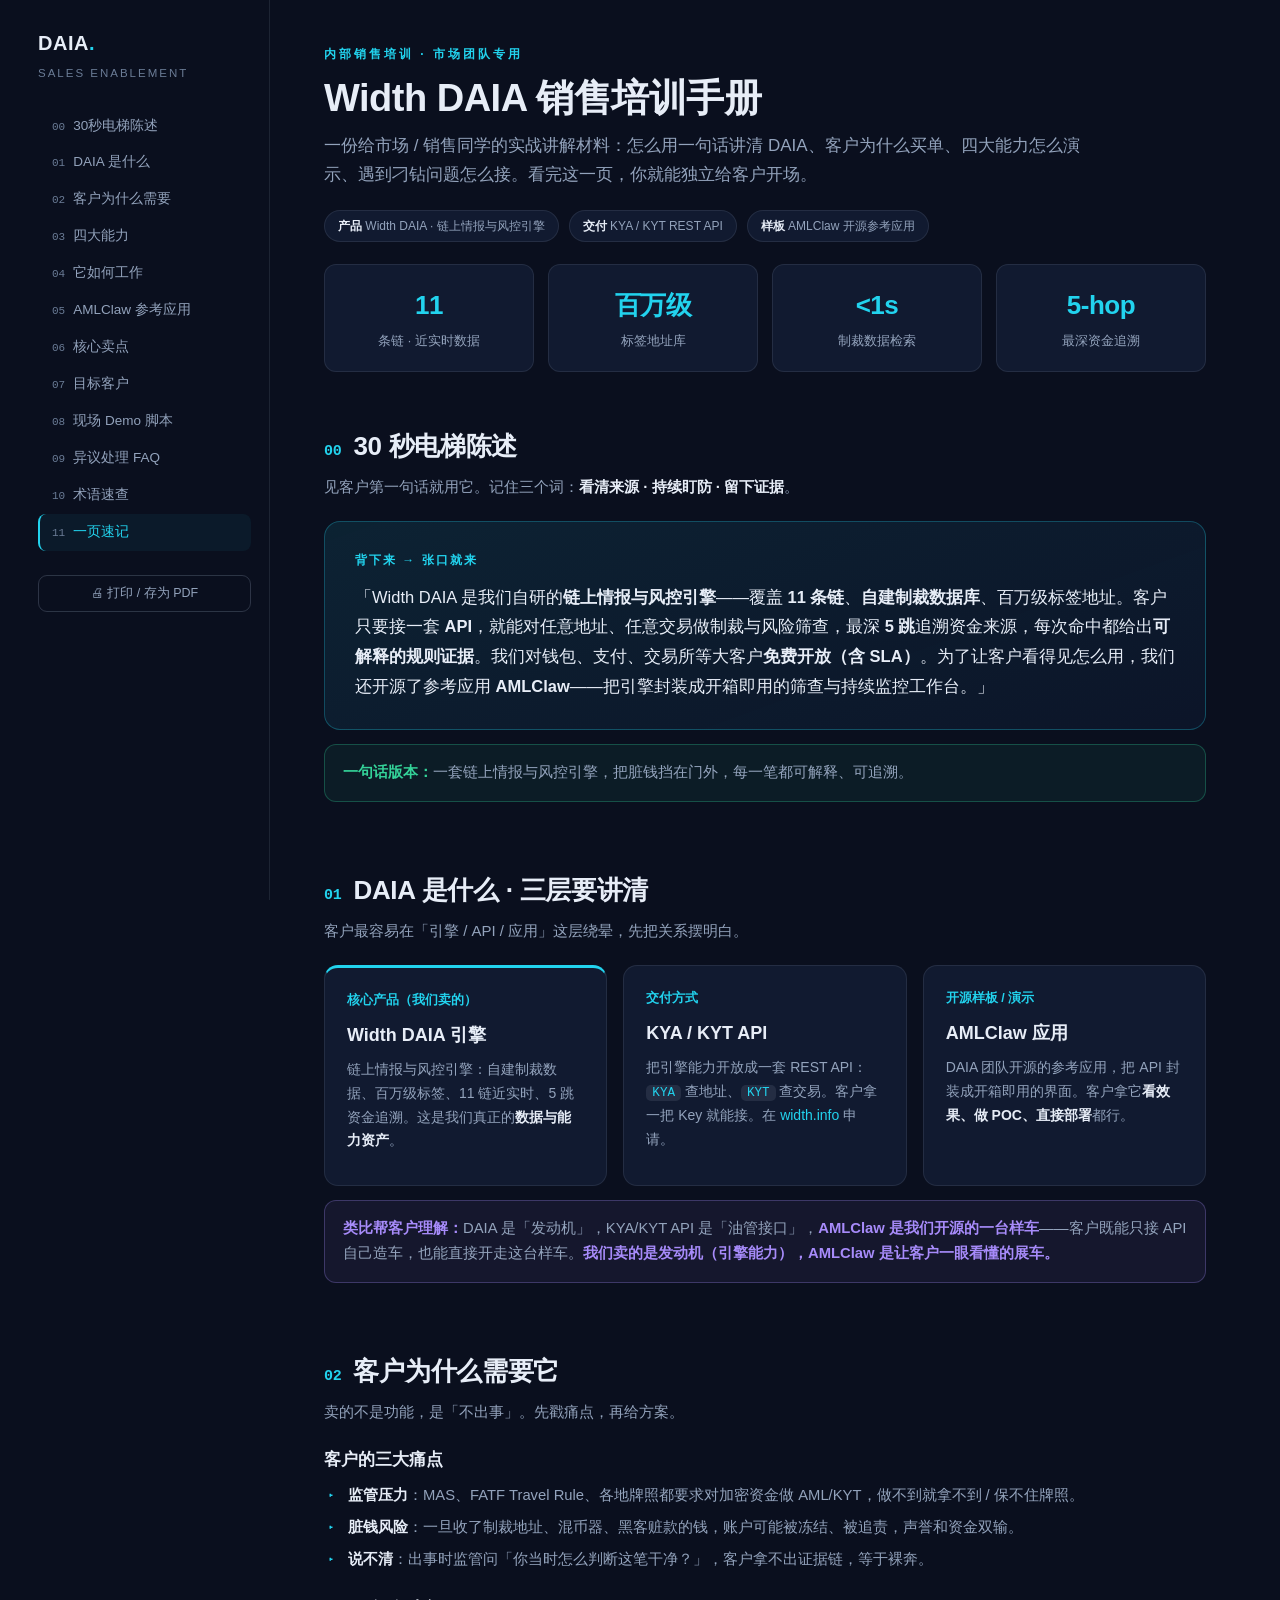
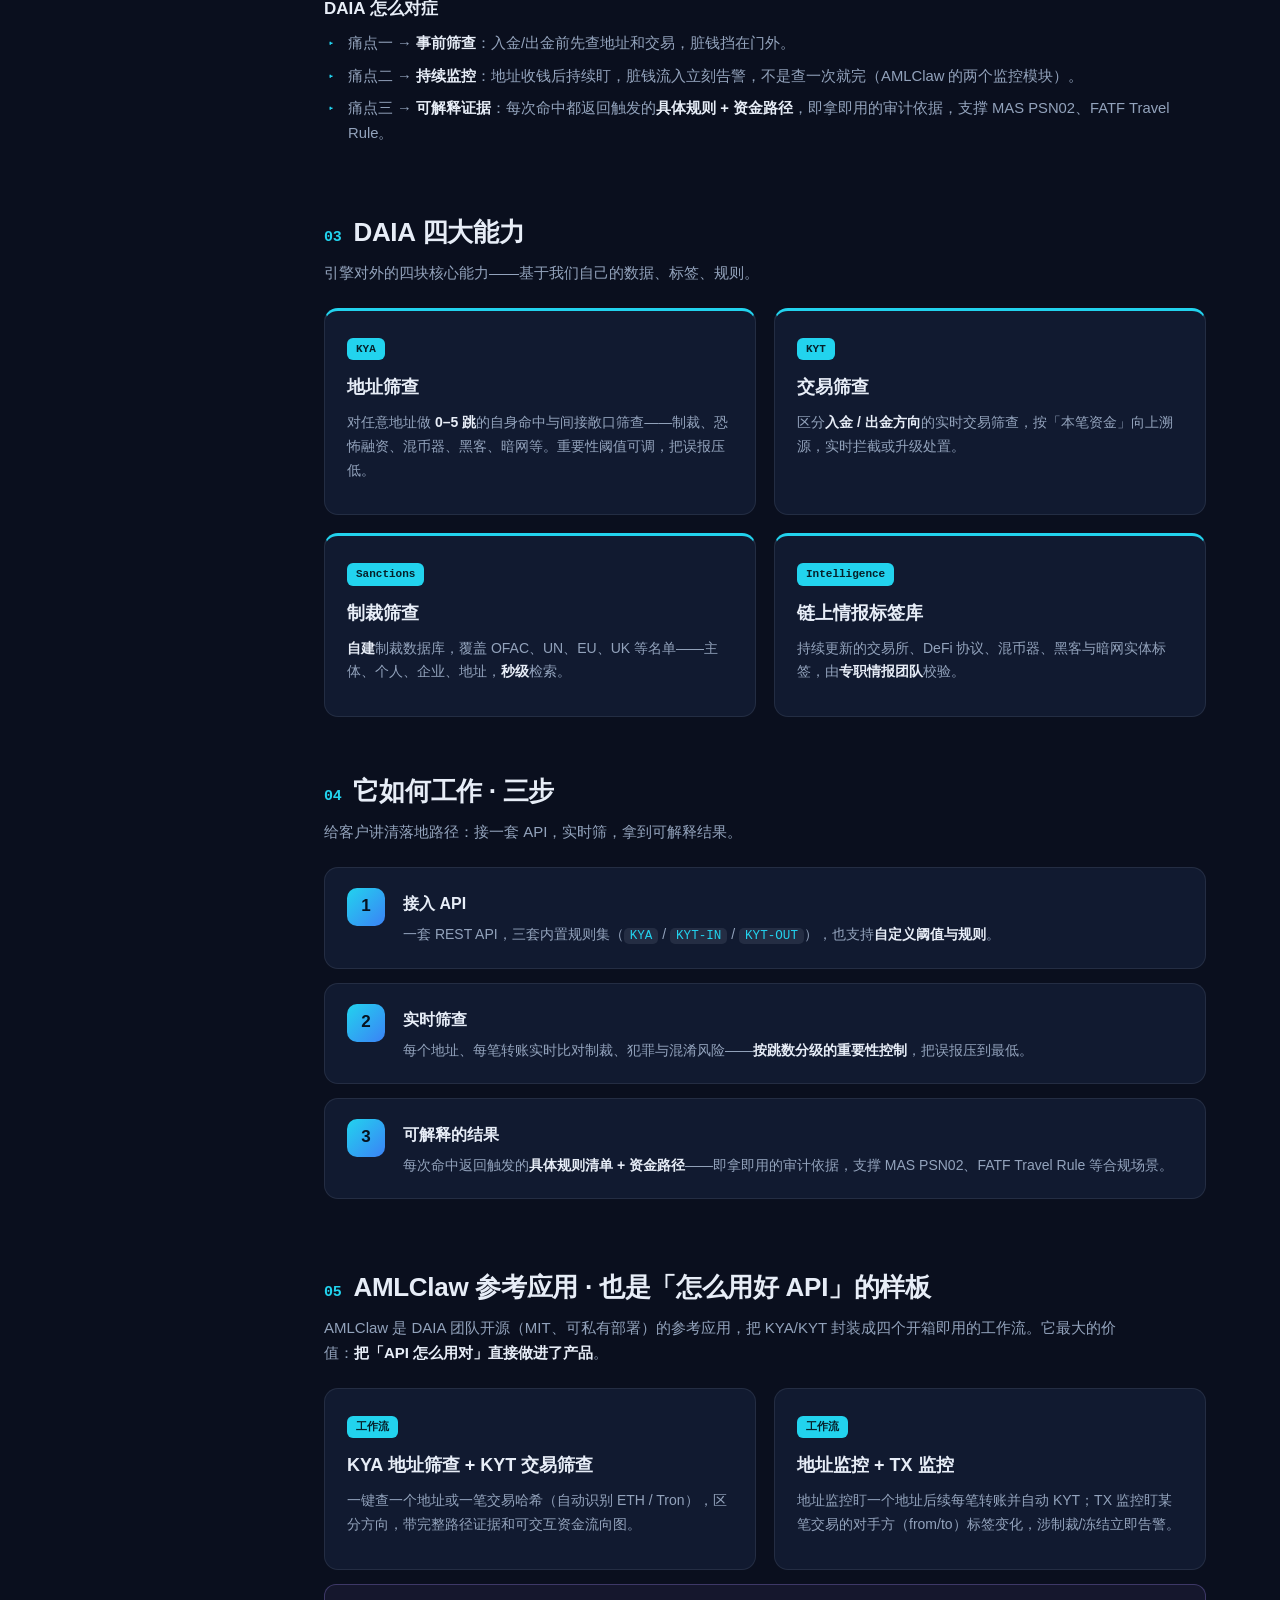
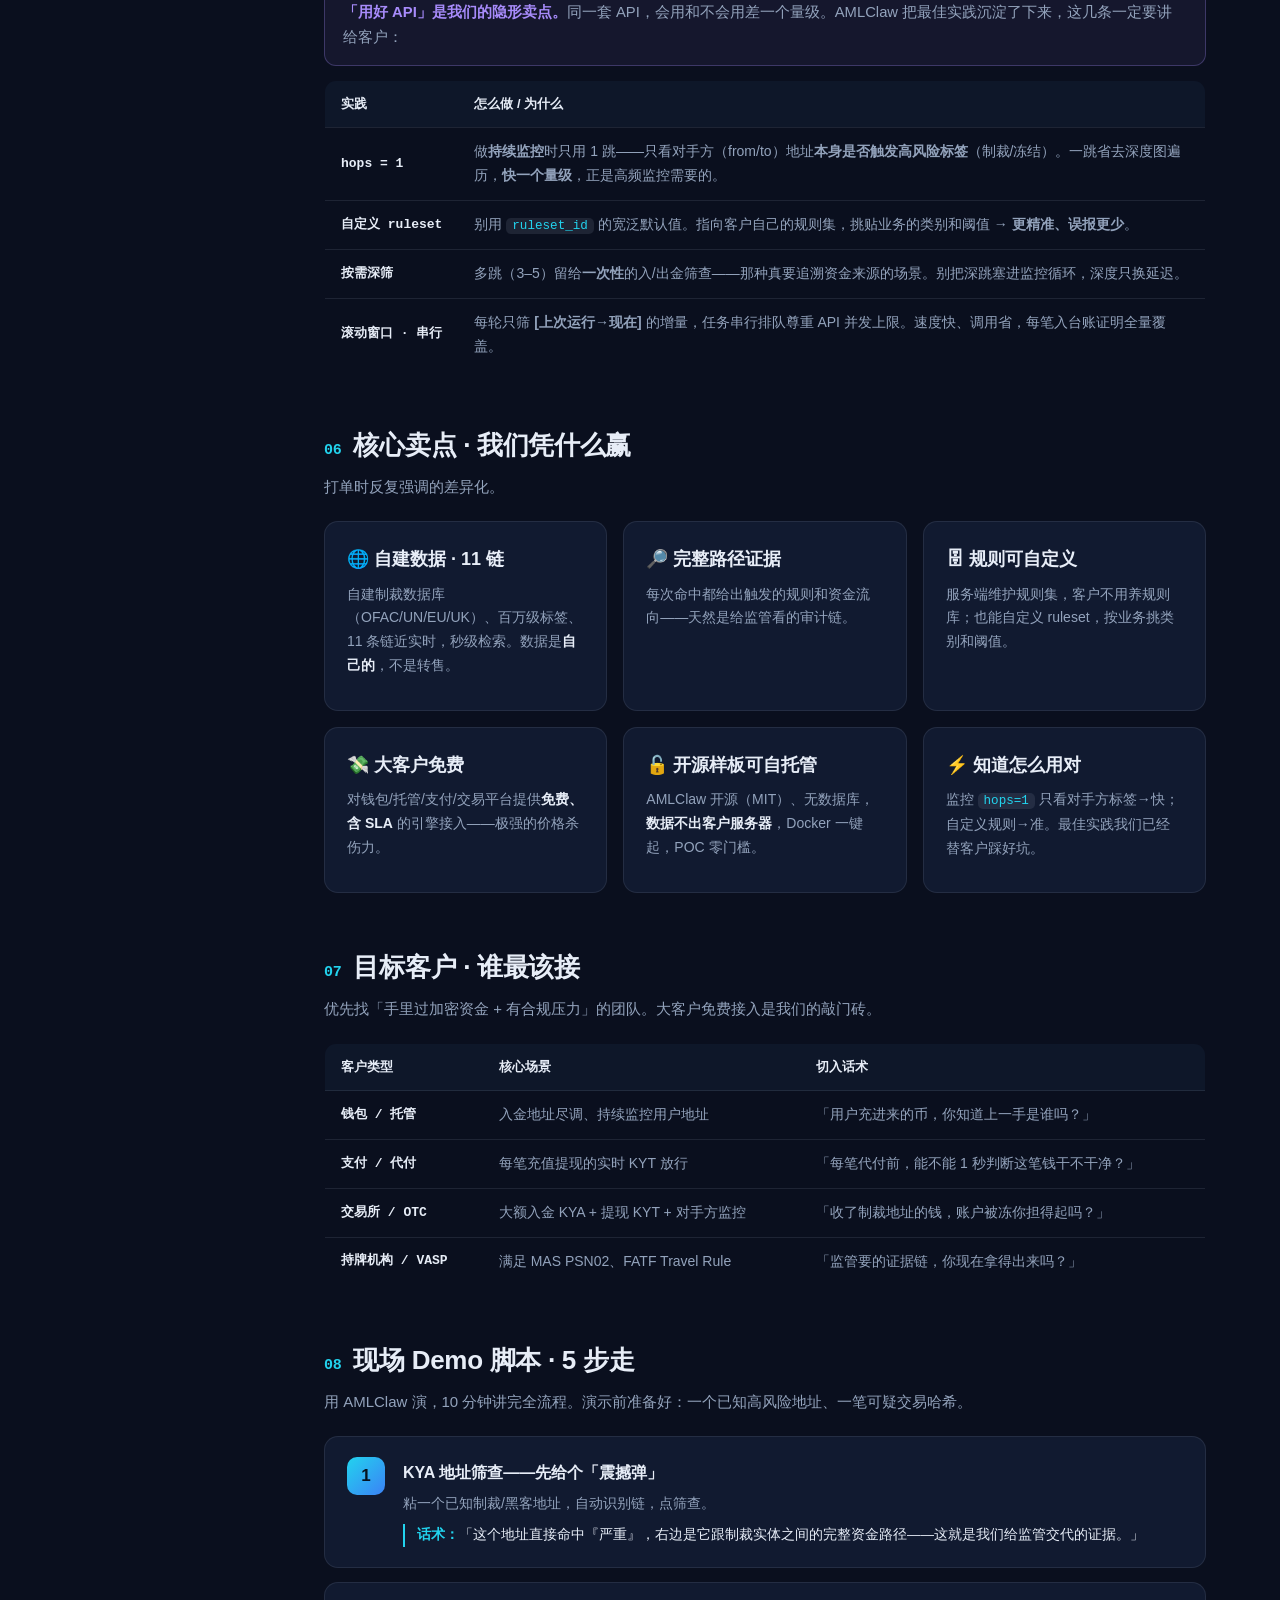
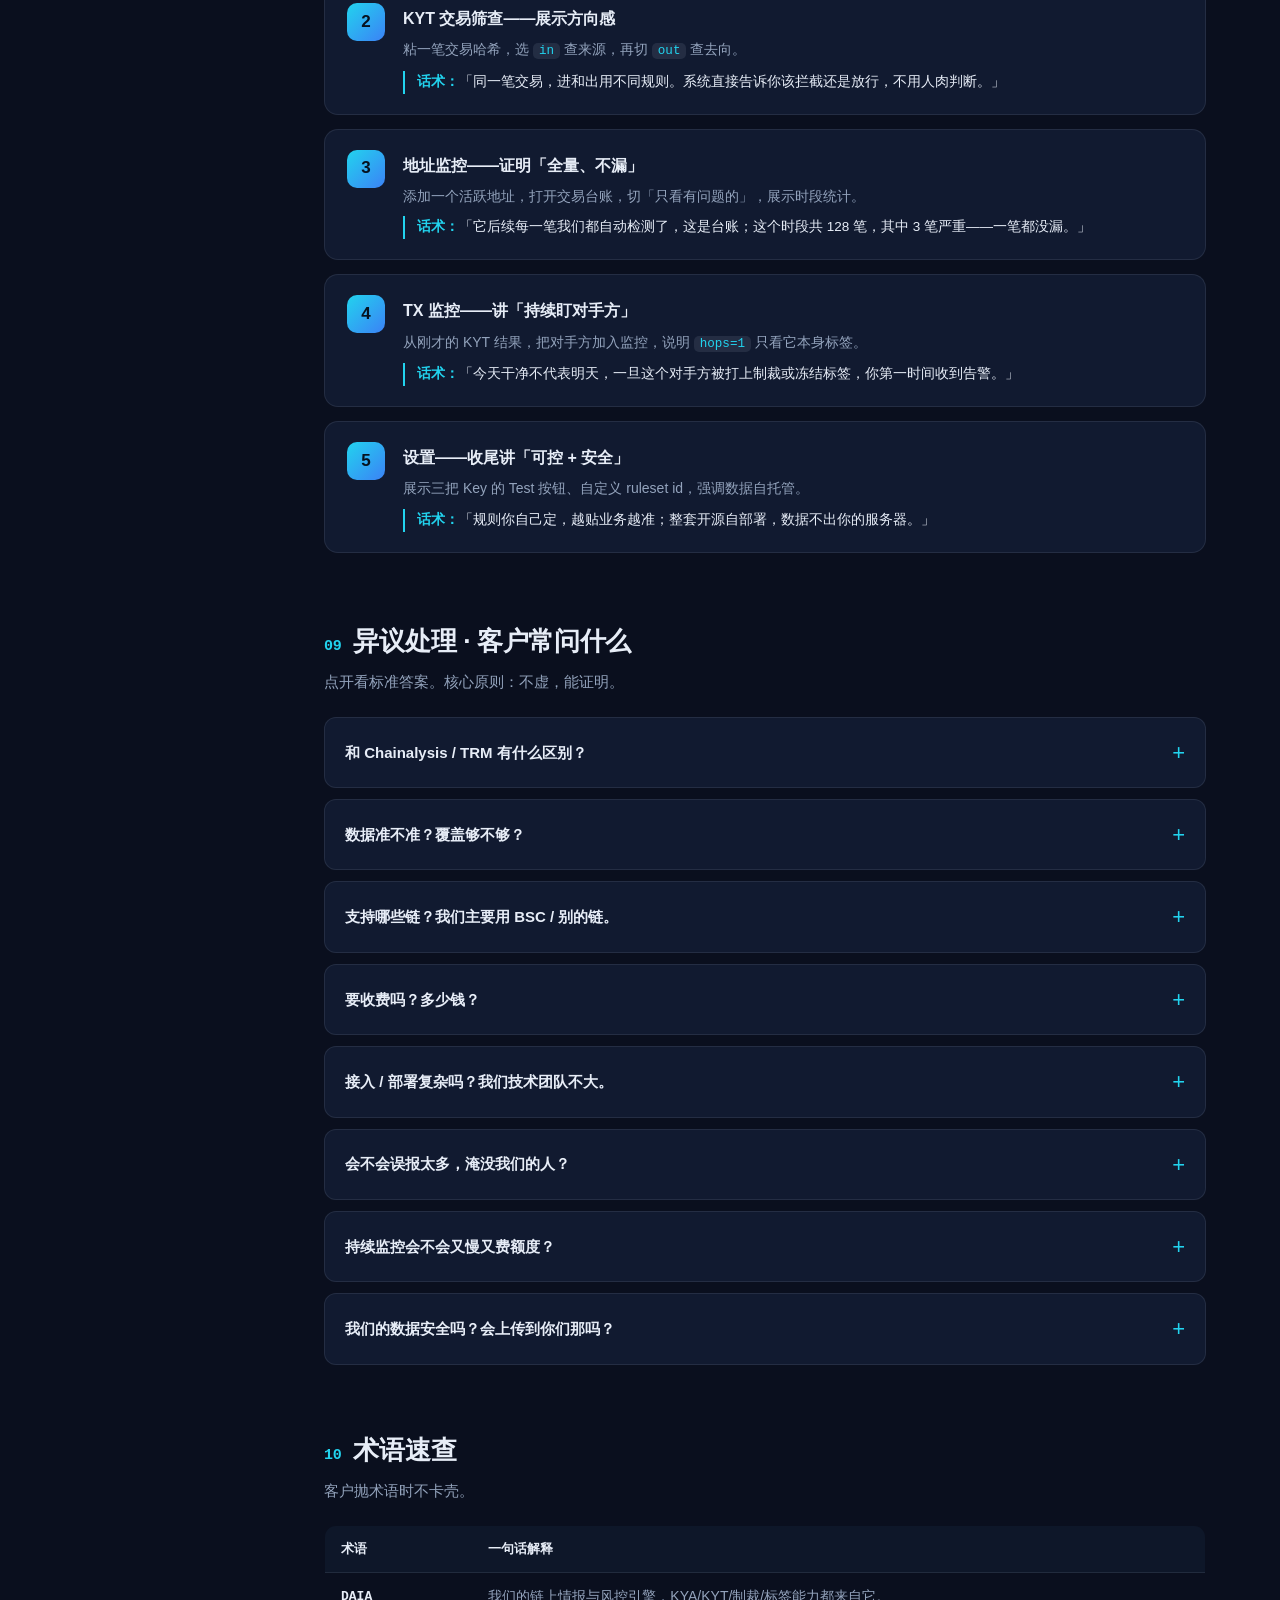
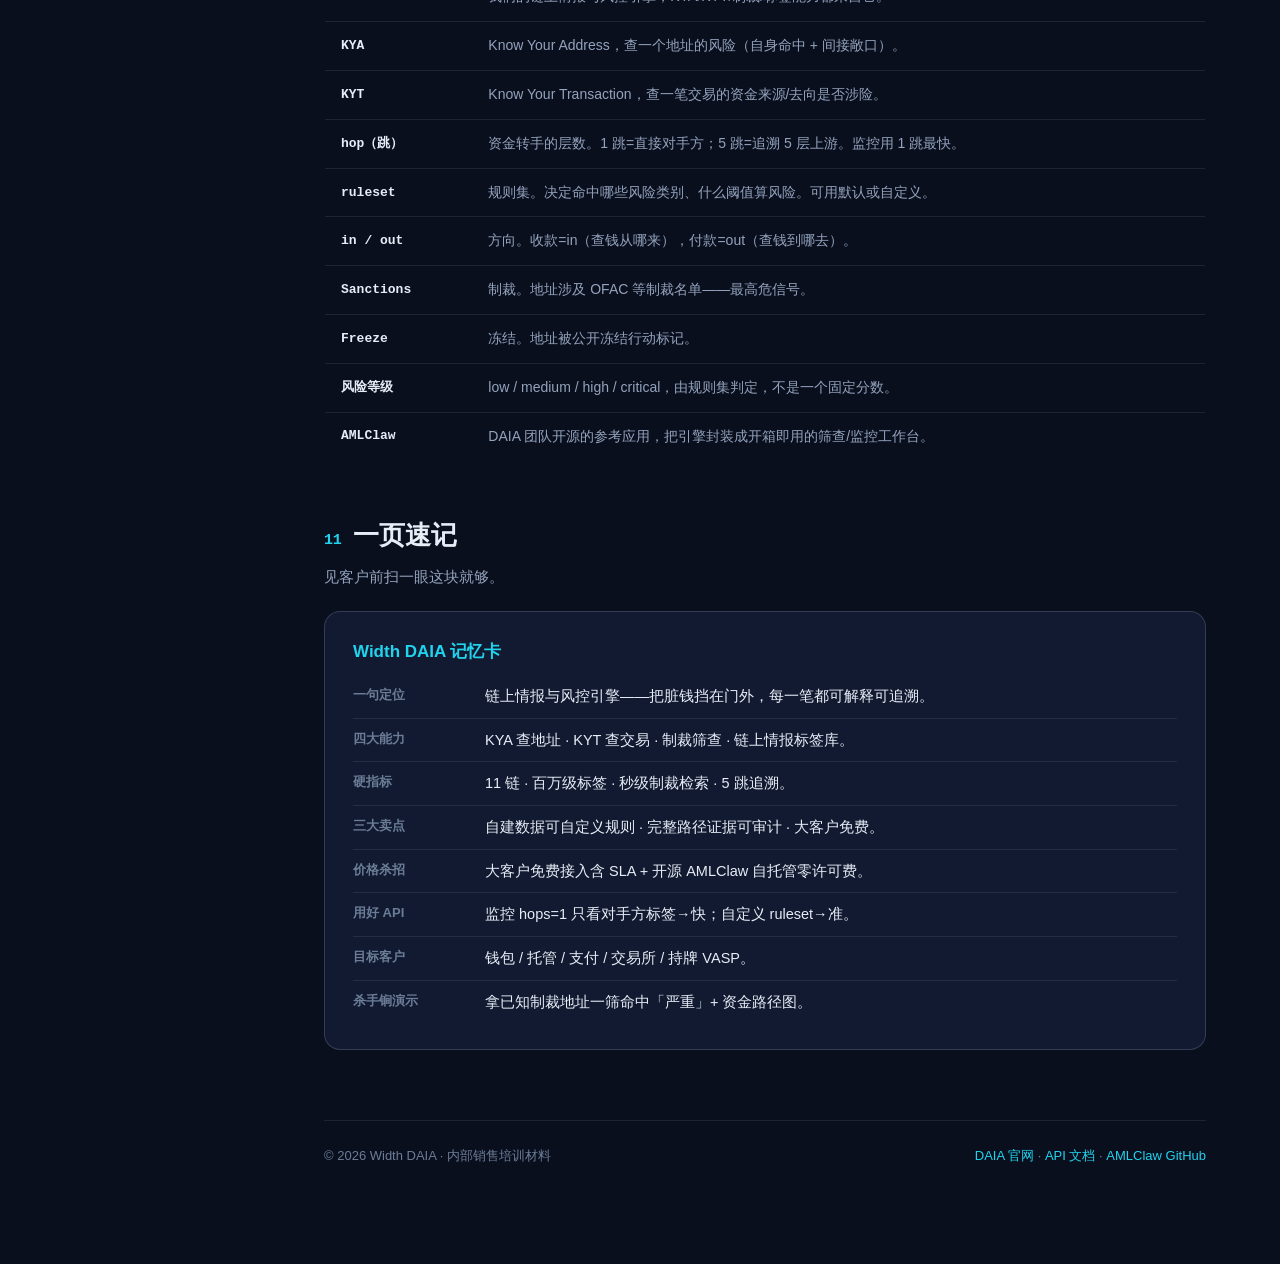
<file: training.html>
<!DOCTYPE html>
<html lang="zh-CN">
<head>
<meta charset="UTF-8">
<meta name="viewport" content="width=device-width, initial-scale=1.0">
<title>Width DAIA 销售培训手册 · Sales Enablement</title>
<meta name="description" content="Width DAIA 销售培训手册：链上情报与风控引擎的定位、四大能力、工作方式、AMLClaw 参考应用、核心卖点、目标客户、现场 Demo 脚本、异议处理与话术、术语速查。">
<link rel="icon" href="data:image/svg+xml,<svg xmlns='http://www.w3.org/2000/svg' viewBox='0 0 100 100'><rect width='100' height='100' rx='20' fill='%230a0f1e'/><text x='50' y='68' font-size='52' text-anchor='middle' fill='%2322d3ee' font-family='Arial' font-weight='bold'>D</text></svg>">
<style>
:root{
  --bg:#0a0f1e; --bg-alt:#0d1526; --panel:#111a30; --panel-2:#0e1729;
  --border:rgba(148,163,184,.14); --border-strong:rgba(148,163,184,.26);
  --text:#e7edf7; --muted:#93a3bc; --muted-2:#6b7c96;
  --accent:#22d3ee; --accent-2:#3b82f6;
  --green:#34d399; --amber:#fbbf24; --red:#f87171; --violet:#a78bfa;
  --radius:14px; --mono:ui-monospace,SFMono-Regular,Menlo,"Roboto Mono",monospace;
}
*{margin:0;padding:0;box-sizing:border-box}
html{scroll-behavior:smooth}
body{
  background:var(--bg);color:var(--text);line-height:1.7;
  font-family:-apple-system,BlinkMacSystemFont,"Segoe UI",Roboto,"PingFang SC","Hiragino Sans GB","Microsoft YaHei",sans-serif;
  -webkit-font-smoothing:antialiased;
}
a{color:var(--accent);text-decoration:none}
.wrap{display:grid;grid-template-columns:250px 1fr;max-width:1240px;margin:0 auto;gap:0}

/* ===== Sidebar ===== */
.side{
  position:sticky;top:0;height:100vh;overflow-y:auto;padding:26px 18px 40px;
  border-right:1px solid var(--border);background:rgba(10,15,30,.6);
}
.side .brand{font-size:20px;font-weight:800;letter-spacing:.5px;margin-bottom:4px}
.side .brand span{color:var(--accent)}
.side .brand-sub{font-size:11.5px;color:var(--muted-2);letter-spacing:2px;text-transform:uppercase;margin-bottom:24px}
.toc a{display:block;color:var(--muted);font-size:13.5px;padding:7px 12px;border-radius:8px;border-left:2px solid transparent;transition:.15s}
.toc a:hover{color:var(--text);background:rgba(255,255,255,.03)}
.toc a.active{color:var(--accent);border-left-color:var(--accent);background:rgba(34,211,238,.06)}
.toc .num{color:var(--muted-2);font-family:var(--mono);font-size:11px;margin-right:8px}
.side .print-btn{
  margin-top:24px;width:100%;background:transparent;border:1px solid var(--border-strong);color:var(--muted);
  padding:9px;border-radius:9px;font-size:12.5px;cursor:pointer;transition:.15s;
}
.side .print-btn:hover{border-color:var(--accent);color:var(--accent)}

/* ===== Main ===== */
.main{padding:44px 54px 100px;min-width:0}
.kicker{color:var(--accent);font-size:12px;font-weight:700;letter-spacing:3px;text-transform:uppercase}
h1{font-size:38px;font-weight:800;letter-spacing:-.5px;margin:12px 0 10px;line-height:1.2}
.lede{color:var(--muted);font-size:17px;max-width:760px}
.meta-row{display:flex;gap:10px;flex-wrap:wrap;margin-top:20px}
.chip{font-size:12px;color:var(--muted);background:var(--panel);border:1px solid var(--border);border-radius:999px;padding:5px 13px}
.chip b{color:var(--text)}

section{padding-top:52px;scroll-margin-top:20px}
h2{font-size:26px;font-weight:800;letter-spacing:-.3px;margin-bottom:6px;display:flex;align-items:baseline;gap:12px}
h2 .h-num{font-family:var(--mono);font-size:15px;color:var(--accent);font-weight:700}
.sec-sub{color:var(--muted);font-size:15px;margin-bottom:22px;max-width:820px}
h3{font-size:17px;font-weight:700;margin:22px 0 8px}
p{color:var(--muted);font-size:14.8px;margin-bottom:10px}
p strong,li strong{color:var(--text)}
ul{margin:6px 0 12px 4px;list-style:none}
li{color:var(--muted);font-size:14.8px;padding-left:20px;position:relative;margin-bottom:7px}
li::before{content:"▸";position:absolute;left:0;color:var(--accent);font-size:12px;top:2px}

/* stats strip */
.stats{display:grid;grid-template-columns:repeat(4,1fr);gap:14px;margin-top:22px}
.stat{background:var(--panel);border:1px solid var(--border);border-radius:12px;padding:18px 14px;text-align:center}
.stat .n{font-size:26px;font-weight:800;color:var(--accent);letter-spacing:-.5px}
.stat .l{font-size:12.5px;color:var(--muted);margin-top:4px}

/* pitch box */
.pitch{
  background:linear-gradient(160deg,rgba(34,211,238,.10),rgba(59,130,246,.05));
  border:1px solid rgba(34,211,238,.28);border-radius:16px;padding:28px 30px;margin-top:8px;
}
.pitch .q{font-size:12px;letter-spacing:2px;color:var(--accent);font-weight:700;text-transform:uppercase;margin-bottom:12px}
.pitch p{font-size:16.5px;color:var(--text);line-height:1.8;margin:0}

/* cards */
.grid2{display:grid;grid-template-columns:1fr 1fr;gap:18px;margin-top:8px}
.grid3{display:grid;grid-template-columns:repeat(3,1fr);gap:16px;margin-top:8px}
.card{background:var(--panel);border:1px solid var(--border);border-radius:var(--radius);padding:22px 22px}
.card.feat{border-top:3px solid var(--accent)}
.card .tag{display:inline-block;font-family:var(--mono);font-size:11px;font-weight:700;color:#06202a;background:var(--accent);padding:2px 9px;border-radius:6px;margin-bottom:12px}
.card h3{margin-top:0;font-size:18px}
.card .role{font-size:12.5px;color:var(--accent);font-weight:600;margin-bottom:8px}
.card p{font-size:14px}
.card .demo{margin-top:12px;padding-top:12px;border-top:1px dashed var(--border);font-size:13px;color:var(--muted-2)}
.card .demo b{color:var(--accent)}

/* steps */
.steps{counter-reset:s;margin-top:8px}
.stepc{display:flex;gap:18px;background:var(--panel);border:1px solid var(--border);border-radius:var(--radius);padding:20px 22px;margin-bottom:14px}
.stepc .n{counter-increment:s;flex-shrink:0;width:38px;height:38px;border-radius:10px;background:linear-gradient(135deg,var(--accent),var(--accent-2));color:#06121f;font-weight:800;font-size:17px;display:flex;align-items:center;justify-content:center}
.stepc .n::before{content:counter(s)}
.stepc h3{margin:2px 0 6px;font-size:16px}
.stepc p{margin:0;font-size:14px}
.stepc .say{margin-top:8px;font-size:13.5px;color:var(--text);border-left:2px solid var(--accent);padding-left:12px}
.stepc .say b{color:var(--accent);font-weight:600}

/* faq */
details{background:var(--panel);border:1px solid var(--border);border-radius:12px;margin-bottom:11px;overflow:hidden}
details[open]{border-color:var(--border-strong)}
summary{cursor:pointer;padding:16px 20px;font-weight:700;font-size:15px;color:var(--text);list-style:none;display:flex;justify-content:space-between;gap:14px;align-items:center}
summary::-webkit-details-marker{display:none}
summary::after{content:"+";color:var(--accent);font-size:22px;font-weight:400;flex-shrink:0}
details[open] summary::after{content:"–"}
details .a{padding:0 20px 18px;color:var(--muted);font-size:14.5px}
details .a strong{color:var(--text)}

/* table */
.tbl{width:100%;border-collapse:collapse;margin-top:8px;font-size:14px;overflow:hidden;border-radius:12px;border:1px solid var(--border)}
.tbl th,.tbl td{text-align:left;padding:12px 16px;border-bottom:1px solid var(--border)}
.tbl th{background:var(--panel-2);color:var(--text);font-weight:700;font-size:13px}
.tbl td{color:var(--muted)}
.tbl td:first-child{color:var(--text);font-weight:600;white-space:nowrap;font-family:var(--mono);font-size:13px}
.tbl tr:last-child td{border-bottom:0}

/* callouts */
.note{border-radius:12px;padding:15px 18px;font-size:14px;margin:14px 0;border:1px solid}
.note.tip{background:rgba(52,211,153,.07);border-color:rgba(52,211,153,.28)}
.note.tip b{color:var(--green)}
.note.warn{background:rgba(251,191,36,.07);border-color:rgba(251,191,36,.28)}
.note.warn b{color:var(--amber)}
.note.key{background:rgba(167,139,250,.07);border-color:rgba(167,139,250,.28)}
.note.key b{color:var(--violet)}
.note p{margin:0;color:var(--muted)}
code{font-family:var(--mono);font-size:.9em;background:rgba(148,163,184,.14);padding:1px 6px;border-radius:5px;color:var(--accent)}

/* cheat */
.cheat{background:var(--panel);border:1px solid var(--border-strong);border-radius:16px;padding:26px 28px;margin-top:8px}
.cheat h3{margin-top:0;color:var(--accent)}
.cheat .row{display:flex;gap:12px;padding:9px 0;border-bottom:1px solid var(--border);font-size:14.5px}
.cheat .row:last-child{border-bottom:0}
.cheat .row .k{flex-shrink:0;width:120px;color:var(--muted-2);font-size:13px;font-weight:600}
.cheat .row .v{color:var(--text)}

.foot{margin-top:70px;padding-top:24px;border-top:1px solid var(--border);color:var(--muted-2);font-size:13px;display:flex;justify-content:space-between;flex-wrap:wrap;gap:10px}

@media(max-width:960px){
  .wrap{grid-template-columns:1fr}
  .side{display:none}
  .main{padding:30px 22px 70px}
  .grid2,.grid3{grid-template-columns:1fr}
  .stats{grid-template-columns:repeat(2,1fr)}
  h1{font-size:30px}
}
@media print{
  .side,.print-btn{display:none}
  body{background:#fff;color:#111}
  .wrap{grid-template-columns:1fr}
  section{page-break-inside:avoid}
}
</style>
</head>
<body>
<div class="wrap">

  <!-- ============ SIDEBAR ============ -->
  <aside class="side">
    <div class="brand">DAIA<span>.</span></div>
    <div class="brand-sub">Sales Enablement</div>
    <nav class="toc" id="toc">
      <a href="#pitch"><span class="num">00</span>30秒电梯陈述</a>
      <a href="#what"><span class="num">01</span>DAIA 是什么</a>
      <a href="#why"><span class="num">02</span>客户为什么需要</a>
      <a href="#caps"><span class="num">03</span>四大能力</a>
      <a href="#how"><span class="num">04</span>它如何工作</a>
      <a href="#amlclaw"><span class="num">05</span>AMLClaw 参考应用</a>
      <a href="#edge"><span class="num">06</span>核心卖点</a>
      <a href="#who"><span class="num">07</span>目标客户</a>
      <a href="#demo"><span class="num">08</span>现场 Demo 脚本</a>
      <a href="#faq"><span class="num">09</span>异议处理 FAQ</a>
      <a href="#glossary"><span class="num">10</span>术语速查</a>
      <a href="#cheat"><span class="num">11</span>一页速记</a>
    </nav>
    <button class="print-btn" onclick="window.print()">🖨 打印 / 存为 PDF</button>
  </aside>

  <!-- ============ MAIN ============ -->
  <main class="main">

    <header>
      <p class="kicker">内部销售培训 · 市场团队专用</p>
      <h1>Width DAIA 销售培训手册</h1>
      <p class="lede">一份给市场 / 销售同学的实战讲解材料：怎么用一句话讲清 DAIA、客户为什么买单、四大能力怎么演示、遇到刁钻问题怎么接。看完这一页，你就能独立给客户开场。</p>
      <div class="meta-row">
        <span class="chip"><b>产品</b> Width DAIA · 链上情报与风控引擎</span>
        <span class="chip"><b>交付</b> KYA / KYT REST API</span>
        <span class="chip"><b>样板</b> AMLClaw 开源参考应用</span>
      </div>
      <div class="stats">
        <div class="stat"><div class="n">11</div><div class="l">条链 · 近实时数据</div></div>
        <div class="stat"><div class="n">百万级</div><div class="l">标签地址库</div></div>
        <div class="stat"><div class="n">&lt;1s</div><div class="l">制裁数据检索</div></div>
        <div class="stat"><div class="n">5-hop</div><div class="l">最深资金追溯</div></div>
      </div>
    </header>

    <!-- 00 PITCH -->
    <section id="pitch">
      <h2><span class="h-num">00</span>30 秒电梯陈述</h2>
      <p class="sec-sub">见客户第一句话就用它。记住三个词：<strong>看清来源 · 持续盯防 · 留下证据</strong>。</p>
      <div class="pitch">
        <div class="q">背下来 → 张口就来</div>
        <p>「Width DAIA 是我们自研的<strong>链上情报与风控引擎</strong>——覆盖 <strong>11 条链</strong>、<strong>自建制裁数据库</strong>、百万级标签地址。客户只要接一套 <strong>API</strong>，就能对任意地址、任意交易做制裁与风险筛查，最深 <strong>5 跳</strong>追溯资金来源，每次命中都给出<strong>可解释的规则证据</strong>。我们对钱包、支付、交易所等大客户<strong>免费开放（含 SLA）</strong>。为了让客户看得见怎么用，我们还开源了参考应用 <strong>AMLClaw</strong>——把引擎封装成开箱即用的筛查与持续监控工作台。」</p>
      </div>
      <div class="note tip"><p><b>一句话版本：</b>一套链上情报与风控引擎，把脏钱挡在门外，每一笔都可解释、可追溯。</p></div>
    </section>

    <!-- 01 WHAT -->
    <section id="what">
      <h2><span class="h-num">01</span>DAIA 是什么 · 三层要讲清</h2>
      <p class="sec-sub">客户最容易在「引擎 / API / 应用」这层绕晕，先把关系摆明白。</p>
      <div class="grid3">
        <div class="card feat">
          <div class="role">核心产品（我们卖的）</div>
          <h3>Width DAIA 引擎</h3>
          <p>链上情报与风控引擎：自建制裁数据、百万级标签、11 链近实时、5 跳资金追溯。这是我们真正的<strong>数据与能力资产</strong>。</p>
        </div>
        <div class="card">
          <div class="role">交付方式</div>
          <h3>KYA / KYT API</h3>
          <p>把引擎能力开放成一套 REST API：<code>KYA</code> 查地址、<code>KYT</code> 查交易。客户拿一把 Key 就能接。在 <a href="https://width.info" target="_blank" rel="noopener">width.info</a> 申请。</p>
        </div>
        <div class="card">
          <div class="role">开源样板 / 演示</div>
          <h3>AMLClaw 应用</h3>
          <p>DAIA 团队开源的参考应用，把 API 封装成开箱即用的界面。客户拿它<strong>看效果、做 POC、直接部署</strong>都行。</p>
        </div>
      </div>
      <div class="note key"><p><b>类比帮客户理解：</b>DAIA 是「发动机」，KYA/KYT API 是「油管接口」，<b>AMLClaw 是我们开源的一台样车</b>——客户既能只接 API 自己造车，也能直接开走这台样车。<b>我们卖的是发动机（引擎能力），AMLClaw 是让客户一眼看懂的展车。</b></p></div>
    </section>

    <!-- 02 WHY -->
    <section id="why">
      <h2><span class="h-num">02</span>客户为什么需要它</h2>
      <p class="sec-sub">卖的不是功能，是「不出事」。先戳痛点，再给方案。</p>
      <h3>客户的三大痛点</h3>
      <ul>
        <li><strong>监管压力</strong>：MAS、FATF Travel Rule、各地牌照都要求对加密资金做 AML/KYT，做不到就拿不到 / 保不住牌照。</li>
        <li><strong>脏钱风险</strong>：一旦收了制裁地址、混币器、黑客赃款的钱，账户可能被冻结、被追责，声誉和资金双输。</li>
        <li><strong>说不清</strong>：出事时监管问「你当时怎么判断这笔干净？」，客户拿不出证据链，等于裸奔。</li>
      </ul>
      <h3>DAIA 怎么对症</h3>
      <ul>
        <li>痛点一 → <strong>事前筛查</strong>：入金/出金前先查地址和交易，脏钱挡在门外。</li>
        <li>痛点二 → <strong>持续监控</strong>：地址收钱后持续盯，脏钱流入立刻告警，不是查一次就完（AMLClaw 的两个监控模块）。</li>
        <li>痛点三 → <strong>可解释证据</strong>：每次命中都返回触发的<strong>具体规则 + 资金路径</strong>，即拿即用的审计依据，支撑 MAS PSN02、FATF Travel Rule。</li>
      </ul>
    </section>

    <!-- 03 CAPABILITIES -->
    <section id="caps">
      <h2><span class="h-num">03</span>DAIA 四大能力</h2>
      <p class="sec-sub">引擎对外的四块核心能力——基于我们自己的数据、标签、规则。</p>
      <div class="grid2">
        <div class="card feat">
          <span class="tag">KYA</span>
          <h3>地址筛查</h3>
          <p>对任意地址做 <strong>0–5 跳</strong>的自身命中与间接敞口筛查——制裁、恐怖融资、混币器、黑客、暗网等。重要性阈值可调，把误报压低。</p>
        </div>
        <div class="card feat">
          <span class="tag">KYT</span>
          <h3>交易筛查</h3>
          <p>区分<strong>入金 / 出金方向</strong>的实时交易筛查，按「本笔资金」向上溯源，实时拦截或升级处置。</p>
        </div>
        <div class="card feat">
          <span class="tag">Sanctions</span>
          <h3>制裁筛查</h3>
          <p><strong>自建</strong>制裁数据库，覆盖 OFAC、UN、EU、UK 等名单——主体、个人、企业、地址，<strong>秒级</strong>检索。</p>
        </div>
        <div class="card feat">
          <span class="tag">Intelligence</span>
          <h3>链上情报标签库</h3>
          <p>持续更新的交易所、DeFi 协议、混币器、黑客与暗网实体标签，由<strong>专职情报团队</strong>校验。</p>
        </div>
      </div>
    </section>

    <!-- 04 HOW -->
    <section id="how">
      <h2><span class="h-num">04</span>它如何工作 · 三步</h2>
      <p class="sec-sub">给客户讲清落地路径：接一套 API，实时筛，拿到可解释结果。</p>
      <div class="steps">
        <div class="stepc"><div class="n"></div><div>
          <h3>接入 API</h3>
          <p>一套 REST API，三套内置规则集（<code>KYA</code> / <code>KYT-IN</code> / <code>KYT-OUT</code>），也支持<strong>自定义阈值与规则</strong>。</p>
        </div></div>
        <div class="stepc"><div class="n"></div><div>
          <h3>实时筛查</h3>
          <p>每个地址、每笔转账实时比对制裁、犯罪与混淆风险——<strong>按跳数分级的重要性控制</strong>，把误报压到最低。</p>
        </div></div>
        <div class="stepc"><div class="n"></div><div>
          <h3>可解释的结果</h3>
          <p>每次命中返回触发的<strong>具体规则清单 + 资金路径</strong>——即拿即用的审计依据，支撑 MAS PSN02、FATF Travel Rule 等合规场景。</p>
        </div></div>
      </div>
    </section>

    <!-- 05 AMLCLAW -->
    <section id="amlclaw">
      <h2><span class="h-num">05</span>AMLClaw 参考应用 · 也是「怎么用好 API」的样板</h2>
      <p class="sec-sub">AMLClaw 是 DAIA 团队开源（MIT、可私有部署）的参考应用，把 KYA/KYT 封装成四个开箱即用的工作流。它最大的价值：<strong>把「API 怎么用对」直接做进了产品</strong>。</p>
      <div class="grid2">
        <div class="card">
          <span class="tag">工作流</span>
          <h3>KYA 地址筛查 + KYT 交易筛查</h3>
          <p>一键查一个地址或一笔交易哈希（自动识别 ETH / Tron），区分方向，带完整路径证据和可交互资金流向图。</p>
        </div>
        <div class="card">
          <span class="tag">工作流</span>
          <h3>地址监控 + TX 监控</h3>
          <p>地址监控盯一个地址后续每笔转账并自动 KYT；TX 监控盯某笔交易的对手方（from/to）标签变化，涉制裁/冻结立即告警。</p>
        </div>
      </div>

      <div class="note key"><p><b>「用好 API」是我们的隐形卖点。</b>同一套 API，会用和不会用差一个量级。AMLClaw 把最佳实践沉淀了下来，这几条一定要讲给客户：</p></div>
      <table class="tbl">
        <tr><th>实践</th><th>怎么做 / 为什么</th></tr>
        <tr><td>hops = 1</td><td>做<strong>持续监控</strong>时只用 1 跳——只看对手方（from/to）地址<strong>本身是否触发高风险标签</strong>（制裁/冻结）。一跳省去深度图遍历，<strong>快一个量级</strong>，正是高频监控需要的。</td></tr>
        <tr><td>自定义 ruleset</td><td>别用 <code>ruleset_id</code> 的宽泛默认值。指向客户自己的规则集，挑贴业务的类别和阈值 → <strong>更精准、误报更少</strong>。</td></tr>
        <tr><td>按需深筛</td><td>多跳（3–5）留给<strong>一次性</strong>的入/出金筛查——那种真要追溯资金来源的场景。别把深跳塞进监控循环，深度只换延迟。</td></tr>
        <tr><td>滚动窗口 · 串行</td><td>每轮只筛 <strong>[上次运行→现在]</strong> 的增量，任务串行排队尊重 API 并发上限。速度快、调用省，每笔入台账证明全量覆盖。</td></tr>
      </table>
    </section>

    <!-- 06 EDGE -->
    <section id="edge">
      <h2><span class="h-num">06</span>核心卖点 · 我们凭什么赢</h2>
      <p class="sec-sub">打单时反复强调的差异化。</p>
      <div class="grid3">
        <div class="card"><h3>🌐 自建数据 · 11 链</h3><p>自建制裁数据库（OFAC/UN/EU/UK）、百万级标签、11 条链近实时，秒级检索。数据是<strong>自己的</strong>，不是转售。</p></div>
        <div class="card"><h3>🔎 完整路径证据</h3><p>每次命中都给出触发的规则和资金流向——天然是给监管看的审计链。</p></div>
        <div class="card"><h3>🗄 规则可自定义</h3><p>服务端维护规则集，客户不用养规则库；也能自定义 ruleset，按业务挑类别和阈值。</p></div>
        <div class="card"><h3>💸 大客户免费</h3><p>对钱包/托管/支付/交易平台提供<strong>免费、含 SLA</strong> 的引擎接入——极强的价格杀伤力。</p></div>
        <div class="card"><h3>🔓 开源样板可自托管</h3><p>AMLClaw 开源（MIT）、无数据库，<strong>数据不出客户服务器</strong>，Docker 一键起，POC 零门槛。</p></div>
        <div class="card"><h3>⚡ 知道怎么用对</h3><p>监控 <code>hops=1</code> 只看对手方标签→快；自定义规则→准。最佳实践我们已经替客户踩好坑。</p></div>
      </div>
    </section>

    <!-- 07 WHO -->
    <section id="who">
      <h2><span class="h-num">07</span>目标客户 · 谁最该接</h2>
      <p class="sec-sub">优先找「手里过加密资金 + 有合规压力」的团队。大客户免费接入是我们的敲门砖。</p>
      <table class="tbl">
        <tr><th>客户类型</th><th>核心场景</th><th>切入话术</th></tr>
        <tr><td>钱包 / 托管</td><td>入金地址尽调、持续监控用户地址</td><td>「用户充进来的币，你知道上一手是谁吗？」</td></tr>
        <tr><td>支付 / 代付</td><td>每笔充值提现的实时 KYT 放行</td><td>「每笔代付前，能不能 1 秒判断这笔钱干不干净？」</td></tr>
        <tr><td>交易所 / OTC</td><td>大额入金 KYA + 提现 KYT + 对手方监控</td><td>「收了制裁地址的钱，账户被冻你担得起吗？」</td></tr>
        <tr><td>持牌机构 / VASP</td><td>满足 MAS PSN02、FATF Travel Rule</td><td>「监管要的证据链，你现在拿得出来吗？」</td></tr>
      </table>
    </section>

    <!-- 08 DEMO -->
    <section id="demo">
      <h2><span class="h-num">08</span>现场 Demo 脚本 · 5 步走</h2>
      <p class="sec-sub">用 AMLClaw 演，10 分钟讲完全流程。演示前准备好：一个已知高风险地址、一笔可疑交易哈希。</p>
      <div class="steps">
        <div class="stepc"><div class="n"></div><div>
          <h3>KYA 地址筛查——先给个「震撼弹」</h3>
          <p>粘一个已知制裁/黑客地址，自动识别链，点筛查。</p>
          <p class="say"><b>话术：</b>「这个地址直接命中『严重』，右边是它跟制裁实体之间的完整资金路径——这就是我们给监管交代的证据。」</p>
        </div></div>
        <div class="stepc"><div class="n"></div><div>
          <h3>KYT 交易筛查——展示方向感</h3>
          <p>粘一笔交易哈希，选 <code>in</code> 查来源，再切 <code>out</code> 查去向。</p>
          <p class="say"><b>话术：</b>「同一笔交易，进和出用不同规则。系统直接告诉你该拦截还是放行，不用人肉判断。」</p>
        </div></div>
        <div class="stepc"><div class="n"></div><div>
          <h3>地址监控——证明「全量、不漏」</h3>
          <p>添加一个活跃地址，打开交易台账，切「只看有问题的」，展示时段统计。</p>
          <p class="say"><b>话术：</b>「它后续每一笔我们都自动检测了，这是台账；这个时段共 128 笔，其中 3 笔严重——一笔都没漏。」</p>
        </div></div>
        <div class="stepc"><div class="n"></div><div>
          <h3>TX 监控——讲「持续盯对手方」</h3>
          <p>从刚才的 KYT 结果，把对手方加入监控，说明 <code>hops=1</code> 只看它本身标签。</p>
          <p class="say"><b>话术：</b>「今天干净不代表明天，一旦这个对手方被打上制裁或冻结标签，你第一时间收到告警。」</p>
        </div></div>
        <div class="stepc"><div class="n"></div><div>
          <h3>设置——收尾讲「可控 + 安全」</h3>
          <p>展示三把 Key 的 Test 按钮、自定义 ruleset id，强调数据自托管。</p>
          <p class="say"><b>话术：</b>「规则你自己定，越贴业务越准；整套开源自部署，数据不出你的服务器。」</p>
        </div></div>
      </div>
    </section>

    <!-- 09 FAQ -->
    <section id="faq">
      <h2><span class="h-num">09</span>异议处理 · 客户常问什么</h2>
      <p class="sec-sub">点开看标准答案。核心原则：不虚，能证明。</p>

      <details><summary>和 Chainalysis / TRM 有什么区别？</summary>
        <div class="a">我们<strong>自建</strong>制裁数据与标签库、覆盖 <strong>11 条链</strong>，规则<strong>可自定义</strong>；参考应用 AMLClaw <strong>开源、可私有部署，数据不出客户服务器</strong>——Chainalysis 是黑盒 SaaS、数据要上云、价格高。再加上我们对大客户<strong>免费接入</strong>，性价比是碾压级的。</div>
      </details>
      <details><summary>数据准不准？覆盖够不够？</summary>
        <div class="a">自建制裁数据库覆盖 <strong>OFAC / UN / EU / UK</strong> 等名单，<strong>百万级</strong>标签地址，由专职情报团队持续校验，<strong>秒级</strong>检索、11 链近实时。演示时直接拿已知制裁地址命中给客户看，比嘴说管用。</div>
      </details>
      <details><summary>支持哪些链？我们主要用 BSC / 别的链。</summary>
        <div class="a">引擎侧覆盖 <strong>11 条链</strong>近实时；参考应用 AMLClaw 目前演示 <strong>ETH（USDT+USDC）和 Tron（USDT）</strong>，地址/哈希<strong>自动识别链</strong>，<strong>BSC 等可扩展</strong>。客户强需求某条链，记录下来我们评估排期。</div>
      </details>
      <details><summary>要收费吗？多少钱？</summary>
        <div class="a">对钱包、托管、支付、交易平台等大客户，Width 提供<strong>免费、含 SLA 保障</strong>的引擎接入；参考应用 AMLClaw <strong>开源免费</strong>。落地几乎没有软件许可费——这是我们最强的临门一脚。具体商务政策以公司口径为准。</div>
      </details>
      <details><summary>接入 / 部署复杂吗？我们技术团队不大。</summary>
        <div class="a">API 一套 REST 接口，三套内置规则集，拿 Key 即用。想快速看效果就直接部署开源的 AMLClaw：<strong>无数据库</strong>、<code>docker compose up</code> 一键起，设置页有 Test 按钮当场验 Key 通不通。</div>
      </details>
      <details><summary>会不会误报太多，淹没我们的人？</summary>
        <div class="a">三招压误报：① 用<strong>自定义 ruleset</strong> 只保留相关风险类别和阈值；② 入金出金用<strong>不同方向规则</strong>；③ 按跳数分级的<strong>重要性控制</strong>。持续监控还用 <code>hops=1</code> 只看对手方本身标签，风险按严重度排序，先看最该看的。</div>
      </details>
      <details><summary>持续监控会不会又慢又费额度？</summary>
        <div class="a">不会。监控用 <code>hops=1</code>（只查对手方地址本身标签）、每轮只筛 <strong>[上次运行→现在]</strong> 增量、任务<strong>串行</strong>排队尊重 API 并发上限。速度快、调用省，专为高频场景设计。</div>
      </details>
      <details><summary>我们的数据安全吗？会上传到你们那吗？</summary>
        <div class="a">用开源的 AMLClaw <strong>自托管</strong>，数据留在客户自己服务器；无数据库，API Key 只存本地、响应里还脱敏。除了调用 DAIA/Etherscan/TronGrid 这几个必要 API，<strong>不外发</strong>任何数据。</div>
      </details>
    </section>

    <!-- 10 GLOSSARY -->
    <section id="glossary">
      <h2><span class="h-num">10</span>术语速查</h2>
      <p class="sec-sub">客户抛术语时不卡壳。</p>
      <table class="tbl">
        <tr><th>术语</th><th>一句话解释</th></tr>
        <tr><td>DAIA</td><td>我们的链上情报与风控引擎，KYA/KYT/制裁/标签能力都来自它。</td></tr>
        <tr><td>KYA</td><td>Know Your Address，查一个地址的风险（自身命中 + 间接敞口）。</td></tr>
        <tr><td>KYT</td><td>Know Your Transaction，查一笔交易的资金来源/去向是否涉险。</td></tr>
        <tr><td>hop（跳）</td><td>资金转手的层数。1 跳=直接对手方；5 跳=追溯 5 层上游。监控用 1 跳最快。</td></tr>
        <tr><td>ruleset</td><td>规则集。决定命中哪些风险类别、什么阈值算风险。可用默认或自定义。</td></tr>
        <tr><td>in / out</td><td>方向。收款=in（查钱从哪来），付款=out（查钱到哪去）。</td></tr>
        <tr><td>Sanctions</td><td>制裁。地址涉及 OFAC 等制裁名单——最高危信号。</td></tr>
        <tr><td>Freeze</td><td>冻结。地址被公开冻结行动标记。</td></tr>
        <tr><td>风险等级</td><td>low / medium / high / critical，由规则集判定，不是一个固定分数。</td></tr>
        <tr><td>AMLClaw</td><td>DAIA 团队开源的参考应用，把引擎封装成开箱即用的筛查/监控工作台。</td></tr>
      </table>
    </section>

    <!-- 11 CHEAT -->
    <section id="cheat">
      <h2><span class="h-num">11</span>一页速记</h2>
      <p class="sec-sub">见客户前扫一眼这块就够。</p>
      <div class="cheat">
        <h3>Width DAIA 记忆卡</h3>
        <div class="row"><div class="k">一句定位</div><div class="v">链上情报与风控引擎——把脏钱挡在门外，每一笔都可解释可追溯。</div></div>
        <div class="row"><div class="k">四大能力</div><div class="v">KYA 查地址 · KYT 查交易 · 制裁筛查 · 链上情报标签库。</div></div>
        <div class="row"><div class="k">硬指标</div><div class="v">11 链 · 百万级标签 · 秒级制裁检索 · 5 跳追溯。</div></div>
        <div class="row"><div class="k">三大卖点</div><div class="v">自建数据可自定义规则 · 完整路径证据可审计 · 大客户免费。</div></div>
        <div class="row"><div class="k">价格杀招</div><div class="v">大客户免费接入含 SLA + 开源 AMLClaw 自托管零许可费。</div></div>
        <div class="row"><div class="k">用好 API</div><div class="v">监控 hops=1 只看对手方标签→快；自定义 ruleset→准。</div></div>
        <div class="row"><div class="k">目标客户</div><div class="v">钱包 / 托管 / 支付 / 交易所 / 持牌 VASP。</div></div>
        <div class="row"><div class="k">杀手锏演示</div><div class="v">拿已知制裁地址一筛命中「严重」+ 资金路径图。</div></div>
      </div>
    </section>

    <div class="foot">
      <span>© 2026 Width DAIA · 内部销售培训材料</span>
      <span><a href="index.html">DAIA 官网</a> · <a href="https://width.info/api-reference" target="_blank" rel="noopener">API 文档</a> · <a href="https://github.com/amlclaw/amlclaw.com" target="_blank" rel="noopener">AMLClaw GitHub</a></span>
    </div>

  </main>
</div>

<script>
// active TOC highlight
(function(){
  var links=[].slice.call(document.querySelectorAll('#toc a'));
  var map={}; links.forEach(function(a){map[a.getAttribute('href').slice(1)]=a;});
  var obs=new IntersectionObserver(function(entries){
    entries.forEach(function(e){
      if(e.isIntersecting){
        links.forEach(function(l){l.classList.remove('active');});
        if(map[e.target.id]) map[e.target.id].classList.add('active');
      }
    });
  },{rootMargin:'-20% 0px -70% 0px'});
  document.querySelectorAll('section[id]').forEach(function(s){obs.observe(s);});
})();
</script>
</body>
</html>
</file>
<file: style.css>
/* ============ DART site ============ */
:root {
  --bg: #0a0f1e;
  --bg-alt: #0d1526;
  --panel: #111a30;
  --panel-2: #0e1729;
  --border: rgba(148, 163, 184, 0.14);
  --border-strong: rgba(148, 163, 184, 0.28);
  --text: #e7edf7;
  --muted: #93a3bc;
  --muted-2: #6b7c96;
  --accent: #22d3ee;
  --accent-2: #3b82f6;
  --glow: rgba(34, 211, 238, 0.14);
  --green: #34d399;
  --amber: #fbbf24;
  --red: #f87171;
  --violet: #a78bfa;
  --radius: 14px;
  --mono: ui-monospace, SFMono-Regular, Menlo, "Roboto Mono", monospace;
}

* { margin: 0; padding: 0; box-sizing: border-box; }

html { scroll-behavior: smooth; }

body {
  background: var(--bg);
  color: var(--text);
  font-family: -apple-system, BlinkMacSystemFont, "Segoe UI", Roboto, "PingFang SC", "Hiragino Sans GB", "Microsoft YaHei", sans-serif;
  line-height: 1.6;
  -webkit-font-smoothing: antialiased;
}

.container { max-width: 1080px; margin: 0 auto; padding: 0 24px; }

a { color: var(--accent); text-decoration: none; }

/* ============ Nav ============ */
.nav {
  position: sticky; top: 0; z-index: 50;
  background: rgba(10, 15, 30, 0.82);
  backdrop-filter: blur(12px);
  border-bottom: 1px solid var(--border);
}
.nav-inner { display: flex; align-items: center; gap: 28px; height: 64px; }
.brand {
  font-size: 22px; font-weight: 800; letter-spacing: 1px; color: var(--text);
}
.brand-dot { color: var(--accent); }
.nav-links { display: flex; gap: 20px; flex: 1; }
.nav-links a { color: var(--muted); font-size: 14px; transition: color .15s; }
.nav-links a:hover { color: var(--text); }
.nav-right { display: flex; align-items: center; gap: 14px; }

.lang-toggle {
  display: flex; border: 1px solid var(--border); border-radius: 8px; overflow: hidden;
}
.lang-btn {
  background: transparent; color: var(--muted); border: 0; padding: 5px 10px;
  font-size: 13px; cursor: pointer; transition: all .15s;
}
.lang-btn.active { background: var(--accent); color: #06202a; font-weight: 700; }

/* ============ Buttons ============ */
.btn {
  display: inline-block; border-radius: 10px; font-weight: 600; font-size: 15px;
  padding: 12px 22px; transition: all .18s; border: 1px solid transparent;
}
.btn-primary {
  background: linear-gradient(135deg, var(--accent), var(--accent-2));
  color: #06121f;
  box-shadow: 0 0 24px var(--glow);
}
.btn-primary:hover { transform: translateY(-1px); box-shadow: 0 0 36px rgba(34, 211, 238, 0.28); }
.btn-ghost {
  color: var(--text); border-color: var(--border); background: rgba(255,255,255,0.02);
}
.btn-ghost:hover { border-color: var(--accent); color: var(--accent); }
.btn-small { padding: 7px 14px; font-size: 13px; background: var(--accent); color: #06202a; border-radius: 8px; }
.btn-ghost.btn-small { background: transparent; color: var(--muted); border: 1px solid var(--border); }
.btn-ghost.btn-small:hover { border-color: var(--accent); color: var(--accent); }
.btn-small:hover { filter: brightness(1.1); }
.btn-lg { padding: 15px 30px; font-size: 16px; }

/* ============ Hero ============ */
.hero { position: relative; overflow: hidden; padding: 100px 0 84px; }
.hero-glow {
  position: absolute; top: -220px; left: 50%; transform: translateX(-50%);
  width: 900px; height: 520px; pointer-events: none;
  background: radial-gradient(ellipse at center, rgba(34,211,238,0.16), rgba(59,130,246,0.07) 55%, transparent 75%);
}
.hero::before {
  content: ""; position: absolute; inset: 0; pointer-events: none;
  background-image: linear-gradient(rgba(148,163,184,0.05) 1px, transparent 1px),
                    linear-gradient(90deg, rgba(148,163,184,0.05) 1px, transparent 1px);
  background-size: 48px 48px;
  mask-image: radial-gradient(ellipse 80% 60% at 50% 0%, black, transparent);
  -webkit-mask-image: radial-gradient(ellipse 80% 60% at 50% 0%, black, transparent);
}
.hero-inner { position: relative; text-align: center; }
.hero-kicker {
  color: var(--accent); font-size: 13px; font-weight: 700; letter-spacing: 3px; margin-bottom: 18px;
}
.hero-title { font-size: 52px; font-weight: 800; line-height: 1.15; letter-spacing: -0.5px; }
.hero-sub {
  max-width: 760px; margin: 22px auto 0; color: var(--muted); font-size: 18px;
}
.hero-actions { margin-top: 38px; display: flex; gap: 14px; justify-content: center; flex-wrap: wrap; }

/* hero fund-flow graph */
.hero-graph { margin-top: 48px; }
.hero-graph svg {
  width: 100%; max-width: 860px; height: auto;
  filter: drop-shadow(0 0 44px rgba(34, 211, 238, 0.09));
}
.hero-graph-caption {
  margin: 16px auto 0; max-width: 700px;
  color: var(--muted-2); font-size: 13.5px;
}

/* ============ Stats ============ */
.stats { border-top: 1px solid var(--border); border-bottom: 1px solid var(--border); background: var(--bg-alt); }
.stats-grid { display: grid; grid-template-columns: repeat(4, 1fr); }
.stat { text-align: center; padding: 34px 12px; }
.stat + .stat { border-left: 1px solid var(--border); }
.stat-num { font-size: 34px; font-weight: 800; color: var(--accent); letter-spacing: -0.5px; }
.stat-label { color: var(--muted); font-size: 13.5px; margin-top: 6px; }

/* ============ Sections ============ */
.section { padding: 90px 0; }
.section-alt { background: var(--bg-alt); border-top: 1px solid var(--border); border-bottom: 1px solid var(--border); }
.section-title { font-size: 34px; font-weight: 800; text-align: center; letter-spacing: -0.3px; }
.section-sub { text-align: center; color: var(--muted); max-width: 700px; margin: 14px auto 0; font-size: 16px; }

/* ============ Pipeline ============ */
.pipeline { display: flex; align-items: stretch; gap: 12px; margin-top: 48px; flex-wrap: wrap; justify-content: center; }
.pl-step {
  flex: 1 1 170px; max-width: 220px;
  background: var(--panel); border: 1px solid var(--border); border-radius: var(--radius);
  padding: 22px 20px; text-align: left;
}
.pl-step.pl-out { border-color: rgba(52, 211, 153, 0.4); background: rgba(52, 211, 153, 0.05); }
.pl-num {
  font-family: var(--mono); font-size: 11px; font-weight: 800;
  color: var(--accent); letter-spacing: 2px;
}
.pl-out .pl-num { color: var(--green); }
.pl-step h3 { font-size: 16px; margin: 10px 0 8px; }
.pl-step p { color: var(--muted); font-size: 13.5px; }
.pl-arrow { display: flex; align-items: center; color: var(--muted-2); font-size: 20px; flex-shrink: 0; }

/* ============ Two rulesets ============ */
.split { display: grid; grid-template-columns: 1fr 1fr; gap: 20px; margin-top: 48px; }
.rs-card {
  background: var(--panel); border: 1px solid var(--border); border-radius: var(--radius);
  padding: 30px 28px;
}
.rs-tag {
  display: inline-block;
  font-family: var(--mono); font-size: 11px; font-weight: 700; color: #06202a;
  background: var(--accent); padding: 3px 11px; border-radius: 6px; letter-spacing: 0.5px;
}
.rs-card h3 { font-size: 19px; margin: 16px 0 14px; line-height: 1.35; }
.rs-card ul { list-style: none; }
.rs-card li {
  color: var(--muted); font-size: 14.5px; padding-left: 18px;
  position: relative; margin-bottom: 10px;
}
.rs-card li::before { content: "▸"; position: absolute; left: 0; color: var(--accent); font-size: 12px; top: 2px; }

.key-note {
  margin-top: 24px; display: flex; gap: 18px; align-items: flex-start;
  background: rgba(167, 139, 250, 0.07); border: 1px solid rgba(167, 139, 250, 0.28);
  border-radius: var(--radius); padding: 20px 24px;
}
.key-note-tag {
  flex-shrink: 0; margin-top: 3px;
  font-family: var(--mono); font-size: 11px; font-weight: 800;
  color: #1c1330; background: var(--violet); padding: 3px 10px; border-radius: 6px; letter-spacing: 0.5px;
}
.key-note p { color: var(--muted); font-size: 14.5px; margin: 0; }

/* ============ Scoring tiers ============ */
.tiers { display: grid; grid-template-columns: repeat(4, 1fr); gap: 16px; margin-top: 48px; }
.tier {
  background: var(--panel); border: 1px solid var(--border); border-radius: var(--radius);
  padding: 26px 22px; border-top: 3px solid var(--muted-2);
}
.tier-score { font-family: var(--mono); font-size: 27px; font-weight: 800; color: var(--text); letter-spacing: -0.5px; }
.tier-verdict { font-size: 16px; font-weight: 700; margin: 10px 0 10px; }
.tier p { color: var(--muted); font-size: 13.5px; }
.tier-pass { border-top-color: var(--green); } .tier-pass .tier-verdict { color: var(--green); }
.tier-review { border-top-color: var(--amber); } .tier-review .tier-verdict { color: var(--amber); }
.tier-edd { border-top-color: #fb923c; } .tier-edd .tier-verdict { color: #fb923c; }
.tier-block { border-top-color: var(--red); } .tier-block .tier-verdict { color: var(--red); }

/* ============ Cards ============ */
.cards { display: grid; grid-template-columns: repeat(2, 1fr); gap: 20px; margin-top: 48px; }
.card {
  background: var(--panel); border: 1px solid var(--border); border-radius: var(--radius);
  padding: 30px 28px; transition: all .2s;
}
.card:hover { border-color: rgba(34,211,238,0.45); box-shadow: 0 0 30px rgba(34,211,238,0.08); transform: translateY(-2px); }
.card-icon { font-size: 26px; color: var(--accent); margin-bottom: 14px; }
.card h3 { font-size: 19px; margin-bottom: 10px; }
.card p { color: var(--muted); font-size: 14.5px; }
.card-cta { margin-top: 18px; }

/* ============ Free access ============ */
.free-box {
  text-align: center;
  background: linear-gradient(160deg, rgba(34,211,238,0.09), rgba(59,130,246,0.06));
  border: 1px solid rgba(34,211,238,0.28);
  border-radius: 20px;
  padding: 70px 40px;
  box-shadow: 0 0 60px rgba(34,211,238,0.06);
}
.free-title { font-size: 32px; font-weight: 800; }
.free-body { max-width: 680px; margin: 16px auto 32px; color: var(--muted); font-size: 16.5px; }

/* ============ Footer ============ */
.footer { border-top: 1px solid var(--border); padding: 28px 0; }
.footer-inner { display: flex; justify-content: center; gap: 10px; flex-wrap: wrap; color: var(--muted); font-size: 13.5px; }
.footer a { color: var(--muted); }
.footer a:hover { color: var(--accent); }
.footer-sep { opacity: .5; }

/* ============ Responsive ============ */
@media (max-width: 960px) {
  .pipeline .pl-arrow { display: none; }
  .pl-step { max-width: none; flex-basis: 220px; }
}
@media (max-width: 860px) {
  .hero-title { font-size: 36px; }
  .hero { padding: 72px 0 60px; }
  .cards { grid-template-columns: 1fr; }
  .split { grid-template-columns: 1fr; }
  .tiers { grid-template-columns: repeat(2, 1fr); }
  .stats-grid { grid-template-columns: repeat(2, 1fr); }
  .stat:nth-child(3) { border-left: 0; }
  .stat:nth-child(1), .stat:nth-child(2) { border-bottom: 1px solid var(--border); }
  .nav-links { display: none; }
  .key-note { flex-direction: column; }
}
@media (max-width: 520px) {
  .tiers { grid-template-columns: 1fr; }
}
</file>
